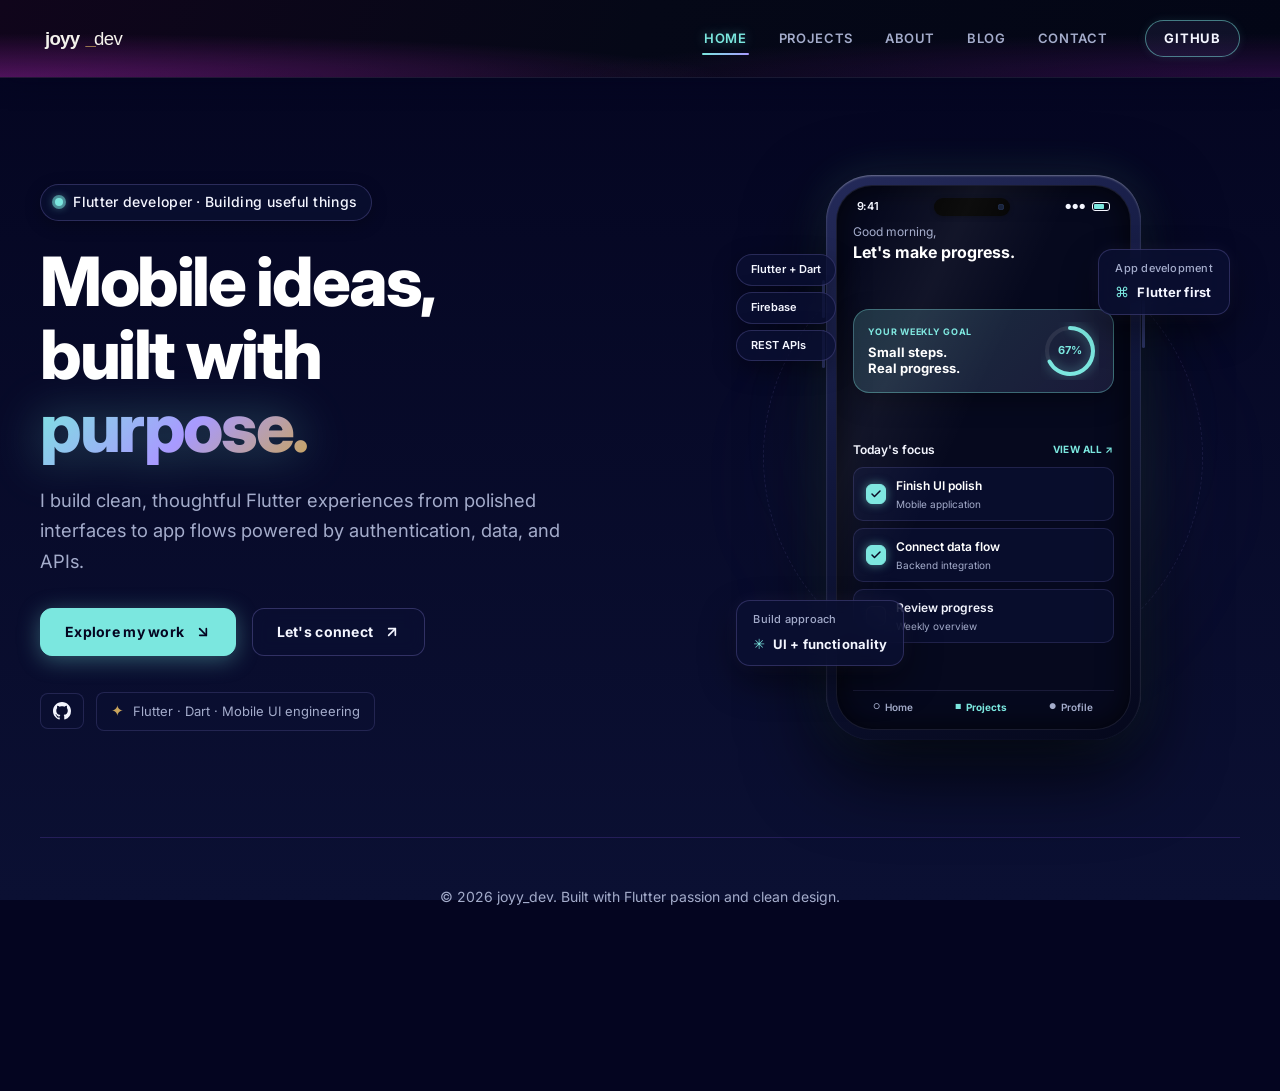
<file: index.html>
<!DOCTYPE html>
<html lang="en">
<head>
    <meta charset="UTF-8">
    <meta name="viewport" content="width=device-width, initial-scale=1.0">
    <title>joyy-dev · Flutter & Mobile UI Developer</title>
    <link rel="stylesheet" href="assets/css/style.css">
    <link rel="stylesheet" href="assets/css/responsive.css">
    <script src="assets/js/main.js" defer></script>
    <link rel="icon" href="favicon.svg" type="image/svg+xml"/>
</head>

<body>
    <a class="visually-hidden skip-link" href="#main">Skip to main content</a>

    <header class="topnav" id="header">
        <div class="wrapper topnav__wrapper">
            <a href="index.html" class="topnav__home" aria-label="joyy-dev homepage">
                <img src="assets/icons/joyy-dev-wordmark.svg" alt="joyy-dev logo" class="topnav__logo" width="150" height="34">
            </a>

            <!-- Mobile menu toggle button (hamburger / close) -->
            <button class="topnav__toggle" 
                    type="button" 
                    aria-label="Open navigation menu" 
                    aria-expanded="false" 
                    aria-controls="primary-nav">
                <span class="topnav__hamburger" aria-hidden="true">
                    <span class="topnav__hamburger-line"></span>
                    <span class="topnav__hamburger-line"></span>
                    <span class="topnav__hamburger-line"></span>
                </span>
            </button>

            <!-- Responsive Navigation -->
            <nav class="topnav__nav" id="primary-nav" aria-label="Primary navigation">
                <ul class="topnav_links">
                    <li class="topnav__item">
                        <a href="index.html" class="topnav__link topnav__link--active" aria-current="page">Home</a>
                    </li>
                    <li class="topnav__item">
                        <a href="projects/index.html" class="topnav__link">Projects</a>
                    </li>
                    <li class="topnav__item">
                        <a href="about.html" class="topnav__link">About</a>
                    </li>
                    <li class="topnav__item">
                        <a href="blog/index.html" class="topnav__link">Blog</a>
                    </li>
                    <li class="topnav__item">
                        <a href="contact.html" class="topnav__link">Contact</a>
                    </li>
                </ul>

                <div class="topnav__actions">
                    <a href="https://github.com/joyy-dev" target="_blank" rel="noopener noreferrer" class="topnav__cta">
                        Github
                    </a>
                </div>
            </nav>
        </div>

        <!-- Dimmed backdrop for mobile drawer -->
        <div class="topnav__backdrop" aria-hidden="true"></div>
    </header>

    <main id="main">
        <!-- Hero Section -->
        <section class="hero" id="home">
            <div class="wrapper hero__wrapper">
                
                <!-- Left: Hero Text & Actions -->
                <div class="hero__content">
                    
                    <!-- Availability / Role Status Badge -->
                    <div class="hero__badge">
                        <span class="hero__badge-pulse" aria-hidden="true">
                            <span class="hero__badge-dot"></span>
                        </span>
                        <span class="hero__badge-text">Flutter developer · Building useful things</span>
                    </div>

                    <!-- Main Heading -->
                    <h1 class="hero__title">
                        Mobile ideas,<br>
                        built with<br>
                        <span class="hero__title-gradient">purpose.</span>
                    </h1>

                    <!-- Lead Paragraph -->
                    <p class="hero__lead">
                        I build clean, thoughtful Flutter experiences from polished interfaces to app flows powered by authentication, data, and APIs.
                    </p>

                    <!-- Call To Action Buttons -->
                    <div class="hero__cta-group">
                        <a href="projects/index.html" class="hero__btn hero__btn--primary">
                            <span>Explore my work</span>
                            <svg class="hero__btn-icon" width="16" height="16" viewBox="0 0 24 24" fill="none" stroke="currentColor" stroke-width="2.5" stroke-linecap="round" stroke-linejoin="round" aria-hidden="true">
                                <line x1="7" y1="7" x2="17" y2="17"></line>
                                <polyline points="17 7 17 17 7 17"></polyline>
                            </svg>
                        </a>
                        <a href="contact.html" class="hero__btn hero__btn--secondary">
                            <span>Let's connect</span>
                            <svg class="hero__btn-icon" width="16" height="16" viewBox="0 0 24 24" fill="none" stroke="currentColor" stroke-width="2.5" stroke-linecap="round" stroke-linejoin="round" aria-hidden="true">
                                <line x1="7" y1="17" x2="17" y2="7"></line>
                                <polyline points="7 7 17 7 17 17"></polyline>
                            </svg>
                        </a>
                    </div>

                    <!-- Tech Stack / Experience Badges -->
                    <div class="hero__chips">
                        <a href="https://github.com/joyy-dev" target="_blank" rel="noopener noreferrer" class="hero__chip hero__chip--icon" aria-label="GitHub Profile">
                            <svg width="18" height="18" viewBox="0 0 24 24" fill="currentColor" aria-hidden="true"><path d="M12 0C5.37 0 0 5.37 0 12c0 5.31 3.435 9.795 8.205 11.385.6.105.825-.255.825-.57 0-.285-.015-1.23-.015-2.235-3.015.555-3.795-.735-4.035-1.41-.135-.345-.72-1.41-1.23-1.695-.42-.225-1.02-.78-.015-.795.945-.015 1.62.87 1.845 1.23 1.08 1.815 2.805 1.305 3.495.99.105-.78.42-1.305.765-1.605-2.67-.3-5.46-1.335-5.46-5.925 0-1.305.465-2.385 1.23-3.225-.12-.3-.54-1.53.12-3.18 0 0 1.005-.315 3.3 1.23.96-.27 1.98-.405 3-.405s2.04.135 3 .405c2.295-1.56 3.3-1.23 3.3-1.23.66 1.65.24 2.88.12 3.18.765.84 1.23 1.905 1.23 3.225 0 4.605-2.805 5.625-5.475 5.925.435.375.81 1.095.81 2.22 0 1.605-.015 2.895-.015 3.3 0 .315.225.69.825.57A12.02 12.02 0 0024 12c0-6.63-5.37-12-12-12z"/></svg>
                        </a>
                        <div class="hero__chip hero__chip--badge">
                            <span class="hero__chip-spark" aria-hidden="true">✦</span>
                            <span>Flutter · Dart · Mobile UI engineering</span>
                        </div>
                    </div>
                </div>

                <!-- Right: Animated 3D Phone Mockup & Floating Cards -->
                <div class="hero__visual" id="heroVisual">
                    
                    <!-- Ambient Cosmic Backlight Glow -->
                    <div class="hero__glow hero__glow--primary" aria-hidden="true"></div>
                    <div class="hero__glow hero__glow--secondary" aria-hidden="true"></div>
                    <div class="hero__orbit-ring" aria-hidden="true"></div>

                    <!-- Orbiting Badge: Stack Chips (Left) -->
                    <div class="hero__float-stack">
                        <span class="hero__pill">Flutter + Dart</span>
                        <span class="hero__pill">Firebase</span>
                        <span class="hero__pill">REST APIs</span>
                    </div>

                    <!-- Orbiting Card: Top Right (App Development) -->
                    <div class="hero__card hero__card--top-right">
                        <span class="hero__card-label">App development</span>
                        <div class="hero__card-content">
                            <span class="hero__card-icon" aria-hidden="true">⌘</span>
                            <span class="hero__card-text">Flutter first</span>
                        </div>
                    </div>

                    <!-- Orbiting Card: Bottom Left (Build Approach) -->
                    <div class="hero__card hero__card--bottom-left">
                        <span class="hero__card-label">Build approach</span>
                        <div class="hero__card-content">
                            <span class="hero__card-icon hero__card-icon--spin" aria-hidden="true">✳</span>
                            <span class="hero__card-text">UI + functionality</span>
                        </div>
                    </div>

                    <!-- Interactive Phone Mockup Chassis -->
                    <div class="mockup-phone" id="phoneMockup">
                        <!-- Outer hardware buttons -->
                        <div class="mockup-phone__btn mockup-phone__btn--vol-up" aria-hidden="true"></div>
                        <div class="mockup-phone__btn mockup-phone__btn--vol-down" aria-hidden="true"></div>
                        <div class="mockup-phone__btn mockup-phone__btn--power" aria-hidden="true"></div>

                        <!-- Phone Bezel & Screen -->
                        <div class="mockup-phone__screen">
                            
                            <!-- Screen Glass Glare Shimmer -->
                            <div class="mockup-phone__glare" aria-hidden="true"></div>

                            <!-- Dynamic Island & Status Bar -->
                            <div class="mockup-phone__status">
                                <span class="mockup-phone__time">9:41</span>
                                <div class="mockup-phone__island">
                                    <span class="mockup-phone__camera"></span>
                                </div>
                                <div class="mockup-phone__icons" aria-hidden="true">
                                    <span class="mockup-phone__signal">●●●</span>
                                    <div class="mockup-phone__battery">
                                        <div class="mockup-phone__battery-level"></div>
                                    </div>
                                </div>
                            </div>

                            <!-- Inside Phone App UI -->
                            <div class="mockup-app">
                                
                                <!-- Greeting & Header -->
                                <div class="mockup-app__header">
                                    <span class="mockup-app__subtitle">Good morning,</span>
                                    <h2 class="mockup-app__title">Let's make progress.</h2>
                                </div>

                                <!-- Weekly Goal Card with Animated Circular Progress -->
                                <div class="mockup-goal-card">
                                    <div class="mockup-goal-card__info">
                                        <span class="mockup-goal-card__tag">YOUR WEEKLY GOAL</span>
                                        <p class="mockup-goal-card__heading">Small steps.<br>Real progress.</p>
                                    </div>
                                    <div class="mockup-goal-card__progress">
                                        <svg class="mockup-progress-ring" width="58" height="58" viewBox="0 0 58 58" aria-hidden="true">
                                            <circle class="mockup-progress-ring__bg" cx="29" cy="29" r="23" />
                                            <circle class="mockup-progress-ring__fill" id="goalProgressRing" cx="29" cy="29" r="23" />
                                        </svg>
                                        <span class="mockup-progress-ring__text" id="goalProgressText">75%</span>
                                    </div>
                                </div>

                                <!-- Today's Focus Section -->
                                <div class="mockup-tasks">
                                    <div class="mockup-tasks__head">
                                        <span class="mockup-tasks__title">Today's focus</span>
                                        <span class="mockup-tasks__link">VIEW ALL ↗</span>
                                    </div>

                                    <ul class="mockup-tasks__list" role="list">
                                        <!-- Task 1 (Interactive Clickable) -->
                                        <li class="mockup-task-item is-checked" tabindex="0" role="checkbox" aria-checked="true">
                                            <div class="mockup-task-item__check">
                                                <svg width="12" height="12" viewBox="0 0 24 24" fill="none" stroke="currentColor" stroke-width="3" stroke-linecap="round" stroke-linejoin="round" aria-hidden="true"><polyline points="20 6 9 17 4 12"></polyline></svg>
                                            </div>
                                            <div class="mockup-task-item__text">
                                                <span class="mockup-task-item__name">Finish UI polish</span>
                                                <span class="mockup-task-item__desc">Mobile application</span>
                                            </div>
                                        </li>

                                        <!-- Task 2 (Interactive Clickable) -->
                                        <li class="mockup-task-item is-checked" tabindex="0" role="checkbox" aria-checked="true">
                                            <div class="mockup-task-item__check">
                                                <svg width="12" height="12" viewBox="0 0 24 24" fill="none" stroke="currentColor" stroke-width="3" stroke-linecap="round" stroke-linejoin="round" aria-hidden="true"><polyline points="20 6 9 17 4 12"></polyline></svg>
                                            </div>
                                            <div class="mockup-task-item__text">
                                                <span class="mockup-task-item__name">Connect data flow</span>
                                                <span class="mockup-task-item__desc">Backend integration</span>
                                            </div>
                                        </li>

                                        <!-- Task 3 (Interactive Clickable) -->
                                        <li class="mockup-task-item" tabindex="0" role="checkbox" aria-checked="false">
                                            <div class="mockup-task-item__check">
                                                <svg width="12" height="12" viewBox="0 0 24 24" fill="none" stroke="currentColor" stroke-width="3" stroke-linecap="round" stroke-linejoin="round" aria-hidden="true"><line x1="12" y1="5" x2="12" y2="19"></line><line x1="5" y1="12" x2="19" y2="12"></line></svg>
                                            </div>
                                            <div class="mockup-task-item__text">
                                                <span class="mockup-task-item__name">Review progress</span>
                                                <span class="mockup-task-item__desc">Weekly overview</span>
                                            </div>
                                        </li>
                                    </ul>
                                </div>

                                <!-- In-Phone Bottom Navigation Bar -->
                                <div class="mockup-nav" aria-hidden="true">
                                    <div class="mockup-nav__item">
                                        <span class="mockup-nav__dot">○</span>
                                        <span>Home</span>
                                    </div>
                                    <div class="mockup-nav__item is-active">
                                        <span class="mockup-nav__icon">■</span>
                                        <span>Projects</span>
                                    </div>
                                    <div class="mockup-nav__item">
                                        <span class="mockup-nav__dot">●</span>
                                        <span>Profile</span>
                                    </div>
                                </div>

                            </div><!-- /.mockup-app -->

                        </div><!-- /.mockup-phone__screen -->
                    </div><!-- /.mockup-phone -->

                </div><!-- /.hero__visual -->

            </div><!-- /.wrapper.hero__wrapper -->
        </section>
    </main>

    <footer>
        <div class="wrapper" style="text-align: center; padding-block: 3rem; border-top: 1px solid rgba(139, 92, 246, 0.2); color: var(--c-muted); font-size: 0.875rem;">
            <p>&copy; 2026 joyy_dev. Built with Flutter passion and clean design.</p>
        </div>
    </footer>
</body>
</html>
</file>
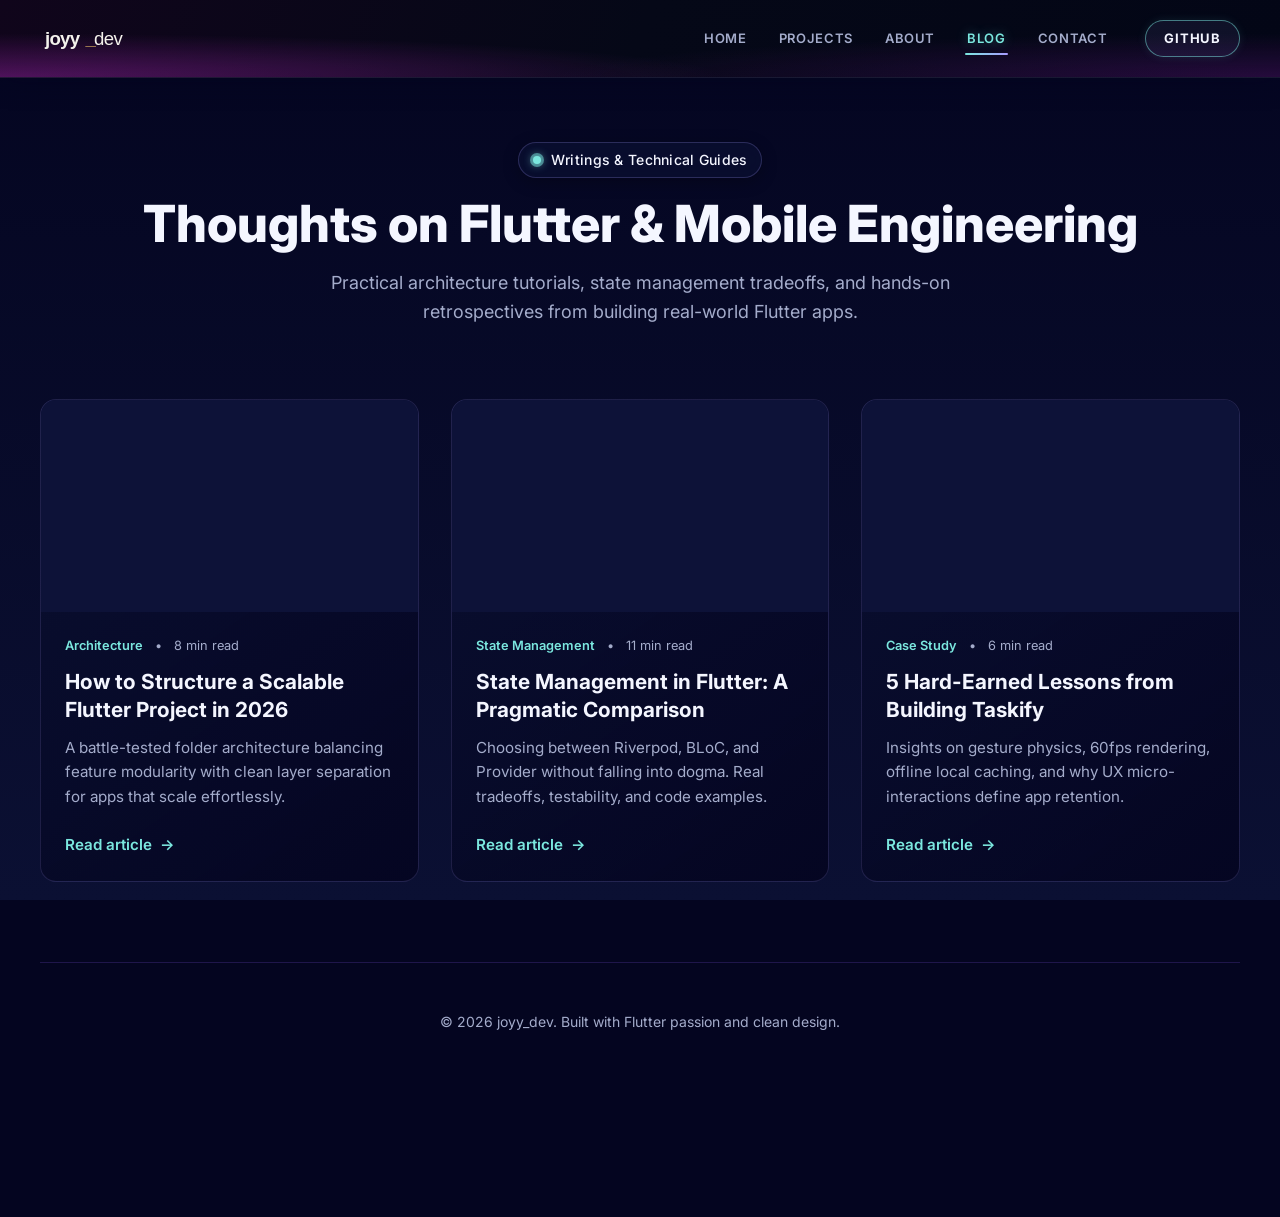
<file: blog/index.html>
<!DOCTYPE html>
<html lang="en">
<head>
    <meta charset="UTF-8">
    <meta name="viewport" content="width=device-width, initial-scale=1.0">
    <title>Blog · joyy_dev · Flutter Engineering & Thoughts</title>
    <link rel="stylesheet" href="../assets/css/style.css">
    <link rel="stylesheet" href="../assets/css/responsive.css">
    <link rel="stylesheet" href="../assets/css/blog.css">
    <script src="../assets/js/main.js" defer></script>
    <script src="../assets/js/blog.js" defer></script>
    <link rel="icon" href="../favicon.svg" type="image/svg+xml"/>
</head>
<body>
    <a class="visually-hidden skip-link" href="#main">Skip to main content</a>

    <header class="topnav" id="header">
        <div class="wrapper topnav__wrapper">
            <a href="../index.html" class="topnav__home" aria-label="joyy-dev homepage">
                <img src="../assets/icons/joyy-dev-wordmark.svg" alt="joyy-dev logo" class="topnav__logo" width="150" height="34">
            </a>

            <button class="topnav__toggle" 
                    type="button" 
                    aria-label="Open navigation menu" 
                    aria-expanded="false" 
                    aria-controls="primary-nav">
                <span class="topnav__hamburger" aria-hidden="true">
                    <span class="topnav__hamburger-line"></span>
                    <span class="topnav__hamburger-line"></span>
                    <span class="topnav__hamburger-line"></span>
                </span>
            </button>

            <nav class="topnav__nav" id="primary-nav" aria-label="Primary navigation">
                <ul class="topnav_links">
                    <li class="topnav__item">
                        <a href="../index.html" class="topnav__link">Home</a>
                    </li>
                    <li class="topnav__item">
                        <a href="../projects/index.html" class="topnav__link">Projects</a>
                    </li>
                    <li class="topnav__item">
                        <a href="../about.html" class="topnav__link">About</a>
                    </li>
                    <li class="topnav__item">
                        <a href="index.html" class="topnav__link topnav__link--active" aria-current="page">Blog</a>
                    </li>
                    <li class="topnav__item">
                        <a href="../contact.html" class="topnav__link">Contact</a>
                    </li>
                </ul>

                <div class="topnav__actions">
                    <a href="https://github.com/joyy-dev" target="_blank" rel="noopener noreferrer" class="topnav__cta">
                        Github
                    </a>
                </div>
            </nav>
        </div>
        <div class="topnav__backdrop" aria-hidden="true"></div>
    </header>

    <main id="main">
        <div class="wrapper">
            <header class="blog-hero">
                <div class="hero__badge" style="display: inline-flex; margin-bottom: 1rem;">
                    <span class="hero__badge-pulse" aria-hidden="true">
                        <span class="hero__badge-dot"></span>
                    </span>
                    <span class="hero__badge-text">Writings & Technical Guides</span>
                </div>
                <h1 class="blog-hero__title">Thoughts on Flutter & Mobile Engineering</h1>
                <p class="blog-hero__subtitle">
                    Practical architecture tutorials, state management tradeoffs, and hands-on retrospectives from building real-world Flutter apps.
                </p>
            </header>

            <section class="blog-grid">
                
                <!-- Article 1: Flutter Project Structure -->
                <article class="blog-card">
                    <div class="blog-card__media">
                        <img src="../assets/images/blog/flutter-project-structure.webp" alt="Flutter project structure article thumbnail" class="blog-card__img">
                    </div>
                    <div class="blog-card__body">
                        <div class="blog-card__meta">
                            <span class="blog-card__category">Architecture</span>
                            <span>•</span>
                            <span>8 min read</span>
                        </div>
                        <h2 class="blog-card__title">How to Structure a Scalable Flutter Project in 2026</h2>
                        <p class="blog-card__desc">
                            A battle-tested folder architecture balancing feature modularity with clean layer separation for apps that scale effortlessly.
                        </p>
                        <a href="flutter-project-structure/index.html" class="blog-card__link">
                            <span>Read article</span>
                            <span>→</span>
                        </a>
                    </div>
                </article>

                <!-- Article 2: Flutter State Management -->
                <article class="blog-card">
                    <div class="blog-card__media">
                        <img src="../assets/images/blog/flutter-state-management.webp" alt="Flutter state management article thumbnail" class="blog-card__img">
                    </div>
                    <div class="blog-card__body">
                        <div class="blog-card__meta">
                            <span class="blog-card__category">State Management</span>
                            <span>•</span>
                            <span>11 min read</span>
                        </div>
                        <h2 class="blog-card__title">State Management in Flutter: A Pragmatic Comparison</h2>
                        <p class="blog-card__desc">
                            Choosing between Riverpod, BLoC, and Provider without falling into dogma. Real tradeoffs, testability, and code examples.
                        </p>
                        <a href="flutter-state-management/index.html" class="blog-card__link">
                            <span>Read article</span>
                            <span>→</span>
                        </a>
                    </div>
                </article>

                <!-- Article 3: Lessons from Building Taskify -->
                <article class="blog-card">
                    <div class="blog-card__media">
                        <img src="../assets/images/projects/taskify.webp" alt="Taskify app screenshot" class="blog-card__img">
                    </div>
                    <div class="blog-card__body">
                        <div class="blog-card__meta">
                            <span class="blog-card__category">Case Study</span>
                            <span>•</span>
                            <span>6 min read</span>
                        </div>
                        <h2 class="blog-card__title">5 Hard-Earned Lessons from Building Taskify</h2>
                        <p class="blog-card__desc">
                            Insights on gesture physics, 60fps rendering, offline local caching, and why UX micro-interactions define app retention.
                        </p>
                        <a href="lessons-from-building-taskify/index.html" class="blog-card__link">
                            <span>Read article</span>
                            <span>→</span>
                        </a>
                    </div>
                </article>

            </section>
        </div>
    </main>

    <footer>
        <div class="wrapper" style="text-align: center; padding-block: 3rem; border-top: 1px solid rgba(139, 92, 246, 0.2); color: var(--c-muted); font-size: 0.875rem;">
            <p>&copy; 2026 joyy_dev. Built with Flutter passion and clean design.</p>
        </div>
    </footer>
</body>
</html>
</file>
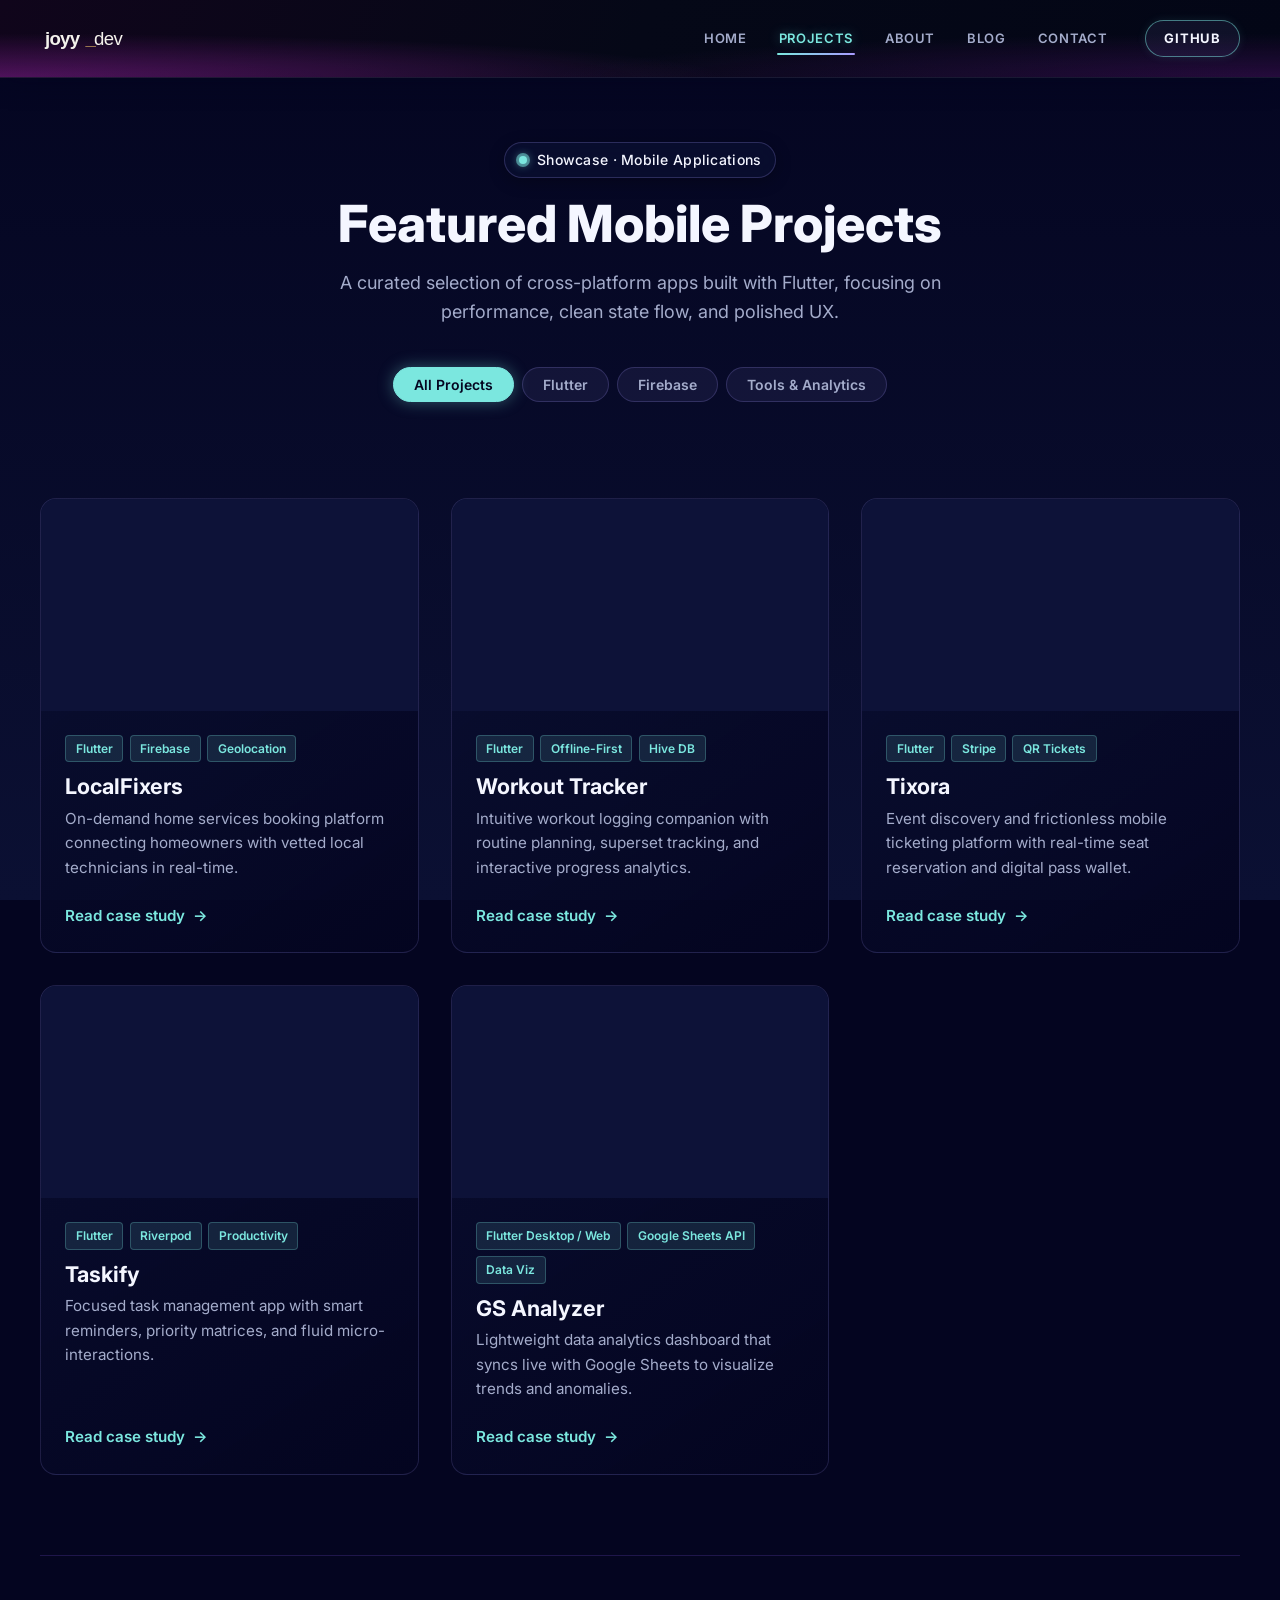
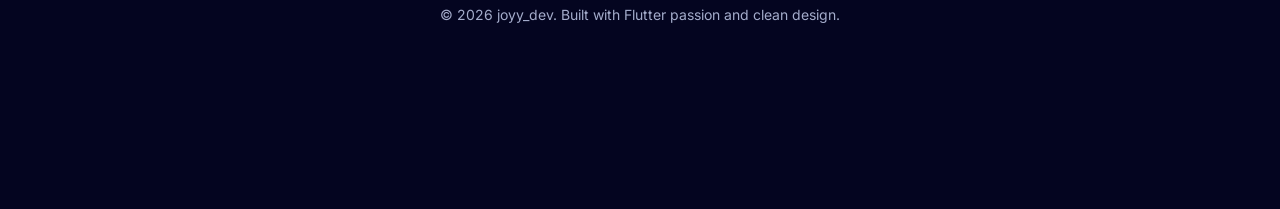
<file: projects/index.html>
<!DOCTYPE html>
<html lang="en">
<head>
    <meta charset="UTF-8">
    <meta name="viewport" content="width=device-width, initial-scale=1.0">
    <title>Projects · joyy_dev · Flutter Applications</title>
    <link rel="stylesheet" href="../assets/css/style.css">
    <link rel="stylesheet" href="../assets/css/responsive.css">
    <link rel="stylesheet" href="../assets/css/projects.css">
    <script src="../assets/js/main.js" defer></script>
    <script src="../assets/js/projects.js" defer></script>
    <link rel="icon" href="../favicon.svg" type="image/svg+xml"/>
</head>
<body>
    <a class="visually-hidden skip-link" href="#main">Skip to main content</a>

    <header class="topnav" id="header">
        <div class="wrapper topnav__wrapper">
            <a href="../index.html" class="topnav__home" aria-label="joyy-dev homepage">
                <img src="../assets/icons/joyy-dev-wordmark.svg" alt="joyy-dev logo" class="topnav__logo" width="150" height="34">
            </a>

            <button class="topnav__toggle" 
                    type="button" 
                    aria-label="Open navigation menu" 
                    aria-expanded="false" 
                    aria-controls="primary-nav">
                <span class="topnav__hamburger" aria-hidden="true">
                    <span class="topnav__hamburger-line"></span>
                    <span class="topnav__hamburger-line"></span>
                    <span class="topnav__hamburger-line"></span>
                </span>
            </button>

            <nav class="topnav__nav" id="primary-nav" aria-label="Primary navigation">
                <ul class="topnav_links">
                    <li class="topnav__item">
                        <a href="../index.html" class="topnav__link">Home</a>
                    </li>
                    <li class="topnav__item">
                        <a href="index.html" class="topnav__link topnav__link--active" aria-current="page">Projects</a>
                    </li>
                    <li class="topnav__item">
                        <a href="../about.html" class="topnav__link">About</a>
                    </li>
                    <li class="topnav__item">
                        <a href="../blog/index.html" class="topnav__link">Blog</a>
                    </li>
                    <li class="topnav__item">
                        <a href="../contact.html" class="topnav__link">Contact</a>
                    </li>
                </ul>

                <div class="topnav__actions">
                    <a href="https://github.com/joyy-dev" target="_blank" rel="noopener noreferrer" class="topnav__cta">
                        Github
                    </a>
                </div>
            </nav>
        </div>
        <div class="topnav__backdrop" aria-hidden="true"></div>
    </header>

    <main id="main">
        <div class="wrapper">
            <header class="projects-hero">
                <div class="hero__badge" style="display: inline-flex; margin-bottom: 1rem;">
                    <span class="hero__badge-pulse" aria-hidden="true">
                        <span class="hero__badge-dot"></span>
                    </span>
                    <span class="hero__badge-text">Showcase · Mobile Applications</span>
                </div>
                <h1 class="projects-hero__title">Featured Mobile Projects</h1>
                <p class="projects-hero__subtitle">
                    A curated selection of cross-platform apps built with Flutter, focusing on performance, clean state flow, and polished UX.
                </p>

                <!-- Filter Controls -->
                <div class="projects-filter">
                    <button class="projects-filter__btn is-active" data-filter="all">All Projects</button>
                    <button class="projects-filter__btn" data-filter="flutter">Flutter</button>
                    <button class="projects-filter__btn" data-filter="firebase">Firebase</button>
                    <button class="projects-filter__btn" data-filter="tool">Tools & Analytics</button>
                </div>
            </header>

            <!-- Projects Grid -->
            <section class="projects-grid">
                
                <!-- 1. LocalFixers -->
                <article class="project-card" data-category="flutter firebase">
                    <div class="project-card__media">
                        <img src="../assets/images/projects/localfixers.webp" alt="LocalFixers App preview" class="project-card__img">
                    </div>
                    <div class="project-card__body">
                        <div class="project-card__tags">
                            <span class="project-tag">Flutter</span>
                            <span class="project-tag">Firebase</span>
                            <span class="project-tag">Geolocation</span>
                        </div>
                        <h2 class="project-card__title">LocalFixers</h2>
                        <p class="project-card__desc">
                            On-demand home services booking platform connecting homeowners with vetted local technicians in real-time.
                        </p>
                        <a href="localfixers.html" class="project-card__link">
                            <span>Read case study</span>
                            <span>→</span>
                        </a>
                    </div>
                </article>

                <!-- 2. Workout Tracker -->
                <article class="project-card" data-category="flutter">
                    <div class="project-card__media">
                        <img src="../assets/images/projects/workout-tracker.webp" alt="Workout Tracker preview" class="project-card__img">
                    </div>
                    <div class="project-card__body">
                        <div class="project-card__tags">
                            <span class="project-tag">Flutter</span>
                            <span class="project-tag">Offline-First</span>
                            <span class="project-tag">Hive DB</span>
                        </div>
                        <h2 class="project-card__title">Workout Tracker</h2>
                        <p class="project-card__desc">
                            Intuitive workout logging companion with routine planning, superset tracking, and interactive progress analytics.
                        </p>
                        <a href="workout-tracker.html" class="project-card__link">
                            <span>Read case study</span>
                            <span>→</span>
                        </a>
                    </div>
                </article>

                <!-- 3. Tixora -->
                <article class="project-card" data-category="flutter firebase">
                    <div class="project-card__media">
                        <img src="../assets/images/projects/tixora.webp" alt="Tixora App preview" class="project-card__img">
                    </div>
                    <div class="project-card__body">
                        <div class="project-card__tags">
                            <span class="project-tag">Flutter</span>
                            <span class="project-tag">Stripe</span>
                            <span class="project-tag">QR Tickets</span>
                        </div>
                        <h2 class="project-card__title">Tixora</h2>
                        <p class="project-card__desc">
                            Event discovery and frictionless mobile ticketing platform with real-time seat reservation and digital pass wallet.
                        </p>
                        <a href="tixora.html" class="project-card__link">
                            <span>Read case study</span>
                            <span>→</span>
                        </a>
                    </div>
                </article>

                <!-- 4. Taskify -->
                <article class="project-card" data-category="flutter">
                    <div class="project-card__media">
                        <img src="../assets/images/projects/taskify.webp" alt="Taskify App preview" class="project-card__img">
                    </div>
                    <div class="project-card__body">
                        <div class="project-card__tags">
                            <span class="project-tag">Flutter</span>
                            <span class="project-tag">Riverpod</span>
                            <span class="project-tag">Productivity</span>
                        </div>
                        <h2 class="project-card__title">Taskify</h2>
                        <p class="project-card__desc">
                            Focused task management app with smart reminders, priority matrices, and fluid micro-interactions.
                        </p>
                        <a href="taskify.html" class="project-card__link">
                            <span>Read case study</span>
                            <span>→</span>
                        </a>
                    </div>
                </article>

                <!-- 5. GS Analyzer -->
                <article class="project-card" data-category="tool flutter">
                    <div class="project-card__media">
                        <img src="../assets/images/projects/gs-analyzer.webp" alt="GS Analyzer preview" class="project-card__img">
                    </div>
                    <div class="project-card__body">
                        <div class="project-card__tags">
                            <span class="project-tag">Flutter Desktop / Web</span>
                            <span class="project-tag">Google Sheets API</span>
                            <span class="project-tag">Data Viz</span>
                        </div>
                        <h2 class="project-card__title">GS Analyzer</h2>
                        <p class="project-card__desc">
                            Lightweight data analytics dashboard that syncs live with Google Sheets to visualize trends and anomalies.
                        </p>
                        <a href="gs-analyzer.html" class="project-card__link">
                            <span>Read case study</span>
                            <span>→</span>
                        </a>
                    </div>
                </article>

            </section>
        </div>
    </main>

    <footer>
        <div class="wrapper" style="text-align: center; padding-block: 3rem; border-top: 1px solid rgba(139, 92, 246, 0.2); color: var(--c-muted); font-size: 0.875rem;">
            <p>&copy; 2026 joyy_dev. Built with Flutter passion and clean design.</p>
        </div>
    </footer>
</body>
</html>
</file>
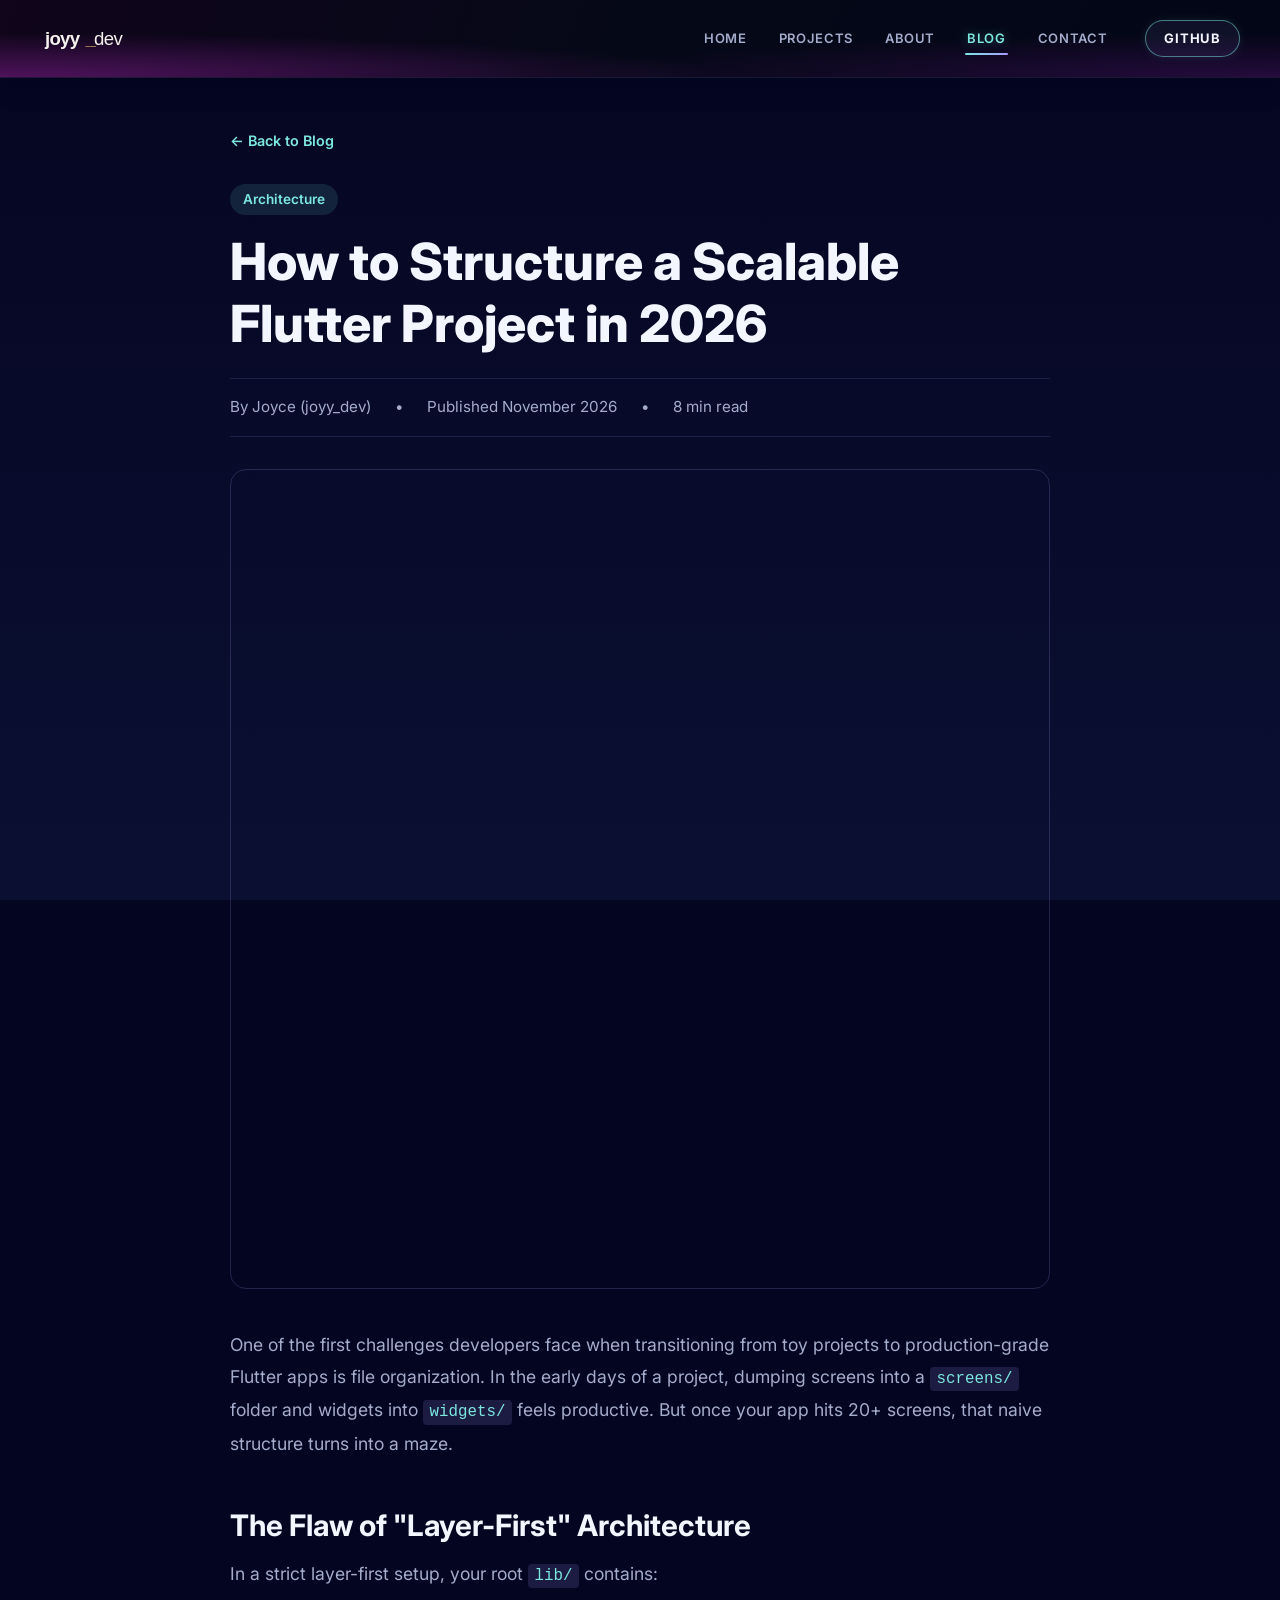
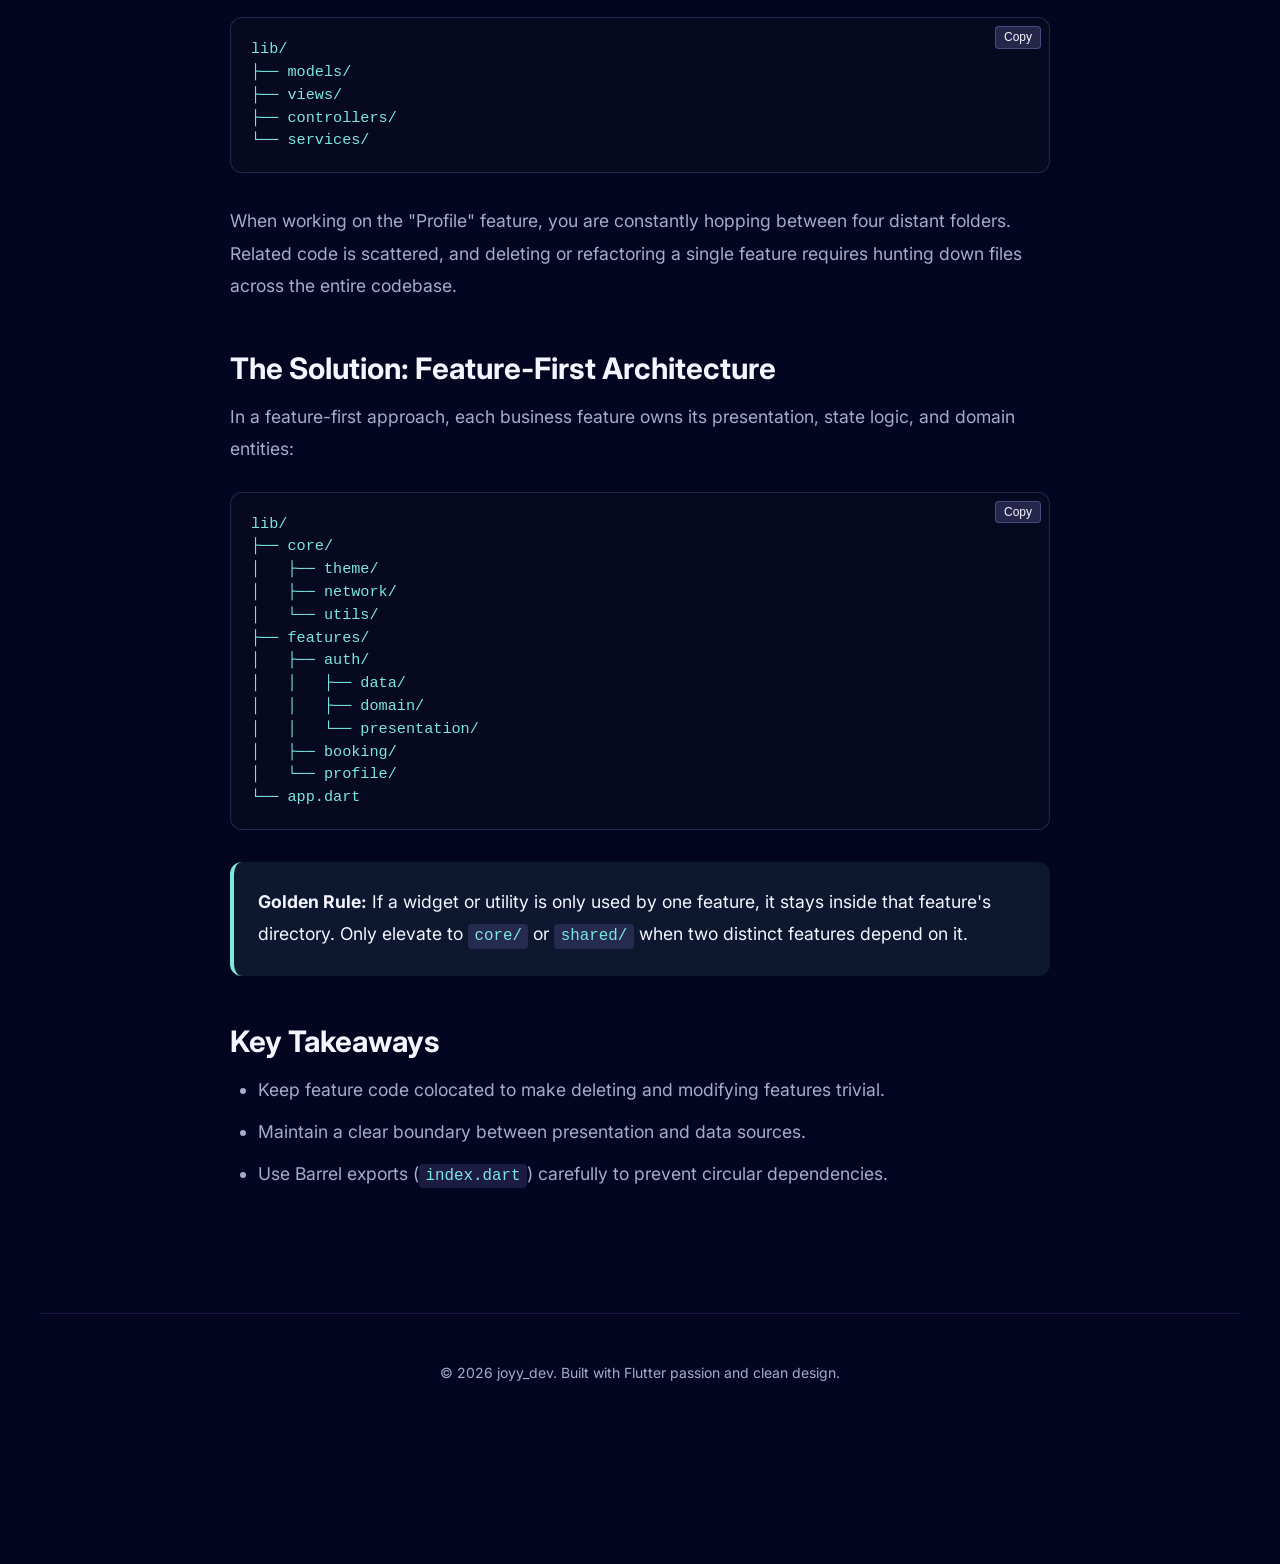
<file: blog/flutter-project-structure/index.html>
<!DOCTYPE html>
<html lang="en">
<head>
    <meta charset="UTF-8">
    <meta name="viewport" content="width=device-width, initial-scale=1.0">
    <title>How to Structure a Scalable Flutter Project in 2026 · joyy_dev</title>
    <link rel="stylesheet" href="../../assets/css/style.css">
    <link rel="stylesheet" href="../../assets/css/responsive.css">
    <link rel="stylesheet" href="../../assets/css/blog.css">
    <script src="../../assets/js/main.js" defer></script>
    <script src="../../assets/js/blog.js" defer></script>
    <link rel="icon" href="../../favicon.svg" type="image/svg+xml"/>
</head>
<body>
    <a class="visually-hidden skip-link" href="#main">Skip to main content</a>

    <header class="topnav" id="header">
        <div class="wrapper topnav__wrapper">
            <a href="../../index.html" class="topnav__home" aria-label="joyy-dev homepage">
                <img src="../../assets/icons/joyy-dev-wordmark.svg" alt="joyy-dev logo" class="topnav__logo" width="150" height="34">
            </a>

            <button class="topnav__toggle" 
                    type="button" 
                    aria-label="Open navigation menu" 
                    aria-expanded="false" 
                    aria-controls="primary-nav">
                <span class="topnav__hamburger" aria-hidden="true">
                    <span class="topnav__hamburger-line"></span>
                    <span class="topnav__hamburger-line"></span>
                    <span class="topnav__hamburger-line"></span>
                </span>
            </button>

            <nav class="topnav__nav" id="primary-nav" aria-label="Primary navigation">
                <ul class="topnav_links">
                    <li class="topnav__item">
                        <a href="../../index.html" class="topnav__link">Home</a>
                    </li>
                    <li class="topnav__item">
                        <a href="../../projects/index.html" class="topnav__link">Projects</a>
                    </li>
                    <li class="topnav__item">
                        <a href="../../about.html" class="topnav__link">About</a>
                    </li>
                    <li class="topnav__item">
                        <a href="../index.html" class="topnav__link topnav__link--active" aria-current="page">Blog</a>
                    </li>
                    <li class="topnav__item">
                        <a href="../../contact.html" class="topnav__link">Contact</a>
                    </li>
                </ul>

                <div class="topnav__actions">
                    <a href="https://github.com/joyy-dev" target="_blank" rel="noopener noreferrer" class="topnav__cta">
                        Github
                    </a>
                </div>
            </nav>
        </div>
        <div class="topnav__backdrop" aria-hidden="true"></div>
    </header>

    <main id="main">
        <div class="wrapper">
            <article class="article-container">
                <a href="../index.html" class="article-back">← Back to Blog</a>

                <header class="article-header">
                    <span class="article-category">Architecture</span>
                    <h1 class="article-title">How to Structure a Scalable Flutter Project in 2026</h1>
                    
                    <div class="article-meta">
                        <span>By Joyce (joyy_dev)</span>
                        <span>•</span>
                        <span>Published November 2026</span>
                        <span>•</span>
                        <span>8 min read</span>
                    </div>

                    <img src="../../assets/images/blog/flutter-project-structure.webp" alt="Flutter project structure illustration" class="article-hero-img">
                </header>

                <div class="article-content">
                    <p>
                        One of the first challenges developers face when transitioning from toy projects to production-grade Flutter apps is file organization. In the early days of a project, dumping screens into a <code>screens/</code> folder and widgets into <code>widgets/</code> feels productive. But once your app hits 20+ screens, that naive structure turns into a maze.
                    </p>

                    <h2>The Flaw of "Layer-First" Architecture</h2>
                    <p>
                        In a strict layer-first setup, your root <code>lib/</code> contains:
                    </p>
                    <pre><code>lib/
├── models/
├── views/
├── controllers/
└── services/</code></pre>
                    <p>
                        When working on the "Profile" feature, you are constantly hopping between four distant folders. Related code is scattered, and deleting or refactoring a single feature requires hunting down files across the entire codebase.
                    </p>

                    <h2>The Solution: Feature-First Architecture</h2>
                    <p>
                        In a feature-first approach, each business feature owns its presentation, state logic, and domain entities:
                    </p>
                    <pre><code>lib/
├── core/
│   ├── theme/
│   ├── network/
│   └── utils/
├── features/
│   ├── auth/
│   │   ├── data/
│   │   ├── domain/
│   │   └── presentation/
│   ├── booking/
│   └── profile/
└── app.dart</code></pre>

                    <div class="article-callout">
                        <p><strong>Golden Rule:</strong> If a widget or utility is only used by one feature, it stays inside that feature's directory. Only elevate to <code>core/</code> or <code>shared/</code> when two distinct features depend on it.</p>
                    </div>

                    <h2>Key Takeaways</h2>
                    <ul>
                        <li>Keep feature code colocated to make deleting and modifying features trivial.</li>
                        <li>Maintain a clear boundary between presentation and data sources.</li>
                        <li>Use Barrel exports (<code>index.dart</code>) carefully to prevent circular dependencies.</li>
                    </ul>
                </div>
            </article>
        </div>
    </main>

    <footer>
        <div class="wrapper" style="text-align: center; padding-block: 3rem; border-top: 1px solid rgba(139, 92, 246, 0.2); color: var(--c-muted); font-size: 0.875rem;">
            <p>&copy; 2026 joyy_dev. Built with Flutter passion and clean design.</p>
        </div>
    </footer>
</body>
</html>
</file>
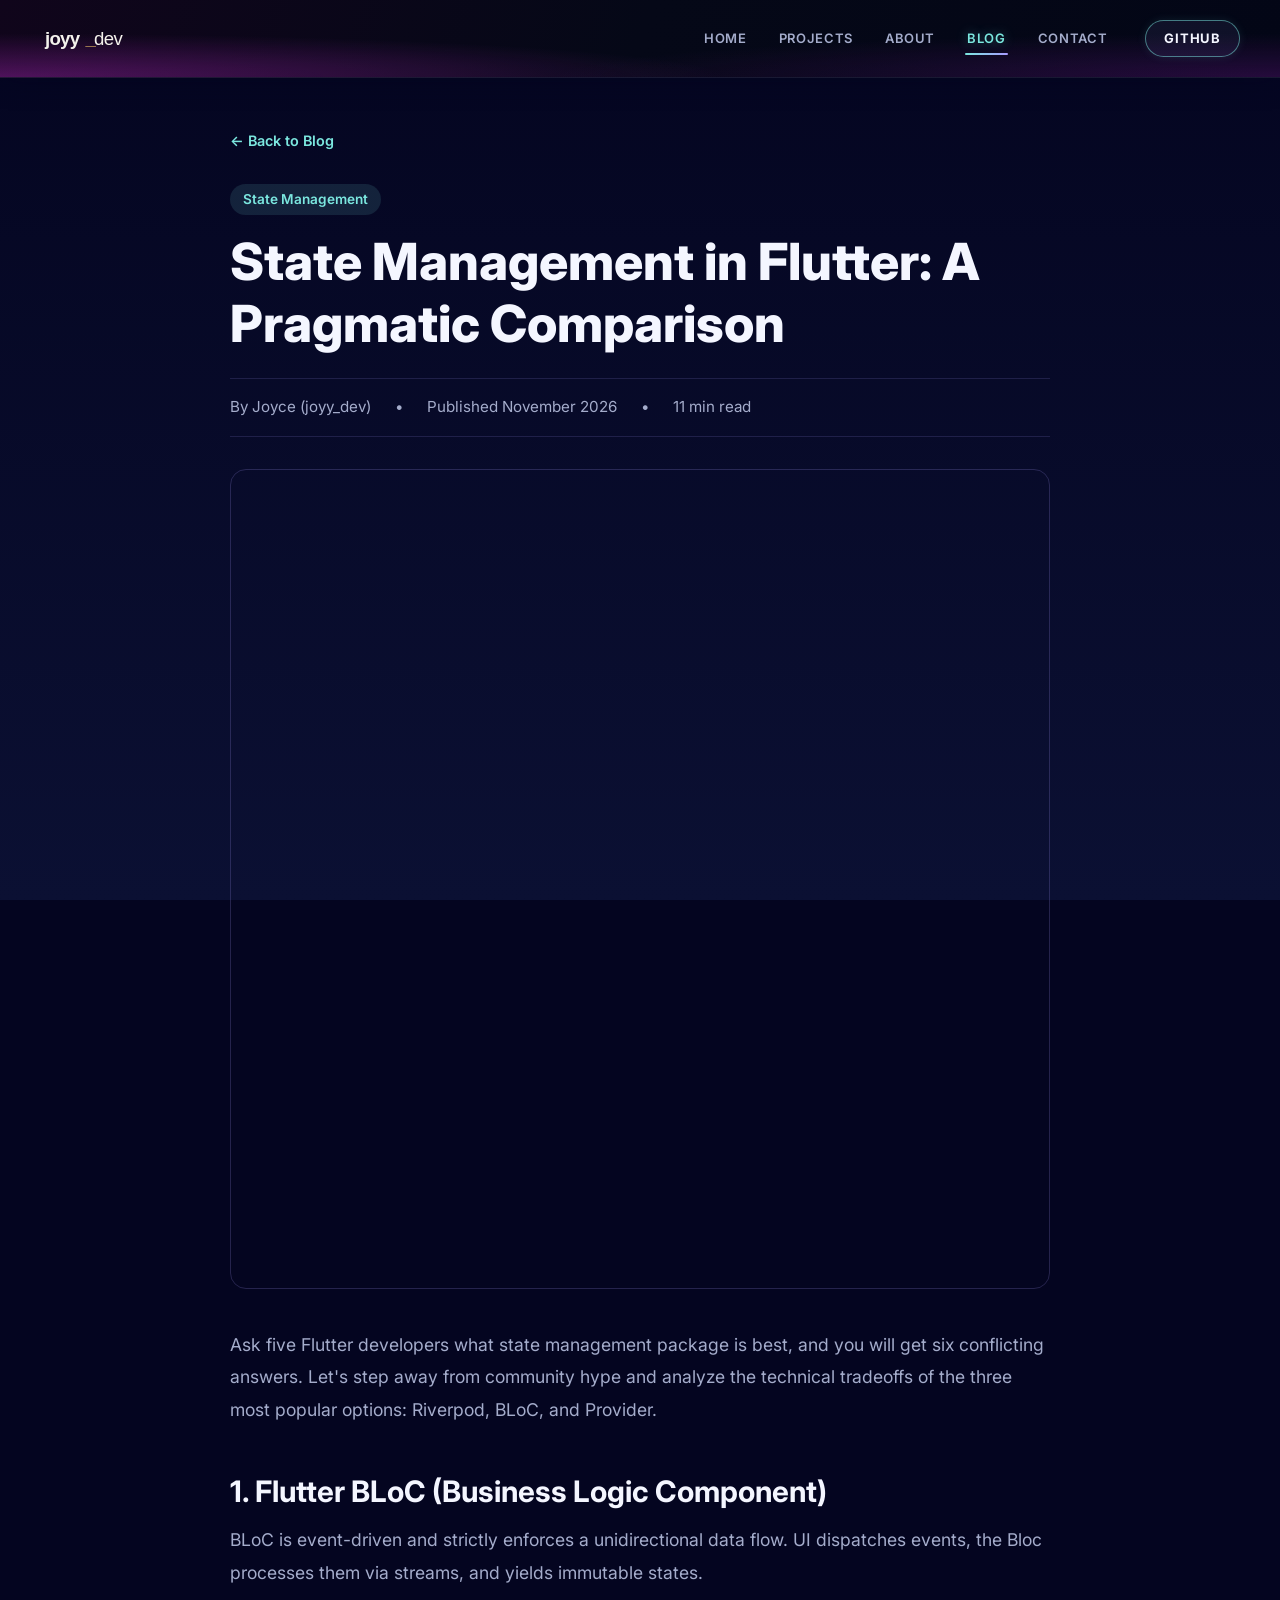
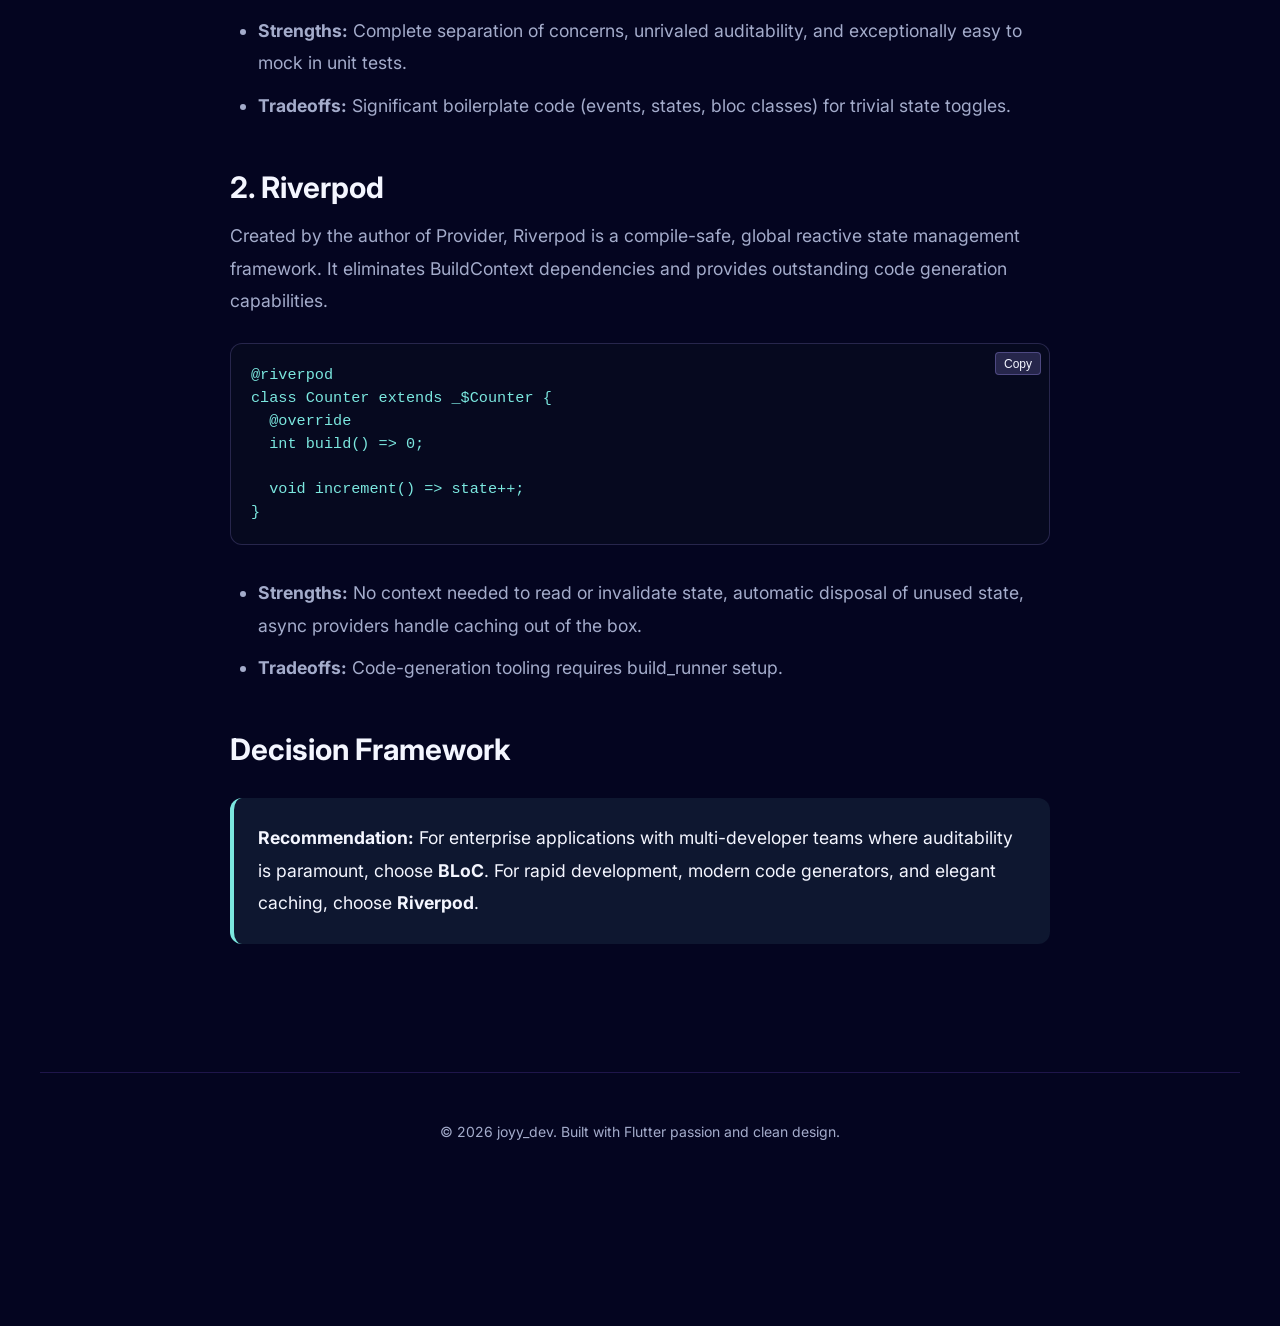
<file: blog/flutter-state-management/index.html>
<!DOCTYPE html>
<html lang="en">
<head>
    <meta charset="UTF-8">
    <meta name="viewport" content="width=device-width, initial-scale=1.0">
    <title>State Management in Flutter: A Pragmatic Comparison · joyy_dev</title>
    <link rel="stylesheet" href="../../assets/css/style.css">
    <link rel="stylesheet" href="../../assets/css/responsive.css">
    <link rel="stylesheet" href="../../assets/css/blog.css">
    <script src="../../assets/js/main.js" defer></script>
    <script src="../../assets/js/blog.js" defer></script>
    <link rel="icon" href="../../favicon.svg" type="image/svg+xml"/>
</head>
<body>
    <a class="visually-hidden skip-link" href="#main">Skip to main content</a>

    <header class="topnav" id="header">
        <div class="wrapper topnav__wrapper">
            <a href="../../index.html" class="topnav__home" aria-label="joyy-dev homepage">
                <img src="../../assets/icons/joyy-dev-wordmark.svg" alt="joyy-dev logo" class="topnav__logo" width="150" height="34">
            </a>

            <button class="topnav__toggle" 
                    type="button" 
                    aria-label="Open navigation menu" 
                    aria-expanded="false" 
                    aria-controls="primary-nav">
                <span class="topnav__hamburger" aria-hidden="true">
                    <span class="topnav__hamburger-line"></span>
                    <span class="topnav__hamburger-line"></span>
                    <span class="topnav__hamburger-line"></span>
                </span>
            </button>

            <nav class="topnav__nav" id="primary-nav" aria-label="Primary navigation">
                <ul class="topnav_links">
                    <li class="topnav__item">
                        <a href="../../index.html" class="topnav__link">Home</a>
                    </li>
                    <li class="topnav__item">
                        <a href="../../projects/index.html" class="topnav__link">Projects</a>
                    </li>
                    <li class="topnav__item">
                        <a href="../../about.html" class="topnav__link">About</a>
                    </li>
                    <li class="topnav__item">
                        <a href="../index.html" class="topnav__link topnav__link--active" aria-current="page">Blog</a>
                    </li>
                    <li class="topnav__item">
                        <a href="../../contact.html" class="topnav__link">Contact</a>
                    </li>
                </ul>

                <div class="topnav__actions">
                    <a href="https://github.com/joyy-dev" target="_blank" rel="noopener noreferrer" class="topnav__cta">
                        Github
                    </a>
                </div>
            </nav>
        </div>
        <div class="topnav__backdrop" aria-hidden="true"></div>
    </header>

    <main id="main">
        <div class="wrapper">
            <article class="article-container">
                <a href="../index.html" class="article-back">← Back to Blog</a>

                <header class="article-header">
                    <span class="article-category">State Management</span>
                    <h1 class="article-title">State Management in Flutter: A Pragmatic Comparison</h1>
                    
                    <div class="article-meta">
                        <span>By Joyce (joyy_dev)</span>
                        <span>•</span>
                        <span>Published November 2026</span>
                        <span>•</span>
                        <span>11 min read</span>
                    </div>

                    <img src="../../assets/images/blog/flutter-state-management.webp" alt="Flutter state management comparison" class="article-hero-img">
                </header>

                <div class="article-content">
                    <p>
                        Ask five Flutter developers what state management package is best, and you will get six conflicting answers. Let's step away from community hype and analyze the technical tradeoffs of the three most popular options: Riverpod, BLoC, and Provider.
                    </p>

                    <h2>1. Flutter BLoC (Business Logic Component)</h2>
                    <p>
                        BLoC is event-driven and strictly enforces a unidirectional data flow. UI dispatches events, the Bloc processes them via streams, and yields immutable states.
                    </p>
                    <ul>
                        <li><strong>Strengths:</strong> Complete separation of concerns, unrivaled auditability, and exceptionally easy to mock in unit tests.</li>
                        <li><strong>Tradeoffs:</strong> Significant boilerplate code (events, states, bloc classes) for trivial state toggles.</li>
                    </ul>

                    <h2>2. Riverpod</h2>
                    <p>
                        Created by the author of Provider, Riverpod is a compile-safe, global reactive state management framework. It eliminates BuildContext dependencies and provides outstanding code generation capabilities.
                    </p>
                    <pre><code>@riverpod
class Counter extends _$Counter {
  @override
  int build() => 0;

  void increment() => state++;
}</code></pre>
                    <ul>
                        <li><strong>Strengths:</strong> No context needed to read or invalidate state, automatic disposal of unused state, async providers handle caching out of the box.</li>
                        <li><strong>Tradeoffs:</strong> Code-generation tooling requires build_runner setup.</li>
                    </ul>

                    <h2>Decision Framework</h2>
                    <div class="article-callout">
                        <p><strong>Recommendation:</strong> For enterprise applications with multi-developer teams where auditability is paramount, choose <strong>BLoC</strong>. For rapid development, modern code generators, and elegant caching, choose <strong>Riverpod</strong>.</p>
                    </div>
                </div>
            </article>
        </div>
    </main>

    <footer>
        <div class="wrapper" style="text-align: center; padding-block: 3rem; border-top: 1px solid rgba(139, 92, 246, 0.2); color: var(--c-muted); font-size: 0.875rem;">
            <p>&copy; 2026 joyy_dev. Built with Flutter passion and clean design.</p>
        </div>
    </footer>
</body>
</html>
</file>
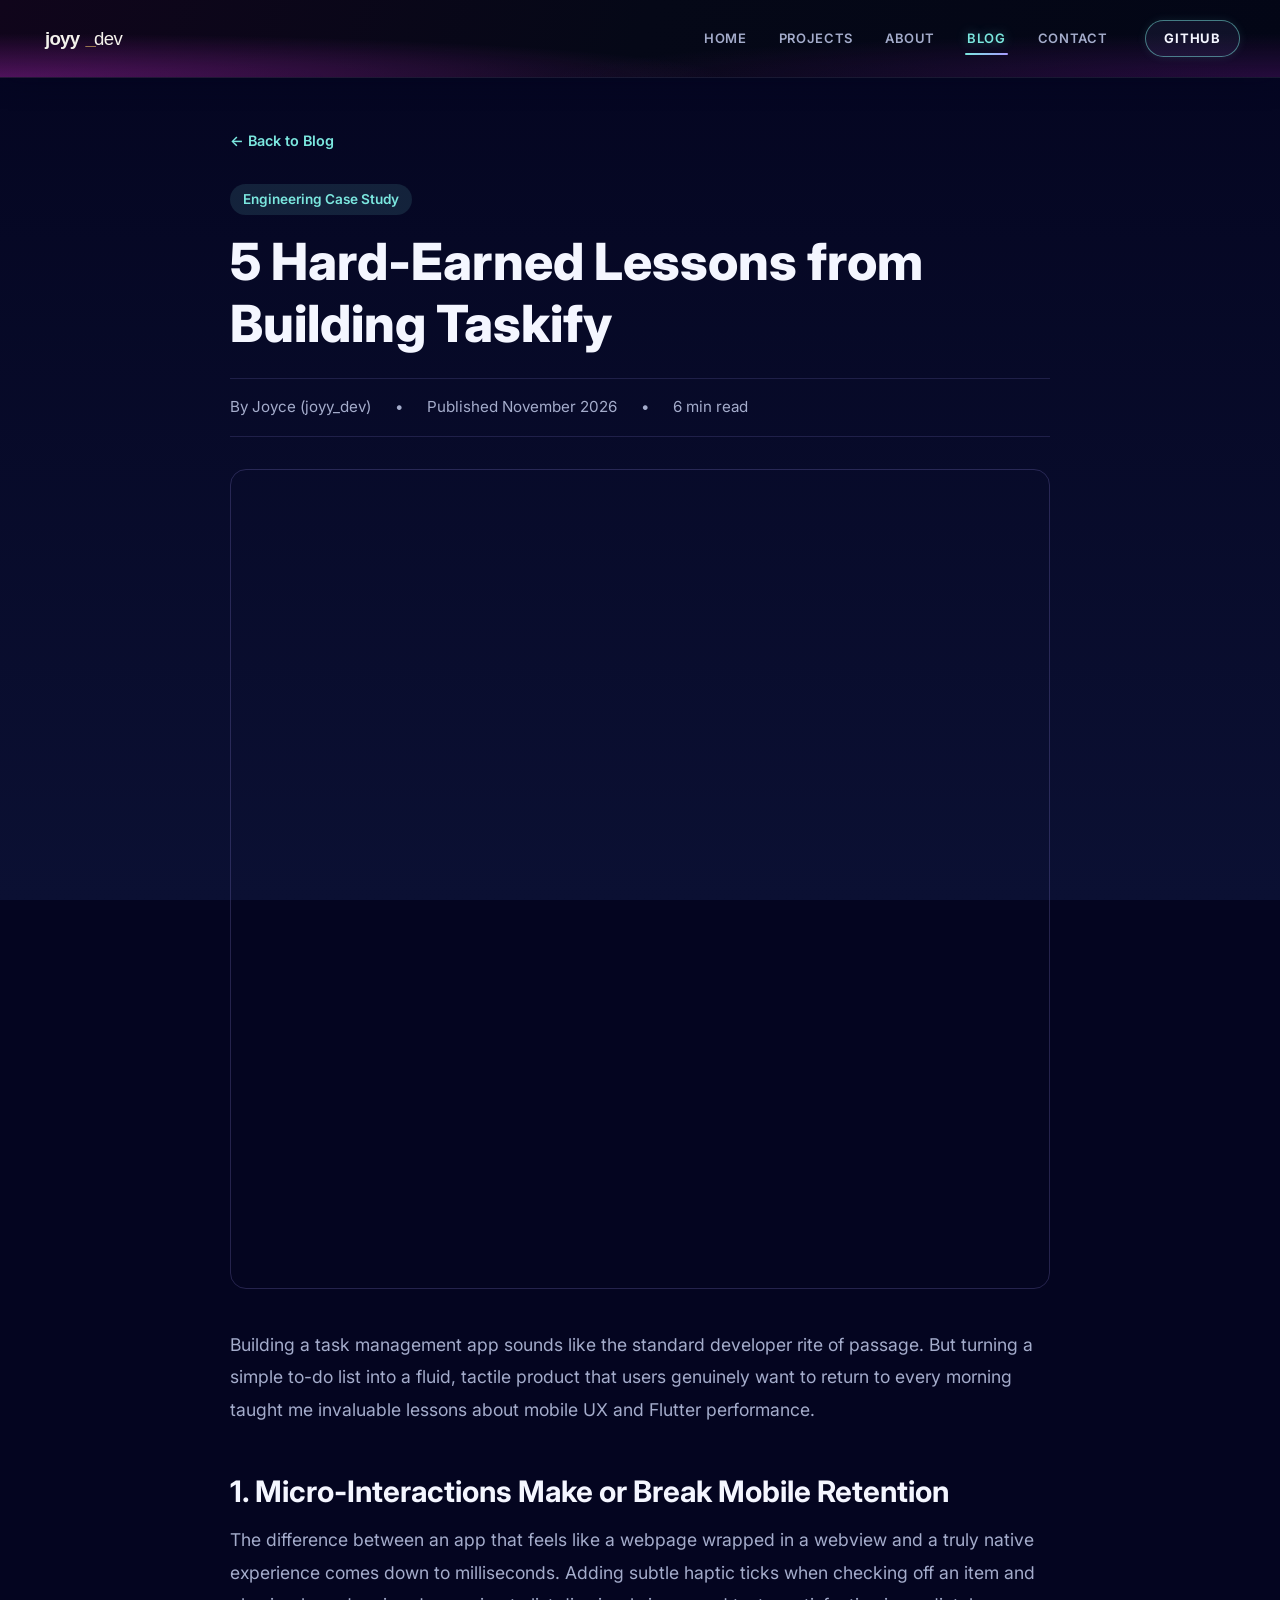
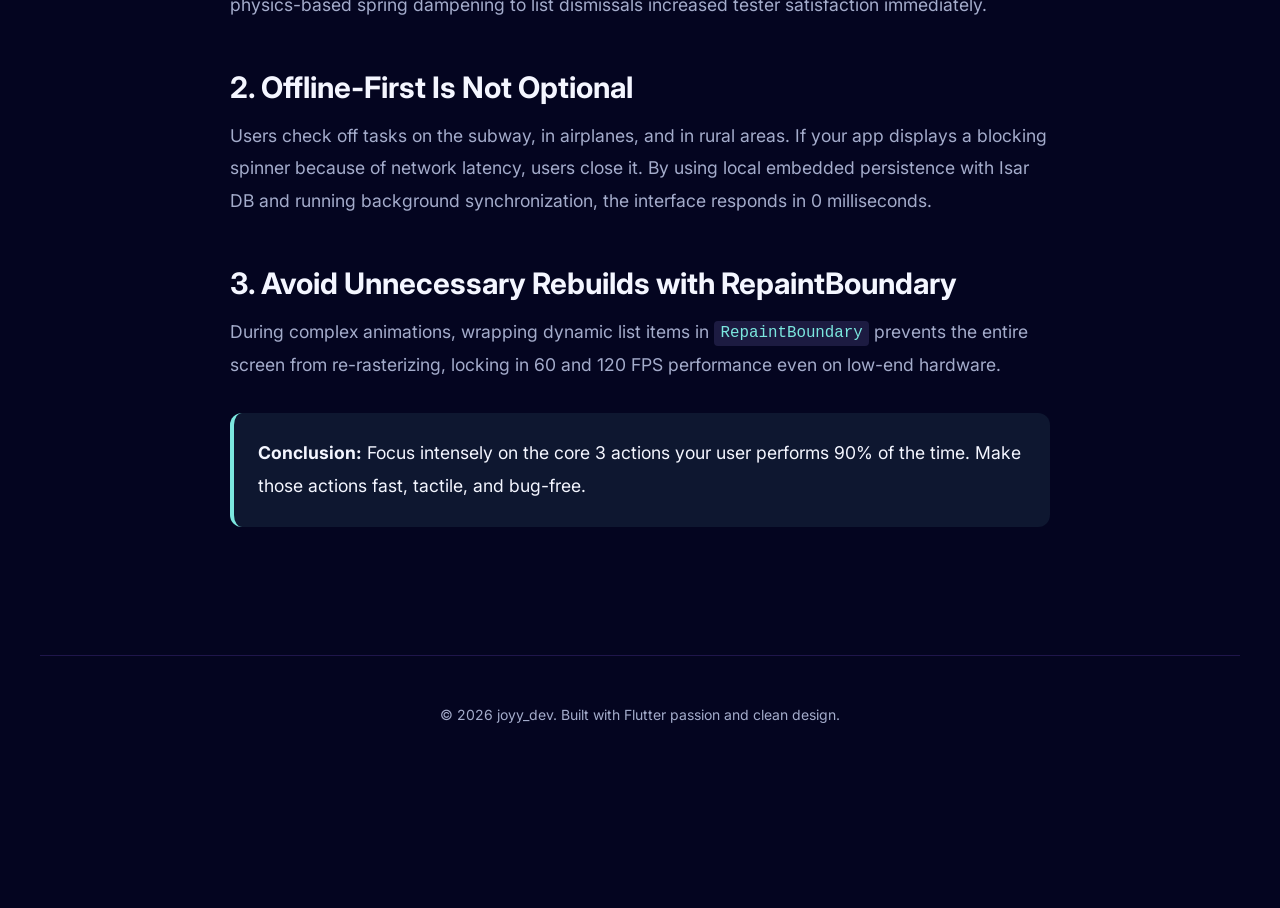
<file: blog/lessons-from-building-taskify/index.html>
<!DOCTYPE html>
<html lang="en">
<head>
    <meta charset="UTF-8">
    <meta name="viewport" content="width=device-width, initial-scale=1.0">
    <title>5 Hard-Earned Lessons from Building Taskify · joyy_dev</title>
    <link rel="stylesheet" href="../../assets/css/style.css">
    <link rel="stylesheet" href="../../assets/css/responsive.css">
    <link rel="stylesheet" href="../../assets/css/blog.css">
    <script src="../../assets/js/main.js" defer></script>
    <script src="../../assets/js/blog.js" defer></script>
    <link rel="icon" href="../../favicon.svg" type="image/svg+xml"/>
</head>
<body>
    <a class="visually-hidden skip-link" href="#main">Skip to main content</a>

    <header class="topnav" id="header">
        <div class="wrapper topnav__wrapper">
            <a href="../../index.html" class="topnav__home" aria-label="joyy-dev homepage">
                <img src="../../assets/icons/joyy-dev-wordmark.svg" alt="joyy-dev logo" class="topnav__logo" width="150" height="34">
            </a>

            <button class="topnav__toggle" 
                    type="button" 
                    aria-label="Open navigation menu" 
                    aria-expanded="false" 
                    aria-controls="primary-nav">
                <span class="topnav__hamburger" aria-hidden="true">
                    <span class="topnav__hamburger-line"></span>
                    <span class="topnav__hamburger-line"></span>
                    <span class="topnav__hamburger-line"></span>
                </span>
            </button>

            <nav class="topnav__nav" id="primary-nav" aria-label="Primary navigation">
                <ul class="topnav_links">
                    <li class="topnav__item">
                        <a href="../../index.html" class="topnav__link">Home</a>
                    </li>
                    <li class="topnav__item">
                        <a href="../../projects/index.html" class="topnav__link">Projects</a>
                    </li>
                    <li class="topnav__item">
                        <a href="../../about.html" class="topnav__link">About</a>
                    </li>
                    <li class="topnav__item">
                        <a href="../index.html" class="topnav__link topnav__link--active" aria-current="page">Blog</a>
                    </li>
                    <li class="topnav__item">
                        <a href="../../contact.html" class="topnav__link">Contact</a>
                    </li>
                </ul>

                <div class="topnav__actions">
                    <a href="https://github.com/joyy-dev" target="_blank" rel="noopener noreferrer" class="topnav__cta">
                        Github
                    </a>
                </div>
            </nav>
        </div>
        <div class="topnav__backdrop" aria-hidden="true"></div>
    </header>

    <main id="main">
        <div class="wrapper">
            <article class="article-container">
                <a href="../index.html" class="article-back">← Back to Blog</a>

                <header class="article-header">
                    <span class="article-category">Engineering Case Study</span>
                    <h1 class="article-title">5 Hard-Earned Lessons from Building Taskify</h1>
                    
                    <div class="article-meta">
                        <span>By Joyce (joyy_dev)</span>
                        <span>•</span>
                        <span>Published November 2026</span>
                        <span>•</span>
                        <span>6 min read</span>
                    </div>

                    <img src="../../assets/images/projects/taskify.webp" alt="Taskify application preview" class="article-hero-img">
                </header>

                <div class="article-content">
                    <p>
                        Building a task management app sounds like the standard developer rite of passage. But turning a simple to-do list into a fluid, tactile product that users genuinely want to return to every morning taught me invaluable lessons about mobile UX and Flutter performance.
                    </p>

                    <h2>1. Micro-Interactions Make or Break Mobile Retention</h2>
                    <p>
                        The difference between an app that feels like a webpage wrapped in a webview and a truly native experience comes down to milliseconds. Adding subtle haptic ticks when checking off an item and physics-based spring dampening to list dismissals increased tester satisfaction immediately.
                    </p>

                    <h2>2. Offline-First Is Not Optional</h2>
                    <p>
                        Users check off tasks on the subway, in airplanes, and in rural areas. If your app displays a blocking spinner because of network latency, users close it. By using local embedded persistence with Isar DB and running background synchronization, the interface responds in 0 milliseconds.
                    </p>

                    <h2>3. Avoid Unnecessary Rebuilds with RepaintBoundary</h2>
                    <p>
                        During complex animations, wrapping dynamic list items in <code>RepaintBoundary</code> prevents the entire screen from re-rasterizing, locking in 60 and 120 FPS performance even on low-end hardware.
                    </p>

                    <div class="article-callout">
                        <p><strong>Conclusion:</strong> Focus intensely on the core 3 actions your user performs 90% of the time. Make those actions fast, tactile, and bug-free.</p>
                    </div>
                </div>
            </article>
        </div>
    </main>

    <footer>
        <div class="wrapper" style="text-align: center; padding-block: 3rem; border-top: 1px solid rgba(139, 92, 246, 0.2); color: var(--c-muted); font-size: 0.875rem;">
            <p>&copy; 2026 joyy_dev. Built with Flutter passion and clean design.</p>
        </div>
    </footer>
</body>
</html>
</file>
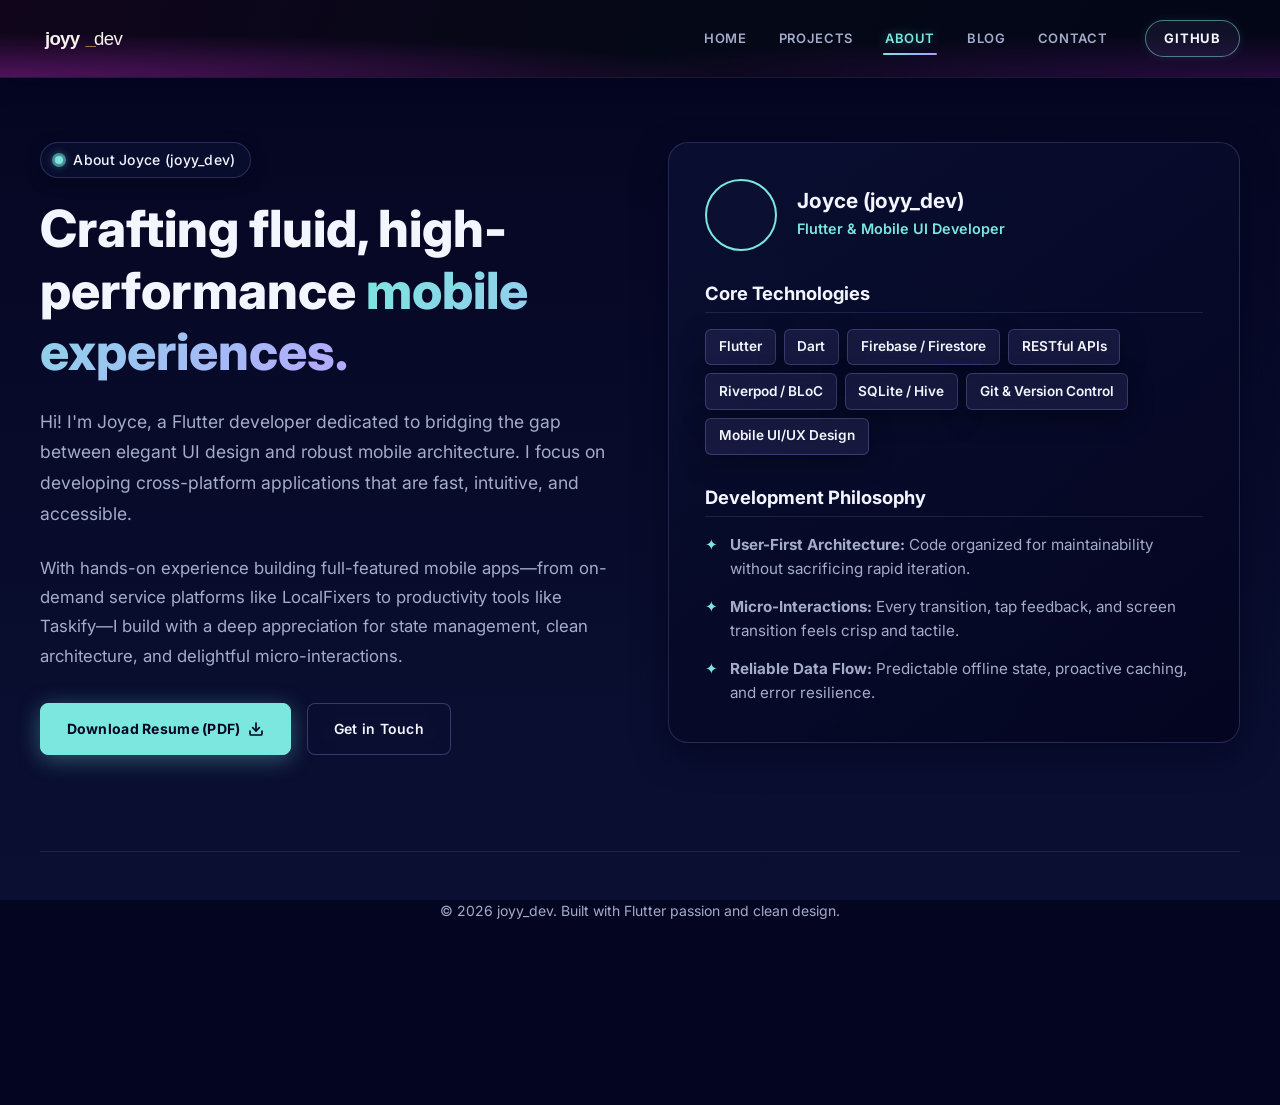
<file: about.html>
<!DOCTYPE html>
<html lang="en">
<head>
    <meta charset="UTF-8">
    <meta name="viewport" content="width=device-width, initial-scale=1.0">
    <title>About · joyy_dev · Flutter Developer</title>
    <link rel="stylesheet" href="assets/css/style.css">
    <link rel="stylesheet" href="assets/css/responsive.css">
    <script src="assets/js/main.js" defer></script>
    <link rel="icon" href="favicon.svg" type="image/svg+xml"/>
</head>
<body>
    <a class="visually-hidden skip-link" href="#main">Skip to main content</a>

    <header class="topnav" id="header">
        <div class="wrapper topnav__wrapper">
            <a href="index.html" class="topnav__home" aria-label="joyy-dev homepage">
                <img src="assets/icons/joyy-dev-wordmark.svg" alt="joyy-dev logo" class="topnav__logo" width="150" height="34">
            </a>

            <button class="topnav__toggle" 
                    type="button" 
                    aria-label="Open navigation menu" 
                    aria-expanded="false" 
                    aria-controls="primary-nav">
                <span class="topnav__hamburger" aria-hidden="true">
                    <span class="topnav__hamburger-line"></span>
                    <span class="topnav__hamburger-line"></span>
                    <span class="topnav__hamburger-line"></span>
                </span>
            </button>

            <nav class="topnav__nav" id="primary-nav" aria-label="Primary navigation">
                <ul class="topnav_links">
                    <li class="topnav__item">
                        <a href="index.html" class="topnav__link">Home</a>
                    </li>
                    <li class="topnav__item">
                        <a href="projects/index.html" class="topnav__link">Projects</a>
                    </li>
                    <li class="topnav__item">
                        <a href="about.html" class="topnav__link topnav__link--active" aria-current="page">About</a>
                    </li>
                    <li class="topnav__item">
                        <a href="blog/index.html" class="topnav__link">Blog</a>
                    </li>
                    <li class="topnav__item">
                        <a href="contact.html" class="topnav__link">Contact</a>
                    </li>
                </ul>

                <div class="topnav__actions">
                    <a href="https://github.com/joyy-dev" target="_blank" rel="noopener noreferrer" class="topnav__cta">
                        Github
                    </a>
                </div>
            </nav>
        </div>
        <div class="topnav__backdrop" aria-hidden="true"></div>
    </header>

    <main id="main">
        <section class="section" style="padding-block: 4rem 6rem;">
            <div class="wrapper">
                <div style="display: grid; grid-template-columns: repeat(auto-fit, minmax(320px, 1fr)); gap: 3.5rem; align-items: start;">
                    
                    <!-- Left: Profile & Bio -->
                    <div>
                        <div class="hero__badge" style="margin-bottom: 1.25rem;">
                            <span class="hero__badge-pulse" aria-hidden="true">
                                <span class="hero__badge-dot"></span>
                            </span>
                            <span class="hero__badge-text">About Joyce (joyy_dev)</span>
                        </div>

                        <h1 style="font-size: clamp(2.2rem, 4vw, 3.2rem); font-weight: 800; line-height: 1.2; margin-bottom: 1.5rem;">
                            Crafting fluid, high-performance <span style="background: linear-gradient(135deg, var(--c-accent) 0%, #B6A7FF 100%); -webkit-background-clip: text; -webkit-text-fill-color: transparent;">mobile experiences.</span>
                        </h1>

                        <p style="font-size: 1.1rem; line-height: 1.75; color: var(--c-muted); margin-bottom: 1.5rem;">
                            Hi! I'm Joyce, a Flutter developer dedicated to bridging the gap between elegant UI design and robust mobile architecture. I focus on developing cross-platform applications that are fast, intuitive, and accessible.
                        </p>

                        <p style="font-size: 1.05rem; line-height: 1.75; color: var(--c-muted); margin-bottom: 2rem;">
                            With hands-on experience building full-featured mobile apps—from on-demand service platforms like LocalFixers to productivity tools like Taskify—I build with a deep appreciation for state management, clean architecture, and delightful micro-interactions.
                        </p>

                        <div style="display: flex; gap: 1rem; flex-wrap: wrap;">
                            <a href="assets/files/resume.pdf" download class="hero__btn hero__btn--primary" style="display: inline-flex; align-items: center; gap: 0.5rem; padding: 0.85rem 1.6rem; background: var(--c-accent); color: var(--c-background); border-radius: 8px; font-weight: 700;">
                                <span>Download Resume (PDF)</span>
                                <svg width="16" height="16" viewBox="0 0 24 24" fill="none" stroke="currentColor" stroke-width="2.5" stroke-linecap="round" stroke-linejoin="round" aria-hidden="true">
                                    <path d="M21 15v4a2 2 0 0 1-2 2H5a2 2 0 0 1-2-2v-4"></path>
                                    <polyline points="7 10 12 15 17 10"></polyline>
                                    <line x1="12" y1="15" x2="12" y2="3"></line>
                                </svg>
                            </a>
                            <a href="contact.html" class="hero__btn hero__btn--secondary" style="display: inline-flex; align-items: center; gap: 0.5rem; padding: 0.85rem 1.6rem; border: 1px solid rgba(168,154,255,0.3); color: var(--c-text); border-radius: 8px; font-weight: 600;">
                                <span>Get in Touch</span>
                            </a>
                        </div>
                    </div>

                    <!-- Right: Skills Card & Tech Stack -->
                    <div>
                        <div style="background: linear-gradient(145deg, rgba(11, 16, 51, 0.85) 0%, rgba(4, 5, 32, 0.95) 100%); border: 1px solid rgba(168, 154, 255, 0.2); border-radius: 20px; padding: 2.25rem; box-shadow: 0 12px 32px rgba(4, 5, 32, 0.6);">
                            
                            <div style="display: flex; align-items: center; gap: 1.25rem; margin-bottom: 2rem;">
                                <div style="width: 72px; height: 72px; border-radius: 50%; overflow: hidden; border: 2px solid var(--c-accent); background: #0B1033; flex-shrink: 0;">
                                    <img src="assets/images/profile/profile.webp" alt="Joyce profile" style="width: 100%; height: 100%; object-fit: cover;">
                                </div>
                                <div>
                                    <h3 style="font-size: 1.3rem; font-weight: 700; color: var(--c-text); margin-bottom: 0.25rem;">Joyce (joyy_dev)</h3>
                                    <p style="font-size: 0.9rem; color: var(--c-accent); font-weight: 600;">Flutter & Mobile UI Developer</p>
                                </div>
                            </div>

                            <h3 style="font-size: 1.15rem; font-weight: 700; color: var(--c-text); margin-bottom: 1rem; border-bottom: 1px solid rgba(168, 154, 255, 0.15); padding-bottom: 0.5rem;">
                                Core Technologies
                            </h3>

                            <div style="display: flex; flex-wrap: wrap; gap: 0.5rem; margin-bottom: 2rem;">
                                <span class="hero__pill" style="display: inline-block; padding: 0.4rem 0.8rem; background: rgba(168,154,255,0.1); border: 1px solid rgba(168,154,255,0.25); border-radius: 6px; font-size: 0.85rem; color: var(--c-text); font-weight: 600;">Flutter</span>
                                <span class="hero__pill" style="display: inline-block; padding: 0.4rem 0.8rem; background: rgba(168,154,255,0.1); border: 1px solid rgba(168,154,255,0.25); border-radius: 6px; font-size: 0.85rem; color: var(--c-text); font-weight: 600;">Dart</span>
                                <span class="hero__pill" style="display: inline-block; padding: 0.4rem 0.8rem; background: rgba(168,154,255,0.1); border: 1px solid rgba(168,154,255,0.25); border-radius: 6px; font-size: 0.85rem; color: var(--c-text); font-weight: 600;">Firebase / Firestore</span>
                                <span class="hero__pill" style="display: inline-block; padding: 0.4rem 0.8rem; background: rgba(168,154,255,0.1); border: 1px solid rgba(168,154,255,0.25); border-radius: 6px; font-size: 0.85rem; color: var(--c-text); font-weight: 600;">RESTful APIs</span>
                                <span class="hero__pill" style="display: inline-block; padding: 0.4rem 0.8rem; background: rgba(168,154,255,0.1); border: 1px solid rgba(168,154,255,0.25); border-radius: 6px; font-size: 0.85rem; color: var(--c-text); font-weight: 600;">Riverpod / BLoC</span>
                                <span class="hero__pill" style="display: inline-block; padding: 0.4rem 0.8rem; background: rgba(168,154,255,0.1); border: 1px solid rgba(168,154,255,0.25); border-radius: 6px; font-size: 0.85rem; color: var(--c-text); font-weight: 600;">SQLite / Hive</span>
                                <span class="hero__pill" style="display: inline-block; padding: 0.4rem 0.8rem; background: rgba(168,154,255,0.1); border: 1px solid rgba(168,154,255,0.25); border-radius: 6px; font-size: 0.85rem; color: var(--c-text); font-weight: 600;">Git & Version Control</span>
                                <span class="hero__pill" style="display: inline-block; padding: 0.4rem 0.8rem; background: rgba(168,154,255,0.1); border: 1px solid rgba(168,154,255,0.25); border-radius: 6px; font-size: 0.85rem; color: var(--c-text); font-weight: 600;">Mobile UI/UX Design</span>
                            </div>

                            <h3 style="font-size: 1.15rem; font-weight: 700; color: var(--c-text); margin-bottom: 1rem; border-bottom: 1px solid rgba(168, 154, 255, 0.15); padding-bottom: 0.5rem;">
                                Development Philosophy
                            </h3>
                            <ul style="list-style: none; padding: 0; display: flex; flex-direction: column; gap: 0.85rem; color: var(--c-muted); font-size: 0.95rem;">
                                <li style="display: flex; gap: 0.75rem; align-items: flex-start;">
                                    <span style="color: var(--c-accent); font-weight: bold;">✦</span>
                                    <span><strong>User-First Architecture:</strong> Code organized for maintainability without sacrificing rapid iteration.</span>
                                </li>
                                <li style="display: flex; gap: 0.75rem; align-items: flex-start;">
                                    <span style="color: var(--c-accent); font-weight: bold;">✦</span>
                                    <span><strong>Micro-Interactions:</strong> Every transition, tap feedback, and screen transition feels crisp and tactile.</span>
                                </li>
                                <li style="display: flex; gap: 0.75rem; align-items: flex-start;">
                                    <span style="color: var(--c-accent); font-weight: bold;">✦</span>
                                    <span><strong>Reliable Data Flow:</strong> Predictable offline state, proactive caching, and error resilience.</span>
                                </li>
                            </ul>

                        </div>
                    </div>

                </div>
            </div>
        </section>
    </main>

    <footer>
        <div class="wrapper" style="text-align: center; padding-block: 3rem; border-top: 1px solid rgba(168, 154, 255, 0.12); color: var(--c-muted); font-size: 0.875rem;">
            <p>&copy; 2026 joyy_dev. Built with Flutter passion and clean design.</p>
        </div>
    </footer>
</body>
</html>
</file>
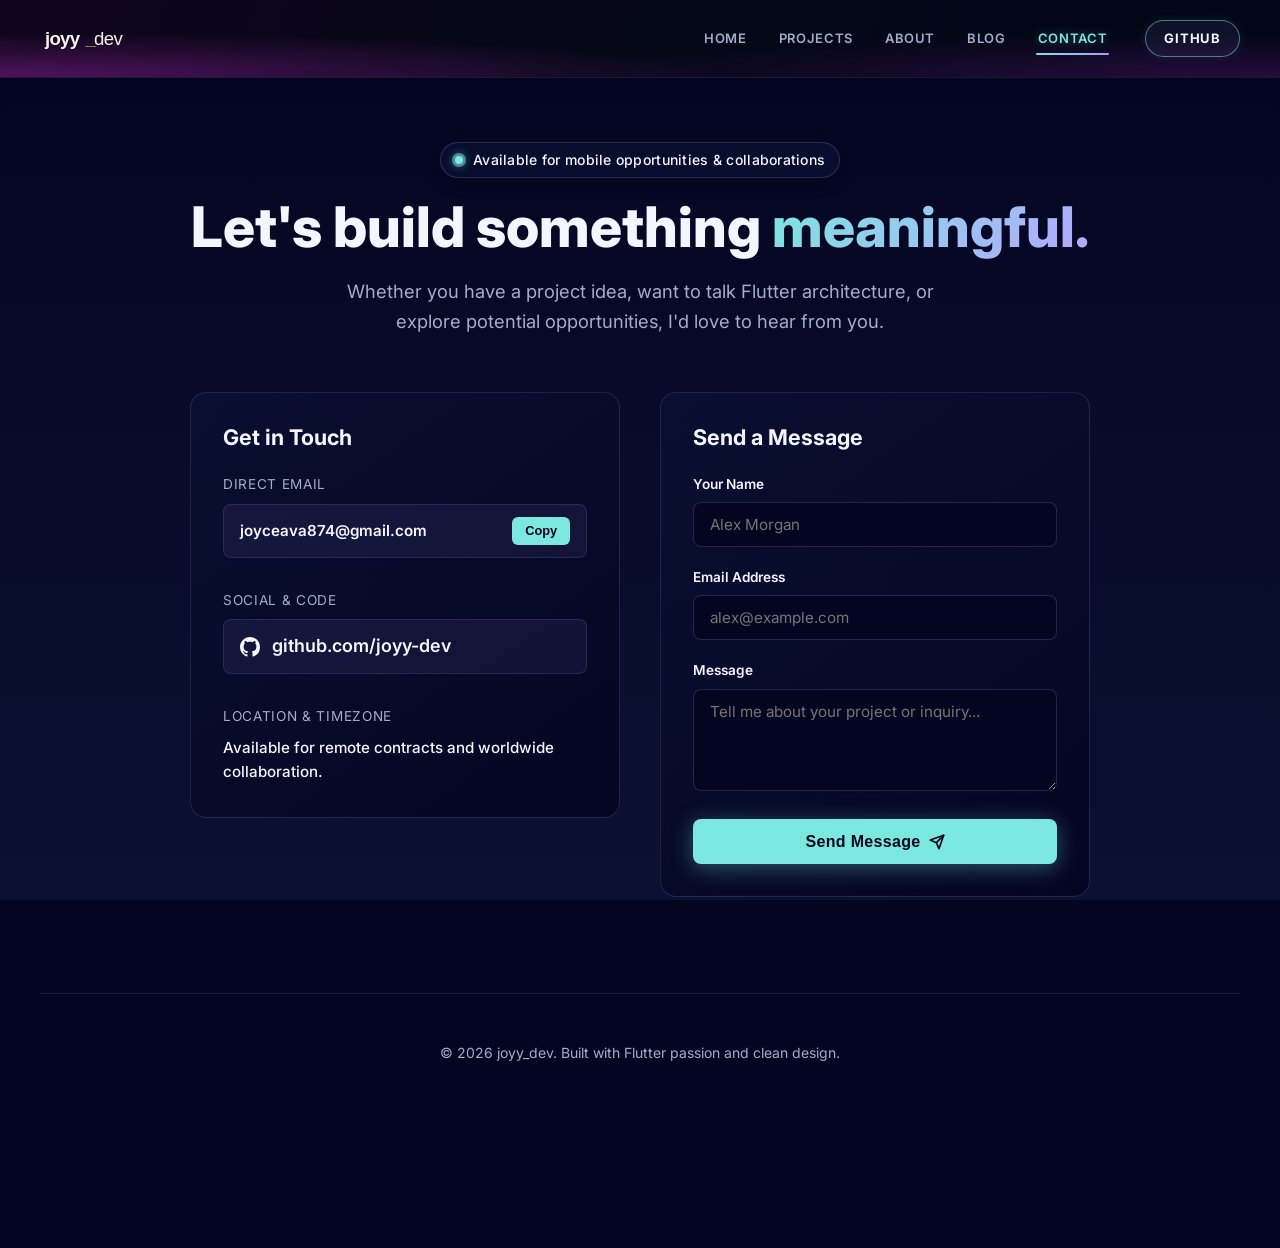
<file: contact.html>
<!DOCTYPE html>
<html lang="en">
<head>
    <meta charset="UTF-8">
    <meta name="viewport" content="width=device-width, initial-scale=1.0">
    <title>Contact · joyy_dev · Let's Connect</title>
    <link rel="stylesheet" href="assets/css/style.css">
    <link rel="stylesheet" href="assets/css/responsive.css">
    <script src="assets/js/main.js" defer></script>
    <script src="assets/js/contact.js" defer></script>
    <link rel="icon" href="favicon.svg" type="image/svg+xml"/>
</head>
<body>
    <a class="visually-hidden skip-link" href="#main">Skip to main content</a>

    <header class="topnav" id="header">
        <div class="wrapper topnav__wrapper">
            <a href="index.html" class="topnav__home" aria-label="joyy-dev homepage">
                <img src="assets/icons/joyy-dev-wordmark.svg" alt="joyy-dev logo" class="topnav__logo" width="150" height="34">
            </a>

            <button class="topnav__toggle" 
                    type="button" 
                    aria-label="Open navigation menu" 
                    aria-expanded="false" 
                    aria-controls="primary-nav">
                <span class="topnav__hamburger" aria-hidden="true">
                    <span class="topnav__hamburger-line"></span>
                    <span class="topnav__hamburger-line"></span>
                    <span class="topnav__hamburger-line"></span>
                </span>
            </button>

            <nav class="topnav__nav" id="primary-nav" aria-label="Primary navigation">
                <ul class="topnav_links">
                    <li class="topnav__item">
                        <a href="index.html" class="topnav__link">Home</a>
                    </li>
                    <li class="topnav__item">
                        <a href="projects/index.html" class="topnav__link">Projects</a>
                    </li>
                    <li class="topnav__item">
                        <a href="about.html" class="topnav__link">About</a>
                    </li>
                    <li class="topnav__item">
                        <a href="blog/index.html" class="topnav__link">Blog</a>
                    </li>
                    <li class="topnav__item">
                        <a href="contact.html" class="topnav__link topnav__link--active" aria-current="page">Contact</a>
                    </li>
                </ul>

                <div class="topnav__actions">
                    <a href="https://github.com/joyy-dev" target="_blank" rel="noopener noreferrer" class="topnav__cta">
                        Github
                    </a>
                </div>
            </nav>
        </div>
        <div class="topnav__backdrop" aria-hidden="true"></div>
    </header>

    <main id="main">
        <section class="section" style="padding-block: 4rem 6rem;">
            <div class="wrapper" style="max-width: 900px;">
                <div style="text-align: center; margin-bottom: 3.5rem;">
                    <div class="hero__badge" style="display: inline-flex; margin-bottom: 1rem;">
                        <span class="hero__badge-pulse" aria-hidden="true">
                            <span class="hero__badge-dot"></span>
                        </span>
                        <span class="hero__badge-text">Available for mobile opportunities & collaborations</span>
                    </div>
                    <h1 style="font-size: clamp(2.2rem, 5vw, 3.5rem); font-weight: 800; line-height: 1.2; margin-bottom: 1rem;">
                        Let's build something <span style="background: linear-gradient(135deg, var(--c-accent) 0%, #B6A7FF 100%); -webkit-background-clip: text; -webkit-text-fill-color: transparent;">meaningful.</span>
                    </h1>
                    <p style="font-size: 1.15rem; color: var(--c-muted); max-width: 600px; margin-inline: auto;">
                        Whether you have a project idea, want to talk Flutter architecture, or explore potential opportunities, I'd love to hear from you.
                    </p>
                </div>

                <div style="display: grid; grid-template-columns: repeat(auto-fit, minmax(320px, 1fr)); gap: 2.5rem; align-items: start;">
                    
                    <!-- Direct Contact Details -->
                    <div style="background: linear-gradient(145deg, rgba(11, 16, 51, 0.8) 0%, rgba(4, 5, 32, 0.9) 100%); border: 1px solid rgba(168, 154, 255, 0.16); border-radius: 16px; padding: 2rem;">
                        <h2 style="font-size: 1.35rem; font-weight: 700; margin-bottom: 1.5rem; color: var(--c-text);">Get in Touch</h2>
                        
                        <div style="margin-bottom: 2rem;">
                            <span style="font-size: 0.85rem; text-transform: uppercase; letter-spacing: 0.05em; color: var(--c-muted); display: block; margin-bottom: 0.5rem;">Direct Email</span>
                            <div style="display: flex; align-items: center; justify-content: space-between; gap: 0.75rem; background: rgba(168, 154, 255, 0.08); padding: 0.75rem 1rem; border-radius: 8px; border: 1px solid rgba(168, 154, 255, 0.15);">
                                <span style="color: var(--c-text); font-weight: 600; font-size: 0.95rem;">joyceava874@gmail.com</span>
                                <button type="button" id="copyEmailBtn" data-email="joyceava874@gmail.com" style="background: var(--c-accent); color: var(--c-background); border: none; padding: 0.4rem 0.8rem; border-radius: 6px; font-size: 0.8rem; font-weight: 700; cursor: pointer; transition: opacity 0.2s;">
                                    Copy
                                </button>
                            </div>
                        </div>

                        <div style="margin-bottom: 2rem;">
                            <span style="font-size: 0.85rem; text-transform: uppercase; letter-spacing: 0.05em; color: var(--c-muted); display: block; margin-bottom: 0.5rem;">Social & Code</span>
                            <a href="https://github.com/joyy-dev" target="_blank" rel="noopener noreferrer" style="display: inline-flex; align-items: center; gap: 0.75rem; color: var(--c-text); font-weight: 600; text-decoration: none; padding: 0.75rem 1rem; background: rgba(168, 154, 255, 0.08); border-radius: 8px; border: 1px solid rgba(168, 154, 255, 0.15); width: 100%;">
                                <svg width="20" height="20" viewBox="0 0 24 24" fill="currentColor" aria-hidden="true"><path d="M12 0C5.37 0 0 5.37 0 12c0 5.31 3.435 9.795 8.205 11.385.6.105.825-.255.825-.57 0-.285-.015-1.23-.015-2.235-3.015.555-3.795-.735-4.035-1.41-.135-.345-.72-1.41-1.23-1.695-.42-.225-1.02-.78-.015-.795.945-.015 1.62.87 1.845 1.23 1.08 1.815 2.805 1.305 3.495.99.105-.78.42-1.305.765-1.605-2.67-.3-5.46-1.335-5.46-5.925 0-1.305.465-2.385 1.23-3.225-.12-.3-.54-1.53.12-3.18 0 0 1.005-.315 3.3 1.23.96-.27 1.98-.405 3-.405s2.04.135 3 .405c2.295-1.56 3.3-1.23 3.3-1.23.66 1.65.24 2.88.12 3.18.765.84 1.23 1.905 1.23 3.225 0 4.605-2.805 5.625-5.475 5.925.435.375.81 1.095.81 2.22 0 1.605-.015 2.895-.015 3.3 0 .315.225.69.825.57A12.02 12.02 0 0024 12c0-6.63-5.37-12-12-12z"/></svg>
                                <span>github.com/joyy-dev</span>
                            </a>
                        </div>

                        <div>
                            <span style="font-size: 0.85rem; text-transform: uppercase; letter-spacing: 0.05em; color: var(--c-muted); display: block; margin-bottom: 0.5rem;">Location & Timezone</span>
                            <p style="color: var(--c-text); font-weight: 500; font-size: 0.95rem;">Available for remote contracts and worldwide collaboration.</p>
                        </div>
                    </div>

                    <!-- Contact Message Form -->
                    <div style="background: linear-gradient(145deg, rgba(11, 16, 51, 0.8) 0%, rgba(4, 5, 32, 0.9) 100%); border: 1px solid rgba(168, 154, 255, 0.16); border-radius: 16px; padding: 2rem;">
                        <h2 style="font-size: 1.35rem; font-weight: 700; margin-bottom: 1.5rem; color: var(--c-text);">Send a Message</h2>
                        
                        <form id="contactForm" style="display: flex; flex-direction: column; gap: 1.25rem;">
                            <div>
                                <label for="senderName" style="display: block; font-size: 0.85rem; font-weight: 600; color: var(--c-text); margin-bottom: 0.4rem;">Your Name</label>
                                <input type="text" id="senderName" name="name" required placeholder="Alex Morgan" style="width: 100%; padding: 0.75rem 1rem; border-radius: 8px; border: 1px solid rgba(168, 154, 255, 0.2); background: #040520; color: var(--c-text); font-family: inherit; font-size: 0.95rem;">
                            </div>

                            <div>
                                <label for="senderEmail" style="display: block; font-size: 0.85rem; font-weight: 600; color: var(--c-text); margin-bottom: 0.4rem;">Email Address</label>
                                <input type="email" id="senderEmail" name="email" required placeholder="alex@example.com" style="width: 100%; padding: 0.75rem 1rem; border-radius: 8px; border: 1px solid rgba(168, 154, 255, 0.2); background: #040520; color: var(--c-text); font-family: inherit; font-size: 0.95rem;">
                            </div>

                            <div>
                                <label for="messageText" style="display: block; font-size: 0.85rem; font-weight: 600; color: var(--c-text); margin-bottom: 0.4rem;">Message</label>
                                <textarea id="messageText" name="message" rows="4" required placeholder="Tell me about your project or inquiry..." style="width: 100%; padding: 0.75rem 1rem; border-radius: 8px; border: 1px solid rgba(168, 154, 255, 0.2); background: #040520; color: var(--c-text); font-family: inherit; font-size: 0.95rem; resize: vertical;"></textarea>
                            </div>

                            <button type="submit" class="hero__btn hero__btn--primary" style="border: none; cursor: pointer; padding: 0.85rem; background: var(--c-accent); color: var(--c-background); border-radius: 8px; font-weight: 700; font-size: 1rem; display: flex; align-items: center; justify-content: center; gap: 0.5rem; transition: opacity 0.2s;">
                                <span>Send Message</span>
                                <svg width="16" height="16" viewBox="0 0 24 24" fill="none" stroke="currentColor" stroke-width="2.5" stroke-linecap="round" stroke-linejoin="round" aria-hidden="true">
                                    <line x1="22" y1="2" x2="11" y2="13"></line>
                                    <polygon points="22 2 15 22 11 13 2 9 22 2"></polygon>
                                </svg>
                            </button>

                            <p id="formStatus" style="display: none; font-size: 0.9rem; text-align: center; margin-top: 0.5rem;"></p>
                        </form>
                    </div>

                </div>
            </div>
        </section>
    </main>

    <footer>
        <div class="wrapper" style="text-align: center; padding-block: 3rem; border-top: 1px solid rgba(168, 154, 255, 0.12); color: var(--c-muted); font-size: 0.875rem;">
            <p>&copy; 2026 joyy_dev. Built with Flutter passion and clean design.</p>
        </div>
    </footer>
</body>
</html>
</file>
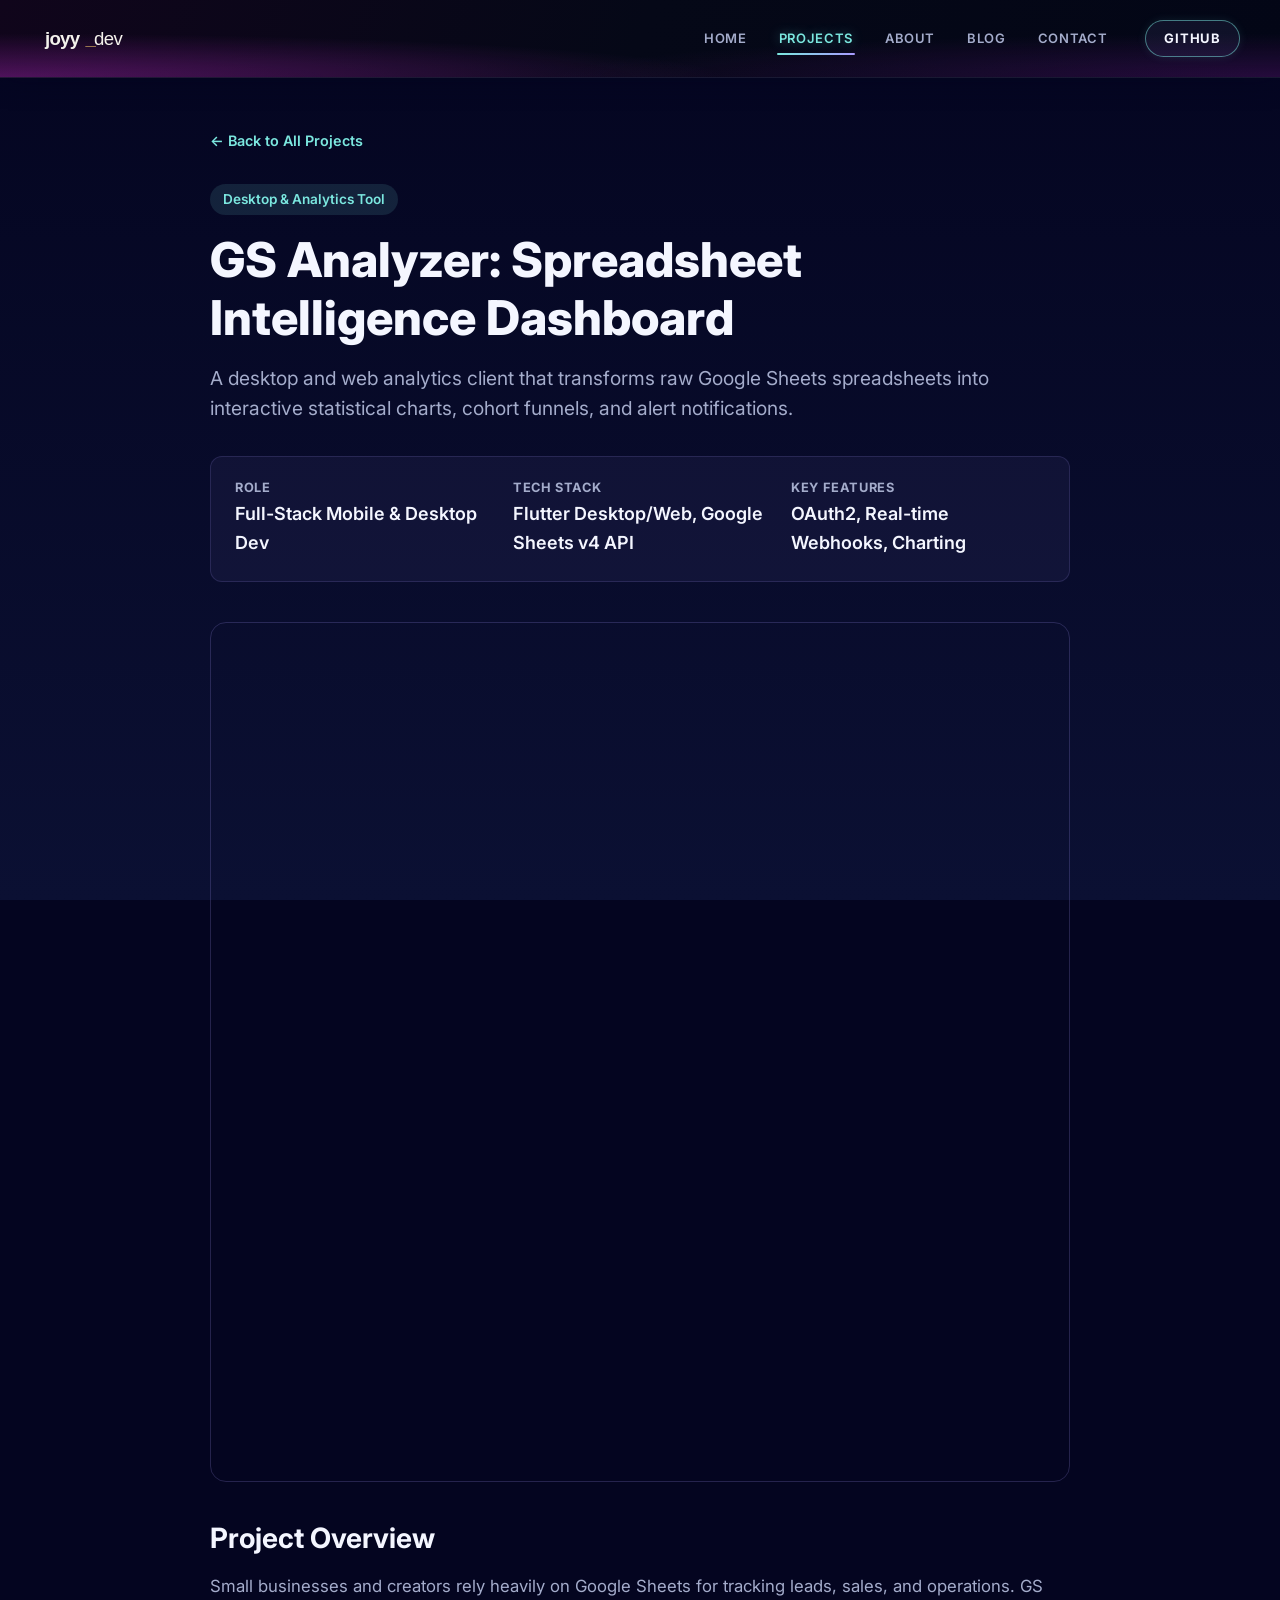
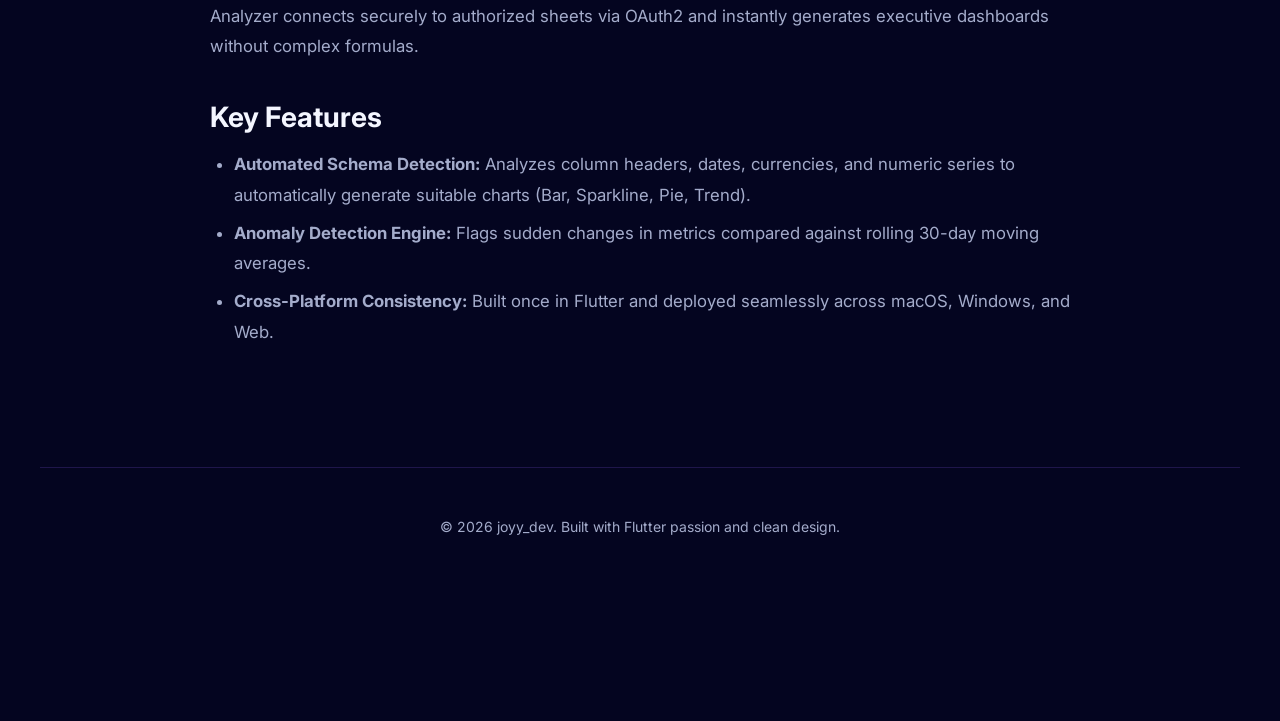
<file: projects/gs-analyzer.html>
<!DOCTYPE html>
<html lang="en">
<head>
    <meta charset="UTF-8">
    <meta name="viewport" content="width=device-width, initial-scale=1.0">
    <title>GS Analyzer Case Study · joyy_dev</title>
    <link rel="stylesheet" href="../assets/css/style.css">
    <link rel="stylesheet" href="../assets/css/responsive.css">
    <link rel="stylesheet" href="../assets/css/projects.css">
    <script src="../assets/js/main.js" defer></script>
    <link rel="icon" href="../favicon.svg" type="image/svg+xml"/>
</head>
<body>
    <a class="visually-hidden skip-link" href="#main">Skip to main content</a>

    <header class="topnav" id="header">
        <div class="wrapper topnav__wrapper">
            <a href="../index.html" class="topnav__home" aria-label="joyy-dev homepage">
                <img src="../assets/icons/joyy-dev-wordmark.svg" alt="joyy-dev logo" class="topnav__logo" width="150" height="34">
            </a>

            <button class="topnav__toggle" 
                    type="button" 
                    aria-label="Open navigation menu" 
                    aria-expanded="false" 
                    aria-controls="primary-nav">
                <span class="topnav__hamburger" aria-hidden="true">
                    <span class="topnav__hamburger-line"></span>
                    <span class="topnav__hamburger-line"></span>
                    <span class="topnav__hamburger-line"></span>
                </span>
            </button>

            <nav class="topnav__nav" id="primary-nav" aria-label="Primary navigation">
                <ul class="topnav_links">
                    <li class="topnav__item">
                        <a href="../index.html" class="topnav__link">Home</a>
                    </li>
                    <li class="topnav__item">
                        <a href="index.html" class="topnav__link topnav__link--active" aria-current="page">Projects</a>
                    </li>
                    <li class="topnav__item">
                        <a href="../about.html" class="topnav__link">About</a>
                    </li>
                    <li class="topnav__item">
                        <a href="../blog/index.html" class="topnav__link">Blog</a>
                    </li>
                    <li class="topnav__item">
                        <a href="../contact.html" class="topnav__link">Contact</a>
                    </li>
                </ul>

                <div class="topnav__actions">
                    <a href="https://github.com/joyy-dev" target="_blank" rel="noopener noreferrer" class="topnav__cta">
                        Github
                    </a>
                </div>
            </nav>
        </div>
        <div class="topnav__backdrop" aria-hidden="true"></div>
    </header>

    <main id="main">
        <div class="wrapper">
            <article class="case-study">
                <a href="index.html" class="case-study__back">← Back to All Projects</a>

                <header class="case-study__header">
                    <span class="case-study__badge">Desktop & Analytics Tool</span>
                    <h1 class="case-study__title">GS Analyzer: Spreadsheet Intelligence Dashboard</h1>
                    <p class="case-study__lead">
                        A desktop and web analytics client that transforms raw Google Sheets spreadsheets into interactive statistical charts, cohort funnels, and alert notifications.
                    </p>

                    <div class="case-study__meta">
                        <div class="case-study__meta-item">
                            <h4>Role</h4>
                            <p>Full-Stack Mobile & Desktop Dev</p>
                        </div>
                        <div class="case-study__meta-item">
                            <h4>Tech Stack</h4>
                            <p>Flutter Desktop/Web, Google Sheets v4 API</p>
                        </div>
                        <div class="case-study__meta-item">
                            <h4>Key Features</h4>
                            <p>OAuth2, Real-time Webhooks, Charting</p>
                        </div>
                    </div>
                </header>

                <img src="../assets/images/projects/gs-analyzer.webp" alt="GS Analyzer dashboard screens" class="case-study__hero-img">

                <div class="case-study__content">
                    <h2>Project Overview</h2>
                    <p>
                        Small businesses and creators rely heavily on Google Sheets for tracking leads, sales, and operations. GS Analyzer connects securely to authorized sheets via OAuth2 and instantly generates executive dashboards without complex formulas.
                    </p>

                    <h2>Key Features</h2>
                    <ul>
                        <li><strong>Automated Schema Detection:</strong> Analyzes column headers, dates, currencies, and numeric series to automatically generate suitable charts (Bar, Sparkline, Pie, Trend).</li>
                        <li><strong>Anomaly Detection Engine:</strong> Flags sudden changes in metrics compared against rolling 30-day moving averages.</li>
                        <li><strong>Cross-Platform Consistency:</strong> Built once in Flutter and deployed seamlessly across macOS, Windows, and Web.</li>
                    </ul>
                </div>
            </article>
        </div>
    </main>

    <footer>
        <div class="wrapper" style="text-align: center; padding-block: 3rem; border-top: 1px solid rgba(139, 92, 246, 0.2); color: var(--c-muted); font-size: 0.875rem;">
            <p>&copy; 2026 joyy_dev. Built with Flutter passion and clean design.</p>
        </div>
    </footer>
</body>
</html>
</file>
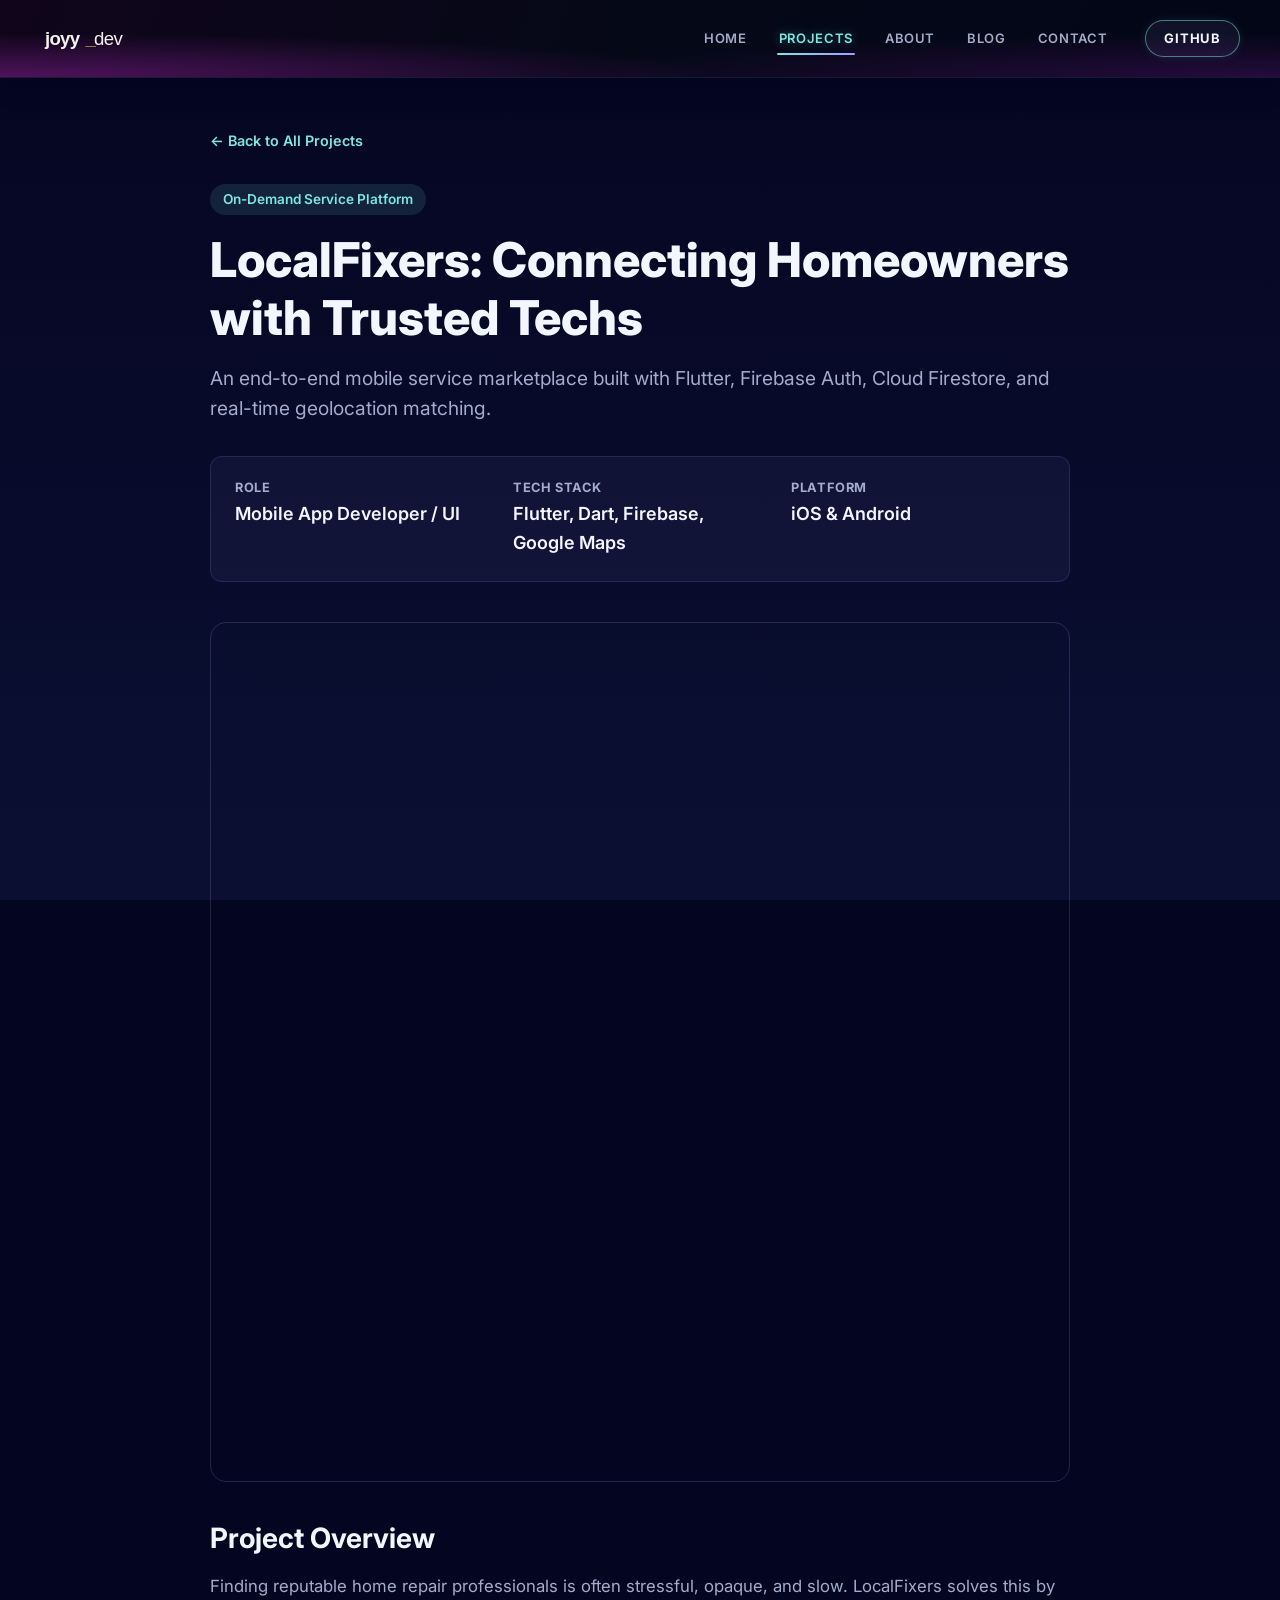
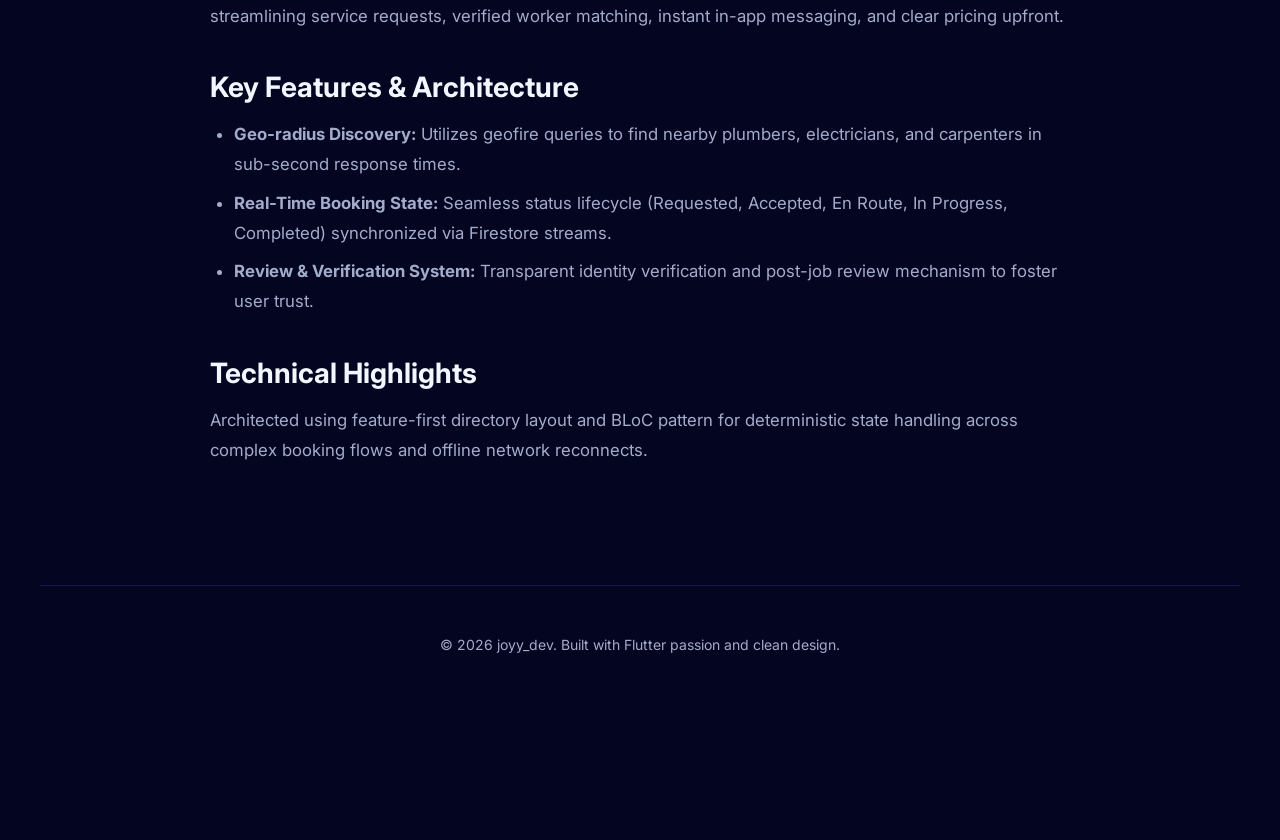
<file: projects/localfixers.html>
<!DOCTYPE html>
<html lang="en">
<head>
    <meta charset="UTF-8">
    <meta name="viewport" content="width=device-width, initial-scale=1.0">
    <title>LocalFixers Case Study · joyy_dev</title>
    <link rel="stylesheet" href="../assets/css/style.css">
    <link rel="stylesheet" href="../assets/css/responsive.css">
    <link rel="stylesheet" href="../assets/css/projects.css">
    <script src="../assets/js/main.js" defer></script>
    <link rel="icon" href="../favicon.svg" type="image/svg+xml"/>
</head>
<body>
    <a class="visually-hidden skip-link" href="#main">Skip to main content</a>

    <header class="topnav" id="header">
        <div class="wrapper topnav__wrapper">
            <a href="../index.html" class="topnav__home" aria-label="joyy-dev homepage">
                <img src="../assets/icons/joyy-dev-wordmark.svg" alt="joyy-dev logo" class="topnav__logo" width="150" height="34">
            </a>

            <button class="topnav__toggle" 
                    type="button" 
                    aria-label="Open navigation menu" 
                    aria-expanded="false" 
                    aria-controls="primary-nav">
                <span class="topnav__hamburger" aria-hidden="true">
                    <span class="topnav__hamburger-line"></span>
                    <span class="topnav__hamburger-line"></span>
                    <span class="topnav__hamburger-line"></span>
                </span>
            </button>

            <nav class="topnav__nav" id="primary-nav" aria-label="Primary navigation">
                <ul class="topnav_links">
                    <li class="topnav__item">
                        <a href="../index.html" class="topnav__link">Home</a>
                    </li>
                    <li class="topnav__item">
                        <a href="index.html" class="topnav__link topnav__link--active" aria-current="page">Projects</a>
                    </li>
                    <li class="topnav__item">
                        <a href="../about.html" class="topnav__link">About</a>
                    </li>
                    <li class="topnav__item">
                        <a href="../blog/index.html" class="topnav__link">Blog</a>
                    </li>
                    <li class="topnav__item">
                        <a href="../contact.html" class="topnav__link">Contact</a>
                    </li>
                </ul>

                <div class="topnav__actions">
                    <a href="https://github.com/joyy-dev" target="_blank" rel="noopener noreferrer" class="topnav__cta">
                        Github
                    </a>
                </div>
            </nav>
        </div>
        <div class="topnav__backdrop" aria-hidden="true"></div>
    </header>

    <main id="main">
        <div class="wrapper">
            <article class="case-study">
                <a href="index.html" class="case-study__back">← Back to All Projects</a>

                <header class="case-study__header">
                    <span class="case-study__badge">On-Demand Service Platform</span>
                    <h1 class="case-study__title">LocalFixers: Connecting Homeowners with Trusted Techs</h1>
                    <p class="case-study__lead">
                        An end-to-end mobile service marketplace built with Flutter, Firebase Auth, Cloud Firestore, and real-time geolocation matching.
                    </p>

                    <div class="case-study__meta">
                        <div class="case-study__meta-item">
                            <h4>Role</h4>
                            <p>Mobile App Developer / UI</p>
                        </div>
                        <div class="case-study__meta-item">
                            <h4>Tech Stack</h4>
                            <p>Flutter, Dart, Firebase, Google Maps</p>
                        </div>
                        <div class="case-study__meta-item">
                            <h4>Platform</h4>
                            <p>iOS & Android</p>
                        </div>
                    </div>
                </header>

                <img src="../assets/images/projects/localfixers.webp" alt="LocalFixers interface screens" class="case-study__hero-img">

                <div class="case-study__content">
                    <h2>Project Overview</h2>
                    <p>
                        Finding reputable home repair professionals is often stressful, opaque, and slow. LocalFixers solves this by streamlining service requests, verified worker matching, instant in-app messaging, and clear pricing upfront.
                    </p>

                    <h2>Key Features & Architecture</h2>
                    <ul>
                        <li><strong>Geo-radius Discovery:</strong> Utilizes geofire queries to find nearby plumbers, electricians, and carpenters in sub-second response times.</li>
                        <li><strong>Real-Time Booking State:</strong> Seamless status lifecycle (Requested, Accepted, En Route, In Progress, Completed) synchronized via Firestore streams.</li>
                        <li><strong>Review & Verification System:</strong> Transparent identity verification and post-job review mechanism to foster user trust.</li>
                    </ul>

                    <h2>Technical Highlights</h2>
                    <p>
                        Architected using feature-first directory layout and BLoC pattern for deterministic state handling across complex booking flows and offline network reconnects.
                    </p>
                </div>
            </article>
        </div>
    </main>

    <footer>
        <div class="wrapper" style="text-align: center; padding-block: 3rem; border-top: 1px solid rgba(139, 92, 246, 0.2); color: var(--c-muted); font-size: 0.875rem;">
            <p>&copy; 2026 joyy_dev. Built with Flutter passion and clean design.</p>
        </div>
    </footer>
</body>
</html>
</file>
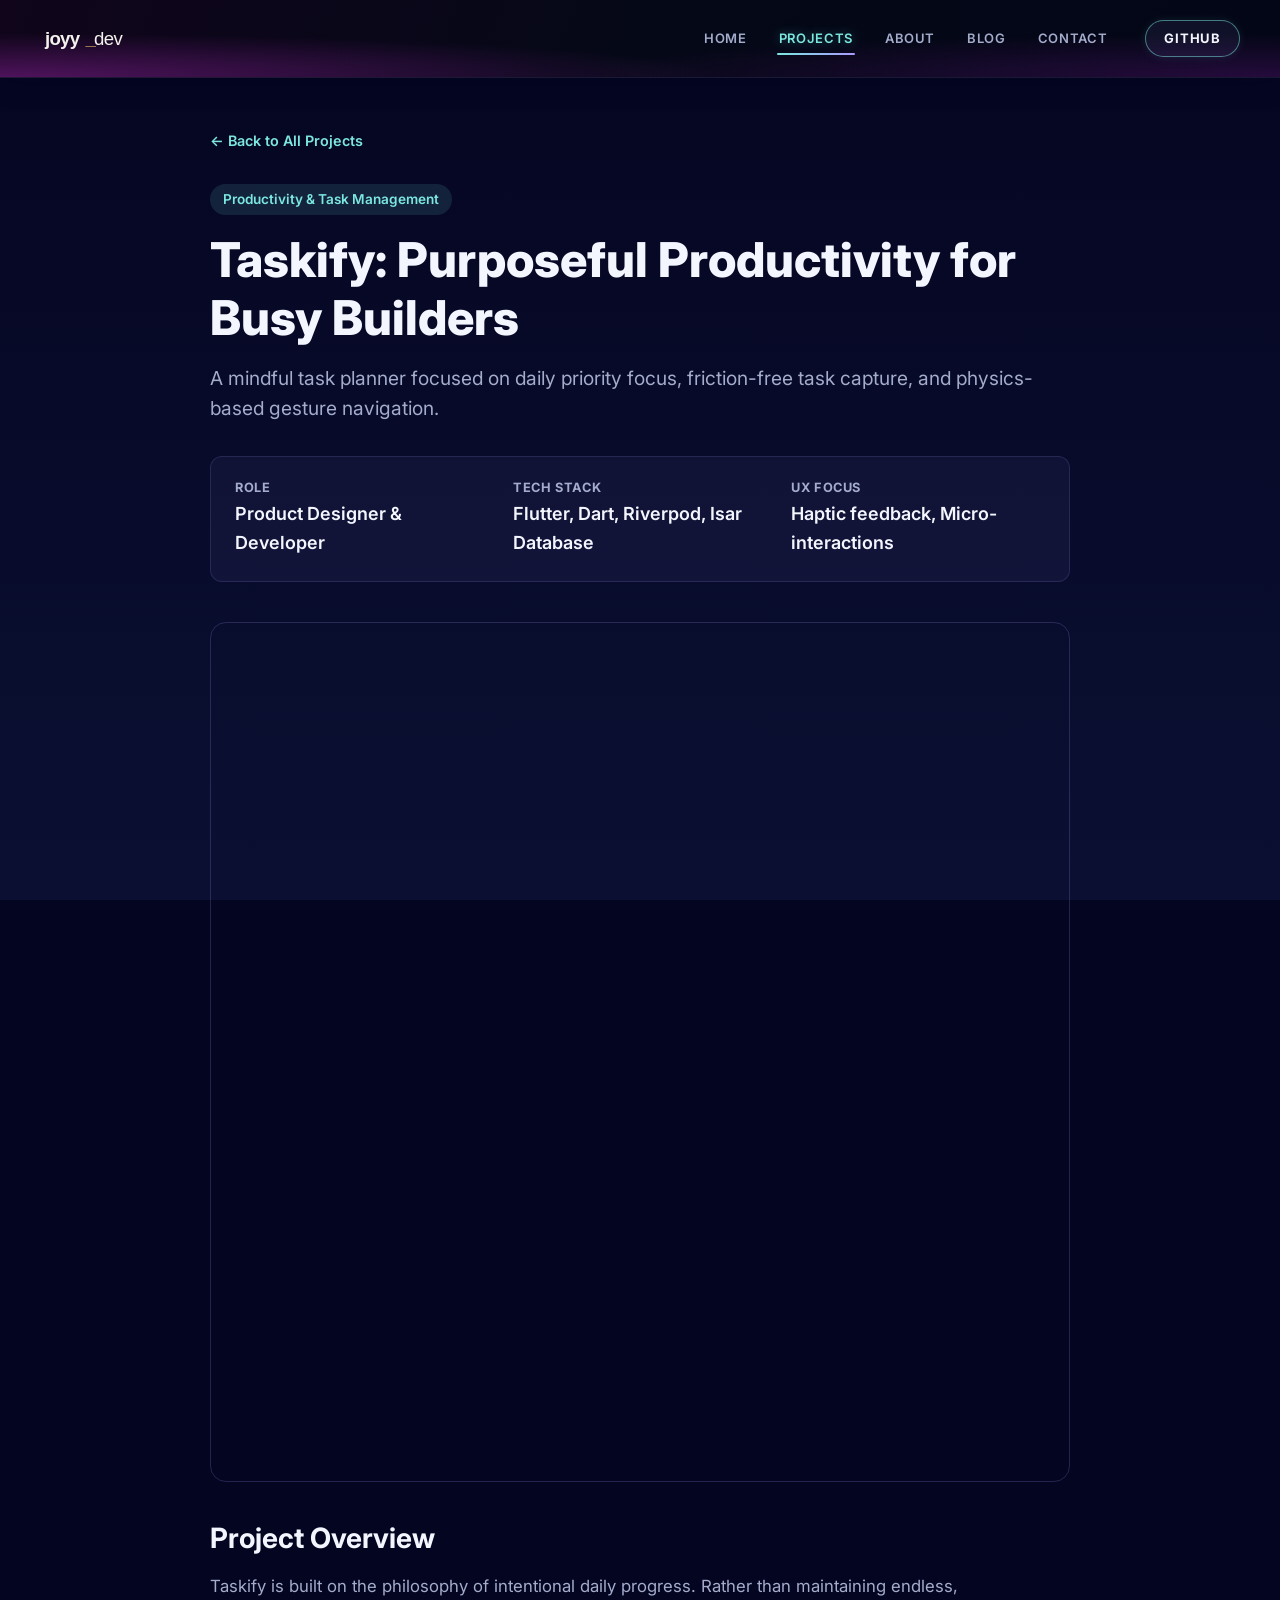
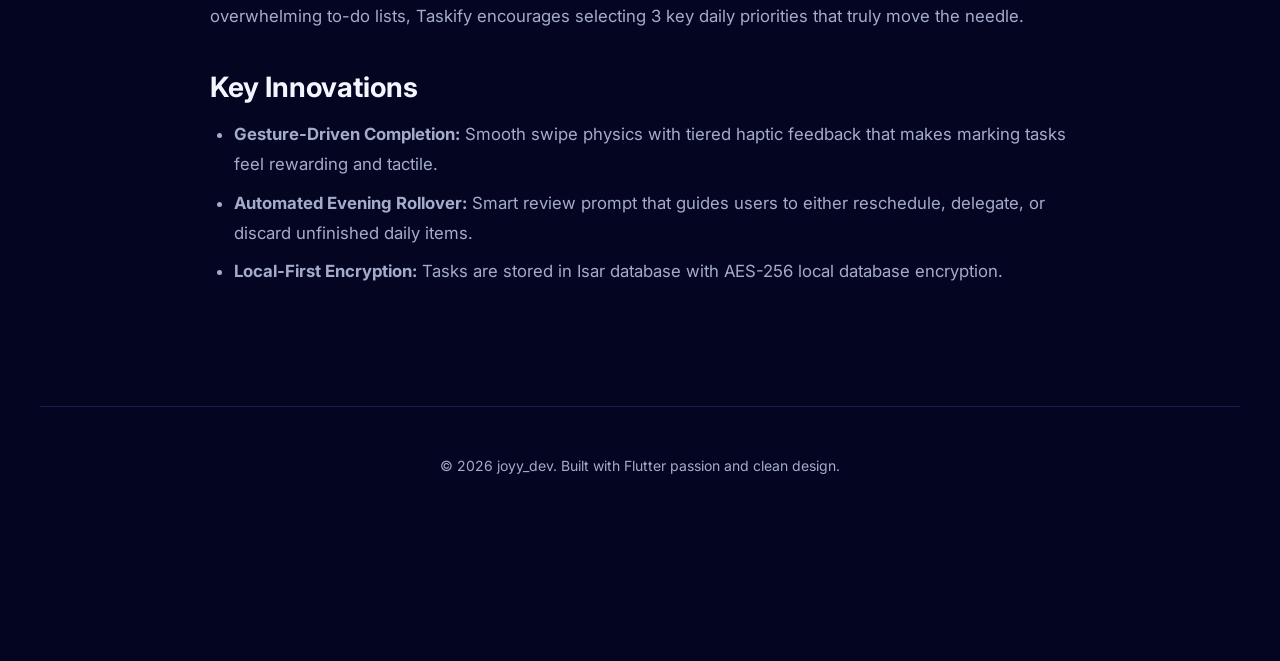
<file: projects/taskify.html>
<!DOCTYPE html>
<html lang="en">
<head>
    <meta charset="UTF-8">
    <meta name="viewport" content="width=device-width, initial-scale=1.0">
    <title>Taskify Case Study · joyy_dev</title>
    <link rel="stylesheet" href="../assets/css/style.css">
    <link rel="stylesheet" href="../assets/css/responsive.css">
    <link rel="stylesheet" href="../assets/css/projects.css">
    <script src="../assets/js/main.js" defer></script>
    <link rel="icon" href="../favicon.svg" type="image/svg+xml"/>
</head>
<body>
    <a class="visually-hidden skip-link" href="#main">Skip to main content</a>

    <header class="topnav" id="header">
        <div class="wrapper topnav__wrapper">
            <a href="../index.html" class="topnav__home" aria-label="joyy-dev homepage">
                <img src="../assets/icons/joyy-dev-wordmark.svg" alt="joyy-dev logo" class="topnav__logo" width="150" height="34">
            </a>

            <button class="topnav__toggle" 
                    type="button" 
                    aria-label="Open navigation menu" 
                    aria-expanded="false" 
                    aria-controls="primary-nav">
                <span class="topnav__hamburger" aria-hidden="true">
                    <span class="topnav__hamburger-line"></span>
                    <span class="topnav__hamburger-line"></span>
                    <span class="topnav__hamburger-line"></span>
                </span>
            </button>

            <nav class="topnav__nav" id="primary-nav" aria-label="Primary navigation">
                <ul class="topnav_links">
                    <li class="topnav__item">
                        <a href="../index.html" class="topnav__link">Home</a>
                    </li>
                    <li class="topnav__item">
                        <a href="index.html" class="topnav__link topnav__link--active" aria-current="page">Projects</a>
                    </li>
                    <li class="topnav__item">
                        <a href="../about.html" class="topnav__link">About</a>
                    </li>
                    <li class="topnav__item">
                        <a href="../blog/index.html" class="topnav__link">Blog</a>
                    </li>
                    <li class="topnav__item">
                        <a href="../contact.html" class="topnav__link">Contact</a>
                    </li>
                </ul>

                <div class="topnav__actions">
                    <a href="https://github.com/joyy-dev" target="_blank" rel="noopener noreferrer" class="topnav__cta">
                        Github
                    </a>
                </div>
            </nav>
        </div>
        <div class="topnav__backdrop" aria-hidden="true"></div>
    </header>

    <main id="main">
        <div class="wrapper">
            <article class="case-study">
                <a href="index.html" class="case-study__back">← Back to All Projects</a>

                <header class="case-study__header">
                    <span class="case-study__badge">Productivity & Task Management</span>
                    <h1 class="case-study__title">Taskify: Purposeful Productivity for Busy Builders</h1>
                    <p class="case-study__lead">
                        A mindful task planner focused on daily priority focus, friction-free task capture, and physics-based gesture navigation.
                    </p>

                    <div class="case-study__meta">
                        <div class="case-study__meta-item">
                            <h4>Role</h4>
                            <p>Product Designer & Developer</p>
                        </div>
                        <div class="case-study__meta-item">
                            <h4>Tech Stack</h4>
                            <p>Flutter, Dart, Riverpod, Isar Database</p>
                        </div>
                        <div class="case-study__meta-item">
                            <h4>UX Focus</h4>
                            <p>Haptic feedback, Micro-interactions</p>
                        </div>
                    </div>
                </header>

                <img src="../assets/images/projects/taskify.webp" alt="Taskify productivity app screens" class="case-study__hero-img">

                <div class="case-study__content">
                    <h2>Project Overview</h2>
                    <p>
                        Taskify is built on the philosophy of intentional daily progress. Rather than maintaining endless, overwhelming to-do lists, Taskify encourages selecting 3 key daily priorities that truly move the needle.
                    </p>

                    <h2>Key Innovations</h2>
                    <ul>
                        <li><strong>Gesture-Driven Completion:</strong> Smooth swipe physics with tiered haptic feedback that makes marking tasks feel rewarding and tactile.</li>
                        <li><strong>Automated Evening Rollover:</strong> Smart review prompt that guides users to either reschedule, delegate, or discard unfinished daily items.</li>
                        <li><strong>Local-First Encryption:</strong> Tasks are stored in Isar database with AES-256 local database encryption.</li>
                    </ul>
                </div>
            </article>
        </div>
    </main>

    <footer>
        <div class="wrapper" style="text-align: center; padding-block: 3rem; border-top: 1px solid rgba(139, 92, 246, 0.2); color: var(--c-muted); font-size: 0.875rem;">
            <p>&copy; 2026 joyy_dev. Built with Flutter passion and clean design.</p>
        </div>
    </footer>
</body>
</html>
</file>
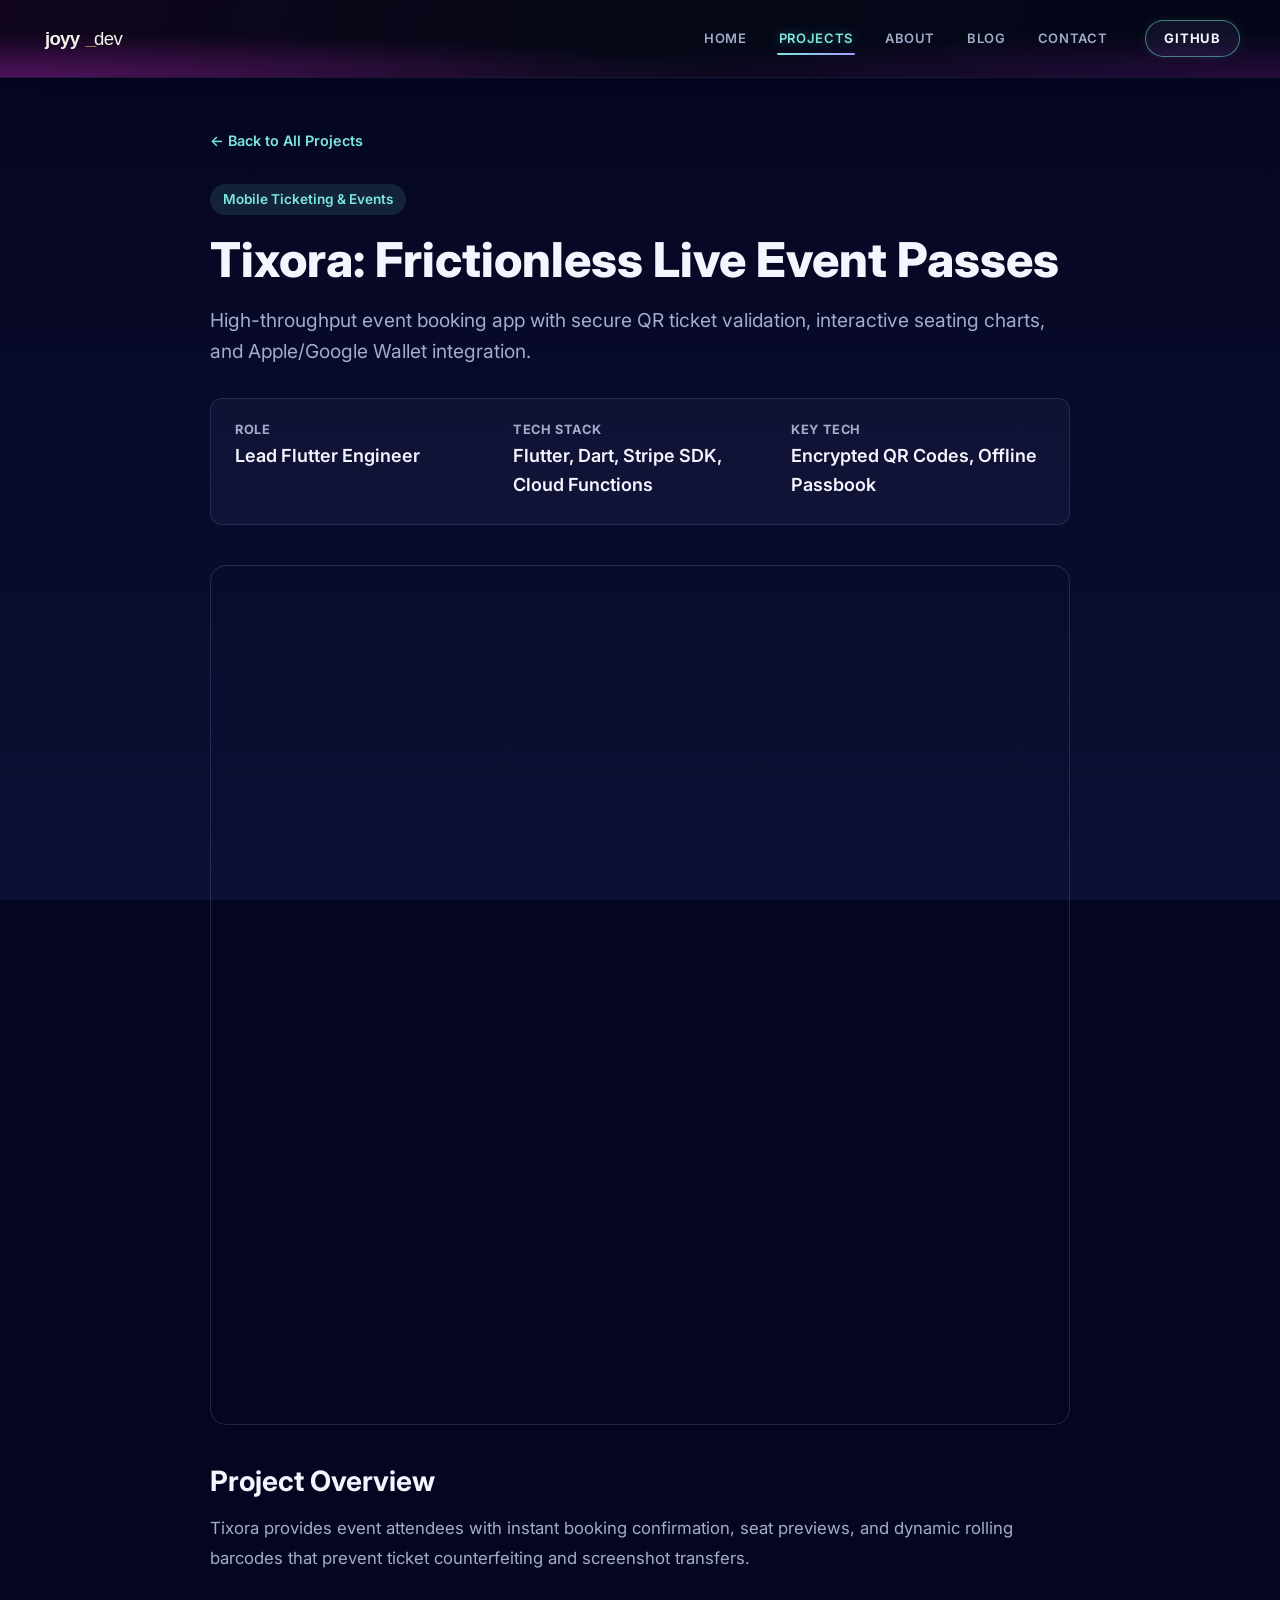
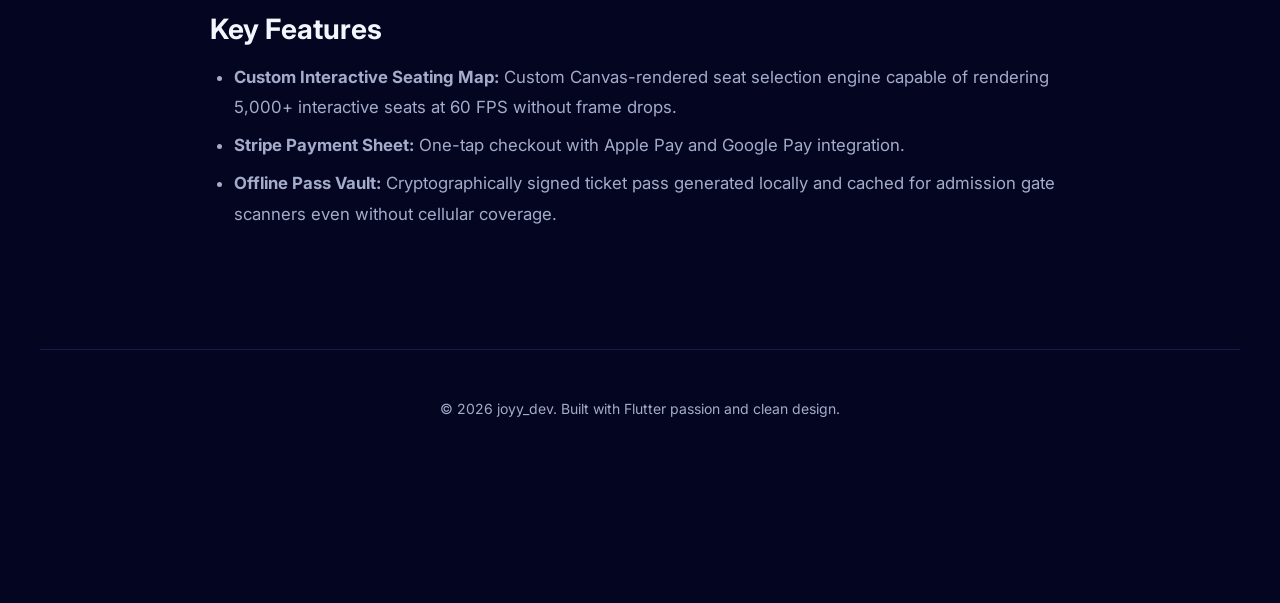
<file: projects/tixora.html>
<!DOCTYPE html>
<html lang="en">
<head>
    <meta charset="UTF-8">
    <meta name="viewport" content="width=device-width, initial-scale=1.0">
    <title>Tixora Case Study · joyy_dev</title>
    <link rel="stylesheet" href="../assets/css/style.css">
    <link rel="stylesheet" href="../assets/css/responsive.css">
    <link rel="stylesheet" href="../assets/css/projects.css">
    <script src="../assets/js/main.js" defer></script>
    <link rel="icon" href="../favicon.svg" type="image/svg+xml"/>
</head>
<body>
    <a class="visually-hidden skip-link" href="#main">Skip to main content</a>

    <header class="topnav" id="header">
        <div class="wrapper topnav__wrapper">
            <a href="../index.html" class="topnav__home" aria-label="joyy-dev homepage">
                <img src="../assets/icons/joyy-dev-wordmark.svg" alt="joyy-dev logo" class="topnav__logo" width="150" height="34">
            </a>

            <button class="topnav__toggle" 
                    type="button" 
                    aria-label="Open navigation menu" 
                    aria-expanded="false" 
                    aria-controls="primary-nav">
                <span class="topnav__hamburger" aria-hidden="true">
                    <span class="topnav__hamburger-line"></span>
                    <span class="topnav__hamburger-line"></span>
                    <span class="topnav__hamburger-line"></span>
                </span>
            </button>

            <nav class="topnav__nav" id="primary-nav" aria-label="Primary navigation">
                <ul class="topnav_links">
                    <li class="topnav__item">
                        <a href="../index.html" class="topnav__link">Home</a>
                    </li>
                    <li class="topnav__item">
                        <a href="index.html" class="topnav__link topnav__link--active" aria-current="page">Projects</a>
                    </li>
                    <li class="topnav__item">
                        <a href="../about.html" class="topnav__link">About</a>
                    </li>
                    <li class="topnav__item">
                        <a href="../blog/index.html" class="topnav__link">Blog</a>
                    </li>
                    <li class="topnav__item">
                        <a href="../contact.html" class="topnav__link">Contact</a>
                    </li>
                </ul>

                <div class="topnav__actions">
                    <a href="https://github.com/joyy-dev" target="_blank" rel="noopener noreferrer" class="topnav__cta">
                        Github
                    </a>
                </div>
            </nav>
        </div>
        <div class="topnav__backdrop" aria-hidden="true"></div>
    </header>

    <main id="main">
        <div class="wrapper">
            <article class="case-study">
                <a href="index.html" class="case-study__back">← Back to All Projects</a>

                <header class="case-study__header">
                    <span class="case-study__badge">Mobile Ticketing & Events</span>
                    <h1 class="case-study__title">Tixora: Frictionless Live Event Passes</h1>
                    <p class="case-study__lead">
                        High-throughput event booking app with secure QR ticket validation, interactive seating charts, and Apple/Google Wallet integration.
                    </p>

                    <div class="case-study__meta">
                        <div class="case-study__meta-item">
                            <h4>Role</h4>
                            <p>Lead Flutter Engineer</p>
                        </div>
                        <div class="case-study__meta-item">
                            <h4>Tech Stack</h4>
                            <p>Flutter, Dart, Stripe SDK, Cloud Functions</p>
                        </div>
                        <div class="case-study__meta-item">
                            <h4>Key Tech</h4>
                            <p>Encrypted QR Codes, Offline Passbook</p>
                        </div>
                    </div>
                </header>

                <img src="../assets/images/projects/tixora.webp" alt="Tixora ticketing app screens" class="case-study__hero-img">

                <div class="case-study__content">
                    <h2>Project Overview</h2>
                    <p>
                        Tixora provides event attendees with instant booking confirmation, seat previews, and dynamic rolling barcodes that prevent ticket counterfeiting and screenshot transfers.
                    </p>

                    <h2>Key Features</h2>
                    <ul>
                        <li><strong>Custom Interactive Seating Map:</strong> Custom Canvas-rendered seat selection engine capable of rendering 5,000+ interactive seats at 60 FPS without frame drops.</li>
                        <li><strong>Stripe Payment Sheet:</strong> One-tap checkout with Apple Pay and Google Pay integration.</li>
                        <li><strong>Offline Pass Vault:</strong> Cryptographically signed ticket pass generated locally and cached for admission gate scanners even without cellular coverage.</li>
                    </ul>
                </div>
            </article>
        </div>
    </main>

    <footer>
        <div class="wrapper" style="text-align: center; padding-block: 3rem; border-top: 1px solid rgba(139, 92, 246, 0.2); color: var(--c-muted); font-size: 0.875rem;">
            <p>&copy; 2026 joyy_dev. Built with Flutter passion and clean design.</p>
        </div>
    </footer>
</body>
</html>
</file>
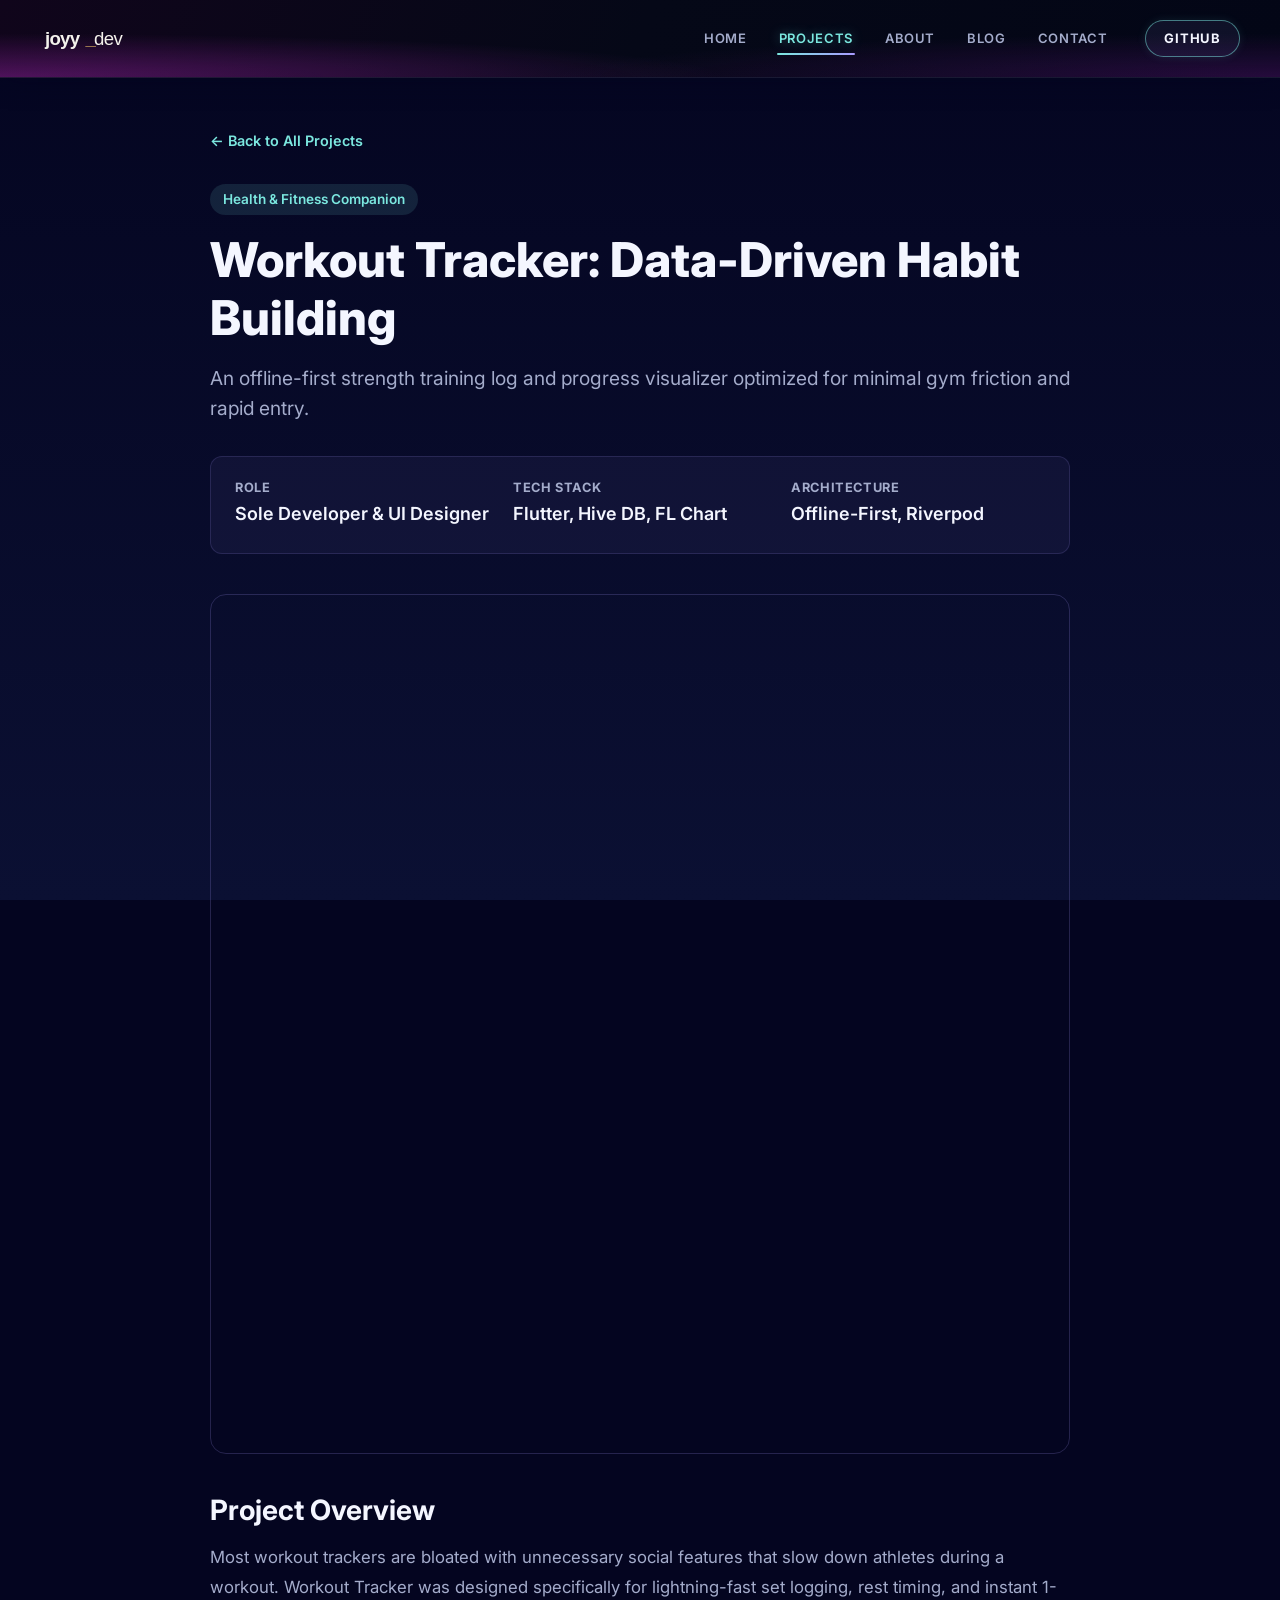
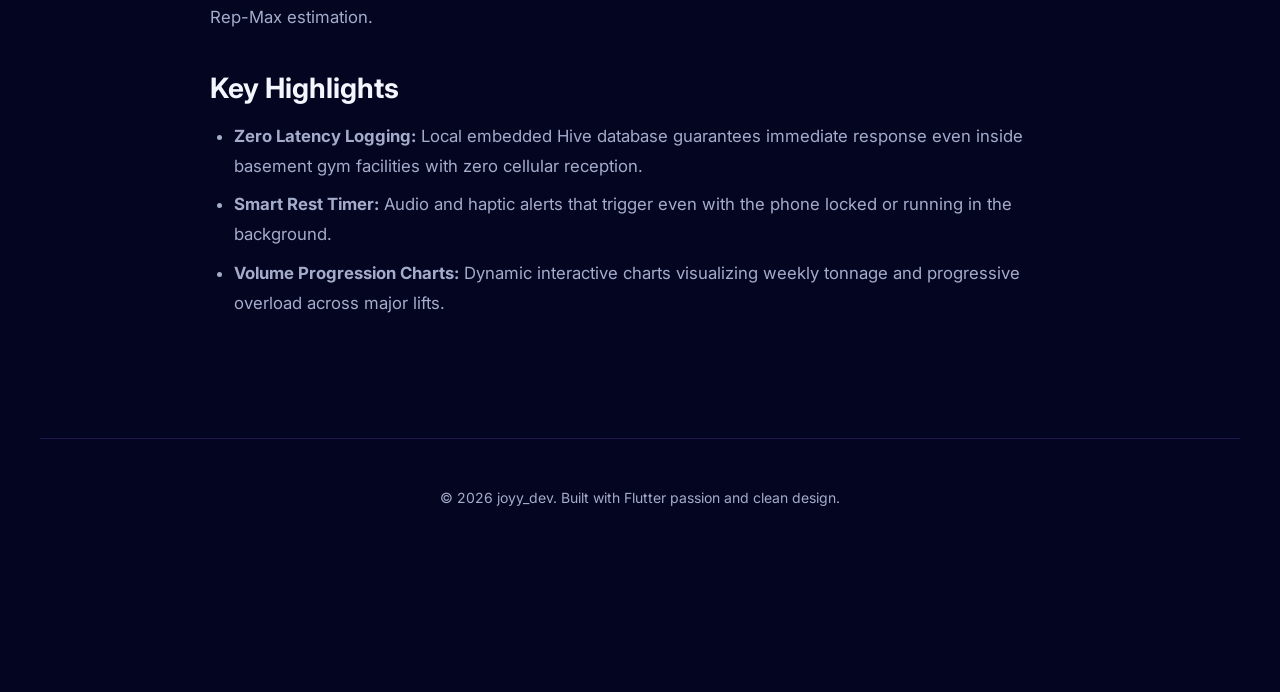
<file: projects/workout-tracker.html>
<!DOCTYPE html>
<html lang="en">
<head>
    <meta charset="UTF-8">
    <meta name="viewport" content="width=device-width, initial-scale=1.0">
    <title>Workout Tracker Case Study · joyy_dev</title>
    <link rel="stylesheet" href="../assets/css/style.css">
    <link rel="stylesheet" href="../assets/css/responsive.css">
    <link rel="stylesheet" href="../assets/css/projects.css">
    <script src="../assets/js/main.js" defer></script>
    <link rel="icon" href="../favicon.svg" type="image/svg+xml"/>
</head>
<body>
    <a class="visually-hidden skip-link" href="#main">Skip to main content</a>

    <header class="topnav" id="header">
        <div class="wrapper topnav__wrapper">
            <a href="../index.html" class="topnav__home" aria-label="joyy-dev homepage">
                <img src="../assets/icons/joyy-dev-wordmark.svg" alt="joyy-dev logo" class="topnav__logo" width="150" height="34">
            </a>

            <button class="topnav__toggle" 
                    type="button" 
                    aria-label="Open navigation menu" 
                    aria-expanded="false" 
                    aria-controls="primary-nav">
                <span class="topnav__hamburger" aria-hidden="true">
                    <span class="topnav__hamburger-line"></span>
                    <span class="topnav__hamburger-line"></span>
                    <span class="topnav__hamburger-line"></span>
                </span>
            </button>

            <nav class="topnav__nav" id="primary-nav" aria-label="Primary navigation">
                <ul class="topnav_links">
                    <li class="topnav__item">
                        <a href="../index.html" class="topnav__link">Home</a>
                    </li>
                    <li class="topnav__item">
                        <a href="index.html" class="topnav__link topnav__link--active" aria-current="page">Projects</a>
                    </li>
                    <li class="topnav__item">
                        <a href="../about.html" class="topnav__link">About</a>
                    </li>
                    <li class="topnav__item">
                        <a href="../blog/index.html" class="topnav__link">Blog</a>
                    </li>
                    <li class="topnav__item">
                        <a href="../contact.html" class="topnav__link">Contact</a>
                    </li>
                </ul>

                <div class="topnav__actions">
                    <a href="https://github.com/joyy-dev" target="_blank" rel="noopener noreferrer" class="topnav__cta">
                        Github
                    </a>
                </div>
            </nav>
        </div>
        <div class="topnav__backdrop" aria-hidden="true"></div>
    </header>

    <main id="main">
        <div class="wrapper">
            <article class="case-study">
                <a href="index.html" class="case-study__back">← Back to All Projects</a>

                <header class="case-study__header">
                    <span class="case-study__badge">Health & Fitness Companion</span>
                    <h1 class="case-study__title">Workout Tracker: Data-Driven Habit Building</h1>
                    <p class="case-study__lead">
                        An offline-first strength training log and progress visualizer optimized for minimal gym friction and rapid entry.
                    </p>

                    <div class="case-study__meta">
                        <div class="case-study__meta-item">
                            <h4>Role</h4>
                            <p>Sole Developer & UI Designer</p>
                        </div>
                        <div class="case-study__meta-item">
                            <h4>Tech Stack</h4>
                            <p>Flutter, Hive DB, FL Chart</p>
                        </div>
                        <div class="case-study__meta-item">
                            <h4>Architecture</h4>
                            <p>Offline-First, Riverpod</p>
                        </div>
                    </div>
                </header>

                <img src="../assets/images/projects/workout-tracker.webp" alt="Workout Tracker interface screens" class="case-study__hero-img">

                <div class="case-study__content">
                    <h2>Project Overview</h2>
                    <p>
                        Most workout trackers are bloated with unnecessary social features that slow down athletes during a workout. Workout Tracker was designed specifically for lightning-fast set logging, rest timing, and instant 1-Rep-Max estimation.
                    </p>

                    <h2>Key Highlights</h2>
                    <ul>
                        <li><strong>Zero Latency Logging:</strong> Local embedded Hive database guarantees immediate response even inside basement gym facilities with zero cellular reception.</li>
                        <li><strong>Smart Rest Timer:</strong> Audio and haptic alerts that trigger even with the phone locked or running in the background.</li>
                        <li><strong>Volume Progression Charts:</strong> Dynamic interactive charts visualizing weekly tonnage and progressive overload across major lifts.</li>
                    </ul>
                </div>
            </article>
        </div>
    </main>

    <footer>
        <div class="wrapper" style="text-align: center; padding-block: 3rem; border-top: 1px solid rgba(139, 92, 246, 0.2); color: var(--c-muted); font-size: 0.875rem;">
            <p>&copy; 2026 joyy_dev. Built with Flutter passion and clean design.</p>
        </div>
    </footer>
</body>
</html>
</file>
<file: assets/css/style.css>
@import url('https://fonts.googleapis.com/css2?family=Inter:wght@400;500;600;700;800&display=swap');

@layer global, component, utility;

@layer global {
  /* Typography tokens */
  :root {
    --fs-header-font: calc(13 / 16 * 1rem);
    --fs-14: calc(14 / 16 * 1rem);
    --fs-17: calc(17 / 16 * 1rem);
    --fs-18: calc(18 / 16 * 1rem);
    --fs-19: calc(19 / 16 * 1rem);
    --fs-20: calc(20 / 16 * 1rem);
    --fs-22: calc(22 / 16 * 1rem);
    --fs-23: calc(23 / 16 * 1rem);
    --fs-25: calc(25 / 16 * 1rem);
    --fs-26: calc(26 / 16 * 1rem);
    --fs-28: calc(28 / 16 * 1rem);

    --font-size-header-font: var(--fs-header-font);
    --font-size-paragraph: var(--fs-14);
    --font-size-h1: var(--fs-26);
    --font-size-h2: var(--fs-23);
    --font-size-h3: var(--fs-20);
    --font-size-h4: var(--fs-17);

    @media (width >= calc(600 / 16 * 1rem)) {
      --font-size-header-font: var(--fs-14);
      --font-size-paragraph: var(--fs-18);
      --font-size-h1: var(--fs-28);
      --font-size-h2: var(--fs-25);
      --font-size-h3: var(--fs-22);
      --font-size-h4: var(--fs-17);
    }
  }

  /* Color tokens */
  :root {
    --c-main-bg: linear-gradient(180deg, #040520 0%, #0B1033 100%);
    --c-header-bg: radial-gradient(
        ellipse at 0% 100%,
        rgba(155, 35, 170, 0.45) 0%,
        transparent 40%
      ),
      radial-gradient(
        ellipse at 100% 100%,
        rgba(100, 20, 130, 0.35) 0%,
        transparent 40%
      ),
      linear-gradient(
        110deg,
        #10051b 0%,
        #050817 50%,
        #030616 100%
      );
    --c-background: #040520;
    --c-panel: #0B1033;
    --c-accent: #7BE7DF;
    --c-secondary: #A89AFF;
    --c-gold: #C9A45C;
    --c-text: #F4F6FF;
    --c-muted: #a4accb;
    --c-transparent: transparent;

    --color-header-bg: var(--c-header-bg);
    --color-footer-bg: var(--c-background);
    --color-site-bg: var(--c-main-bg);
    --color-text-white: var(--c-text);
    --color-text-muted: var(--c-muted);
    --color-text-main: var(--c-accent);
    --color-button-primary-bg: var(--c-accent);
    --color-button-primary-text: var(--c-background);
    --color-button-secondary-bg: var(--c-transparent);
    --color-button-secondary-text: var(--c-text);
    --color-button-secondary-border: var(--c-text);
  }

  *,
  *::before,
  *::after {
    box-sizing: border-box;
  }

  * {
    margin: 0;
    padding: 0;
  }

  html {
    scroll-behavior: smooth;
  }

  body {
    font-family: 'Inter', system-ui, -apple-system, BlinkMacSystemFont, 'Segoe UI', Roboto, Oxygen, Ubuntu, Cantarell, sans-serif;
    font-size: var(--font-size-paragraph);
    line-height: 1.6;
    color: var(--c-muted);
    background: var(--color-site-bg);
    background-color: var(--c-background);
    background-attachment: fixed;
    min-height: 100vh;
    padding-block-end: 15vh;
    overflow-x: hidden;
  }

  body.menu-open {
    overflow: hidden;
  }

  h1, h2, h3, h4 {
    line-height: 1.15;
    font-family: 'Inter', system-ui, -apple-system, sans-serif;
    color: var(--c-text);
  }

  h1 {
    font-size: var(--font-size-h1);
  }

  h2 {
    font-size: var(--font-size-h2);
  }

  h3 {
    font-size: var(--font-size-h3);
  }

  h4 {
    font-size: var(--font-size-h4);
  }

  a {
    text-decoration: none;
    color: inherit;
  }

  img, picture, svg {
    max-width: 100%;
    display: block;
  }

  .wrapper {
    width: min(calc(100% - 2rem), calc(1200 / 16 * 1rem));
    margin-inline: auto;
  }
}

@layer component {
  /* ==========================================================================
     Topnav (Header) Component
     ========================================================================== */
  .topnav {
    position: sticky;
    top: 0;
    z-index: 1000;
    background: var(--color-header-bg);
    backdrop-filter: blur(16px);
    -webkit-backdrop-filter: blur(16px);
    border-bottom: 1px solid rgba(168, 154, 255, 0.12);
    box-shadow: 0 4px 24px rgba(4, 5, 32, 0.4);
    transition: background-color 0.3s ease, border-color 0.3s ease, box-shadow 0.3s ease;
  }

  .topnav--scrolled {
    border-bottom-color: rgba(123, 231, 223, 0.22);
    box-shadow: 0 8px 32px rgba(4, 5, 32, 0.65);
  }

  .topnav__wrapper {
    display: flex;
    justify-content: space-between;
    align-items: center;
    position: relative;
    padding-block: 0.75rem;

    @media (width >= 48rem) {
      padding-block: 1.25rem;
    }
  }

  /* Logo */
  .topnav__home {
    display: inline-flex;
    align-items: center;
    transition: opacity 0.2s ease, transform 0.2s ease;
  }

  .topnav__home:hover {
    opacity: 0.9;
    transform: translateY(-1px);
  }

  .topnav__logo {
    width: clamp(105px, 15vw, 145px);
    height: auto;
    display: block;
  }

  /* Mobile Hamburger / Toggle Button */
  .topnav__toggle {
    display: none;
    align-items: center;
    justify-content: center;
    width: 44px;
    height: 44px;
    background: rgba(168, 154, 255, 0.08);
    border: 1px solid rgba(168, 154, 255, 0.22);
    border-radius: 8px;
    cursor: pointer;
    padding: 0;
    color: var(--c-text);
    transition: background-color 0.2s ease, border-color 0.2s ease, box-shadow 0.2s ease;
  }

  .topnav__toggle:hover,
  .topnav__toggle:focus-visible {
    background: rgba(123, 231, 223, 0.12);
    border-color: var(--c-accent);
    box-shadow: 0 0 14px rgba(123, 231, 223, 0.25);
    outline: none;
  }

  .topnav__hamburger {
    position: relative;
    width: 22px;
    height: 16px;
    display: flex;
    flex-direction: column;
    justify-content: space-between;
  }

  .topnav__hamburger-line {
    width: 100%;
    height: 2px;
    background-color: var(--c-text);
    border-radius: 2px;
    transition: transform 0.3s cubic-bezier(0.4, 0, 0.2, 1),
                opacity 0.2s ease,
                background-color 0.2s ease;
    transform-origin: center;
  }

  /* Morph hamburger lines into "X" when open */
  .topnav__toggle[aria-expanded="true"] .topnav__hamburger-line:nth-child(1) {
    transform: translateY(7px) rotate(45deg);
    background-color: var(--c-accent);
  }

  .topnav__toggle[aria-expanded="true"] .topnav__hamburger-line:nth-child(2) {
    opacity: 0;
    transform: scaleX(0);
  }

  .topnav__toggle[aria-expanded="true"] .topnav__hamburger-line:nth-child(3) {
    transform: translateY(-7px) rotate(-45deg);
    background-color: var(--c-accent);
  }

  /* CTA Button in Header */
  .topnav__cta {
    display: inline-flex;
    align-items: center;
    justify-content: center;
    font-weight: 700;
    letter-spacing: 0.06em;
    text-transform: uppercase;
    font-size: var(--fs-header-font);
    color: var(--c-text);
    background: rgba(168, 154, 255, 0.08);
    border: 1px solid rgba(123, 231, 223, 0.5);
    padding: 7px 18px;
    border-radius: 9999px;
    box-shadow: 0 0 10px rgba(123, 231, 223, 0.1);
    transition: background-color 0.25s ease, color 0.25s ease, border-color 0.25s ease, box-shadow 0.25s ease, transform 0.25s ease;
  }

  .topnav__cta:hover,
  .topnav__cta:focus-visible {
    background: var(--c-header-bg);
    color: var(--c-accent);
    border-color: var(--c-accent);
    box-shadow: 0 0 20px rgba(123, 231, 223, 0.45);
    transform: translateY(-1px);
    outline: none;
  }

  /* Topnav Responsive Breakpoints */
  @media (width < 48rem) {
    .topnav__toggle {
      display: flex;
    }

    .topnav__nav {
      position: absolute;
      top: 100%;
      left: 0;
      right: 0;
      width: 100%;
      background: linear-gradient(180deg, rgba(8, 12, 40, 0.98) 0%, rgba(4, 5, 32, 0.98) 100%);
      backdrop-filter: blur(20px);
      -webkit-backdrop-filter: blur(20px);
      border-bottom: 1px solid rgba(123, 231, 223, 0.25);
      box-shadow: 0 20px 40px rgba(0, 0, 0, 0.7);
      padding: 1.25rem 1.25rem 1.75rem;
      display: flex;
      flex-direction: column;
      gap: 1.25rem;

      opacity: 0;
      visibility: hidden;
      pointer-events: none;
      transform: translateY(-10px);
      transition: opacity 0.28s ease,
                  transform 0.28s cubic-bezier(0.16, 1, 0.3, 1),
                  visibility 0.28s ease;
    }

    .topnav__nav.is-open {
      opacity: 1;
      visibility: visible;
      pointer-events: auto;
      transform: translateY(0);
    }

    .topnav_links {
      display: flex;
      flex-direction: column;
      list-style-type: none;
      padding: 0;
      gap: 0.35rem;
      width: 100%;
    }

    .topnav__item {
      width: 100%;
    }

    .topnav__link {
      display: flex;
      align-items: center;
      width: 100%;
      padding: 0.75rem 1rem;
      border-radius: 8px;
      font-weight: 600;
      letter-spacing: 0.05em;
      text-transform: uppercase;
      font-size: var(--fs-18);
      color: var(--c-text);
      background: transparent;
      transition: background-color 0.2s ease, color 0.2s ease, padding-left 0.2s ease;
    }

    .topnav__link:hover,
    .topnav__link:focus-visible,
    .topnav__link--active {
      background: rgba(123, 231, 223, 0.1);
      color: var(--c-accent);
      padding-left: 1.25rem;
      outline: none;
    }

    .topnav__actions {
      width: 100%;
      padding-top: 0.75rem;
      border-top: 1px solid rgba(168, 154, 255, 0.15);
    }

    .topnav__cta {
      width: 100%;
      padding: 12px 20px;
      font-size: var(--fs-14);
      border-radius: 8px;
    }

    .topnav__backdrop {
      position: fixed;
      inset: 0;
      top: 0;
      z-index: -1;
      background: rgba(4, 5, 32, 0.65);
      backdrop-filter: blur(4px);
      -webkit-backdrop-filter: blur(4px);
      opacity: 0;
      visibility: hidden;
      pointer-events: none;
      transition: opacity 0.3s ease, visibility 0.3s ease;
    }

    .topnav__backdrop.is-visible {
      opacity: 1;
      visibility: visible;
      pointer-events: auto;
    }
  }

  @media (width >= 48rem) {
    .topnav__toggle {
      display: none !important;
    }

    .topnav__backdrop {
      display: none !important;
    }

    .topnav__nav {
      display: flex;
      align-items: center;
      gap: 2.25rem;
      position: static;
      background: transparent;
      padding: 0;
      box-shadow: none;
      border: none;
      transform: none;
      opacity: 1;
      visibility: visible;
      pointer-events: auto;
    }

    .topnav_links {
      display: flex;
      align-items: center;
      list-style-type: none;
      padding: 0;
      gap: 1.75rem;
    }

    .topnav__link {
      position: relative;
      font-weight: 600;
      letter-spacing: 0.05em;
      text-transform: uppercase;
      font-size: var(--fs-header-font);
      color: var(--c-muted);
      padding: 6px 2px;
      display: inline-block;
      transition: color 0.25s ease, text-shadow 0.25s ease;
    }

    .topnav__link:hover,
    .topnav__link:focus-visible,
    .topnav__link--active {
      color: var(--c-accent);
      text-shadow: 0 0 12px rgba(123, 231, 223, 0.4);
      outline: none;
    }

    .topnav__link::after {
      content: '';
      position: absolute;
      bottom: 0;
      left: 0;
      width: 0;
      height: 2px;
      background: linear-gradient(90deg, var(--c-accent), var(--c-secondary));
      border-radius: 2px;
      transition: width 0.25s cubic-bezier(0.4, 0, 0.2, 1);
    }

    .topnav__link:hover::after,
    .topnav__link:focus-visible::after,
    .topnav__link--active::after {
      width: 100%;
    }

    .topnav__actions {
      display: flex;
      align-items: center;
    }
  }

  /* ==========================================================================
     Hero Section Component
     ========================================================================== */
  .hero {
    position: relative;
    padding-block: clamp(3rem, 7vw, 6rem);
    overflow-x: clip;
  }

  .hero__wrapper {
    display: grid;
    grid-template-columns: 1fr;
    align-items: center;
    gap: 3.5rem;

    @media (width >= 62rem) { /* >= 992px */
      grid-template-columns: minmax(0, 1.15fr) minmax(0, 0.95fr);
      gap: clamp(2rem, 5vw, 4.5rem);
    }
  }

  /* --- Left: Hero Content --- */
  .hero__content {
    display: flex;
    flex-direction: column;
    align-items: flex-start;
    z-index: 1;
  }

  /* Status Badge */
  .hero__badge {
    display: inline-flex;
    align-items: center;
    gap: 0.65rem;
    padding: 6px 14px;
    background: rgba(11, 16, 51, 0.7);
    border: 1px solid rgba(168, 154, 255, 0.22);
    border-radius: 9999px;
    backdrop-filter: blur(10px);
    -webkit-backdrop-filter: blur(10px);
    margin-bottom: 1.5rem;
    box-shadow: 0 4px 16px rgba(0, 0, 0, 0.25);
  }

  .hero__badge-pulse {
    position: relative;
    display: flex;
    align-items: center;
    justify-content: center;
    width: 8px;
    height: 8px;
  }

  .hero__badge-pulse::after {
    content: '';
    position: absolute;
    inset: -3px;
    border-radius: 50%;
    background: var(--c-accent);
    opacity: 0.5;
    animation: pulseRadar 2s cubic-bezier(0, 0, 0.2, 1) infinite;
  }

  .hero__badge-dot {
    width: 8px;
    height: 8px;
    background: var(--c-accent);
    border-radius: 50%;
    box-shadow: 0 0 10px var(--c-accent);
  }

  .hero__badge-text {
    font-size: var(--fs-14);
    font-weight: 500;
    color: var(--c-text);
    letter-spacing: 0.02em;
  }

  /* Main Headline */
  .hero__title {
    font-size: clamp(2.5rem, 6vw, 4.25rem);
    line-height: 1.08;
    font-weight: 800;
    letter-spacing: -0.035em;
    color: #FFFFFF;
    margin-bottom: 1.25rem;
  }

  .hero__title-gradient {
    display: inline-block;
    background: linear-gradient(135deg, var(--c-accent) 0%, var(--c-secondary) 55%, var(--c-gold) 100%);
    background-clip: text;
    -webkit-background-clip: text;
    -webkit-text-fill-color: transparent;
    filter: drop-shadow(0 0 24px rgba(123, 231, 223, 0.35));
  }

  /* Subtitle / Lead */
  .hero__lead {
    font-size: clamp(1rem, 1.6vw, 1.15rem);
    line-height: 1.65;
    color: var(--c-muted);
    max-width: 530px;
    margin-bottom: 2rem;
  }

  /* CTA Buttons Group */
  .hero__cta-group {
    display: flex;
    align-items: center;
    flex-wrap: wrap;
    gap: 1rem;
    margin-bottom: 2.25rem;
  }

  .hero__btn {
    display: inline-flex;
    align-items: center;
    justify-content: center;
    gap: 0.65rem;
    padding: 12px 24px;
    border-radius: 12px;
    font-weight: 700;
    font-size: var(--fs-14);
    letter-spacing: 0.02em;
    cursor: pointer;
    transition: transform 0.25s cubic-bezier(0.16, 1, 0.3, 1),
                box-shadow 0.25s ease,
                background-color 0.25s ease,
                border-color 0.25s ease;
  }

  .hero__btn--primary {
    background: var(--c-accent);
    color: var(--c-background);
    border: 1px solid var(--c-accent);
    box-shadow: 0 4px 22px rgba(123, 231, 223, 0.35);
  }

  .hero__btn--primary:hover,
  .hero__btn--primary:focus-visible {
    background: #9cf5ee;
    border-color: #9cf5ee;
    transform: translateY(-2px);
    box-shadow: 0 8px 30px rgba(123, 231, 223, 0.55);
  }

  .hero__btn--secondary {
    background: rgba(11, 16, 51, 0.6);
    color: var(--c-text);
    border: 1px solid rgba(168, 154, 255, 0.25);
    backdrop-filter: blur(8px);
    -webkit-backdrop-filter: blur(8px);
  }

  .hero__btn--secondary:hover,
  .hero__btn--secondary:focus-visible {
    background: rgba(168, 154, 255, 0.12);
    border-color: var(--c-accent);
    color: var(--c-accent);
    transform: translateY(-2px);
    box-shadow: 0 6px 20px rgba(123, 231, 223, 0.15);
  }

  .hero__btn-icon {
    transition: transform 0.25s ease;
  }

  .hero__btn--primary:hover .hero__btn-icon {
    transform: translate(2px, 2px);
  }

  .hero__btn--secondary:hover .hero__btn-icon {
    transform: translate(2px, -2px);
  }

  /* Identity / Tech Chips */
  .hero__chips {
    display: flex;
    align-items: center;
    gap: 0.75rem;
    flex-wrap: wrap;
  }

  .hero__chip {
    display: inline-flex;
    align-items: center;
    gap: 0.55rem;
    padding: 6px 14px;
    border-radius: 8px;
    background: rgba(11, 16, 51, 0.6);
    border: 1px solid rgba(168, 154, 255, 0.16);
    font-size: calc(13 / 16 * 1rem);
    color: var(--c-muted);
    transition: transform 0.2s ease, border-color 0.2s ease, color 0.2s ease;
  }

  .hero__chip:hover {
    border-color: rgba(123, 231, 223, 0.4);
    color: var(--c-text);
    transform: translateY(-1px);
  }

  .hero__chip--icon {
    color: var(--c-text);
    padding: 8px 12px;
  }

  .hero__chip-spark {
    color: var(--c-gold);
    font-size: 0.95rem;
  }

  /* --- Right: Hero 3D Visual & Interactive Mockup --- */
  .hero__visual {
    position: relative;
    display: flex;
    align-items: center;
    justify-content: center;
    min-height: 580px;
    perspective: 1200px;
    transform-style: preserve-3d;
  }

  /* Ambient Cosmic Glows */
  .hero__glow {
    position: absolute;
    border-radius: 50%;
    pointer-events: none;
    z-index: 0;
  }

  .hero__glow--primary {
    width: 360px;
    height: 360px;
    background: radial-gradient(circle, rgba(123, 231, 223, 0.16) 0%, transparent 70%);
    filter: blur(50px);
    top: 15%;
    right: 15%;
  }

  .hero__glow--secondary {
    width: 420px;
    height: 420px;
    background: radial-gradient(circle, rgba(168, 154, 255, 0.16) 0%, transparent 70%);
    filter: blur(60px);
    bottom: 10%;
    left: 10%;
  }

  .hero__orbit-ring {
    position: absolute;
    width: 440px;
    height: 440px;
    border-radius: 50%;
    border: 1px dashed rgba(168, 154, 255, 0.12);
    pointer-events: none;
    z-index: 0;
    animation: rotateOrbit 70s linear infinite;
  }

  /* Orbiting Floating Cards */
  .hero__card {
    position: absolute;
    z-index: 4;
    background: rgba(11, 16, 51, 0.78);
    backdrop-filter: blur(14px);
    -webkit-backdrop-filter: blur(14px);
    border: 1px solid rgba(168, 154, 255, 0.22);
    border-radius: 14px;
    padding: 10px 16px;
    box-shadow: 0 16px 36px rgba(0, 0, 0, 0.45), 0 0 18px rgba(168, 154, 255, 0.08);
    display: flex;
    flex-direction: column;
    gap: 4px;
    transition: transform 0.25s ease, border-color 0.25s ease, box-shadow 0.25s ease;
    cursor: default;
    user-select: none;
  }

  .hero__card:hover {
    border-color: rgba(123, 231, 223, 0.45);
    box-shadow: 0 20px 42px rgba(0, 0, 0, 0.6), 0 0 24px rgba(123, 231, 223, 0.2);
  }

  .hero__card-label {
    font-size: 11px;
    font-weight: 500;
    color: var(--c-muted);
    letter-spacing: 0.02em;
  }

  .hero__card-content {
    display: flex;
    align-items: center;
    gap: 8px;
  }

  .hero__card-icon {
    font-size: 14px;
    color: var(--c-accent);
  }

  .hero__card-icon--spin {
    display: inline-block;
    animation: spinStar 9s linear infinite;
  }

  .hero__card-text {
    font-size: 13px;
    font-weight: 700;
    color: var(--c-text);
    letter-spacing: 0.01em;
  }

  /* Specific Card Placements */
  .hero__card--top-right {
    top: 14%;
    right: 2%;
    animation: floatCard1 6s ease-in-out infinite;
  }

  .hero__card--bottom-left {
    bottom: 14%;
    left: 2%;
    animation: floatCard2 7s ease-in-out infinite -2s;
  }

  /* Floating Stack of Pills (Upper Left) */
  .hero__float-stack {
    position: absolute;
    left: 2%;
    top: 15%;
    z-index: 4;
    display: flex;
    flex-direction: column;
    gap: 6px;
    animation: floatCard3 6.5s ease-in-out infinite -1s;
  }

  .hero__pill {
    display: inline-block;
    padding: 6px 14px;
    font-size: 11px;
    font-weight: 600;
    color: var(--c-text);
    background: rgba(11, 16, 51, 0.8);
    backdrop-filter: blur(12px);
    -webkit-backdrop-filter: blur(12px);
    border: 1px solid rgba(168, 154, 255, 0.2);
    border-radius: 9999px;
    box-shadow: 0 8px 24px rgba(0, 0, 0, 0.35);
    transition: transform 0.2s ease, border-color 0.2s ease;
  }

  .hero__pill:hover {
    border-color: var(--c-accent);
    color: var(--c-accent);
    transform: translateX(4px);
  }

  /* --- Phone Mockup Frame & Screen --- */
  .mockup-phone {
    position: relative;
    z-index: 2;
    width: clamp(275px, 28vw, 315px);
    min-height: 565px;
    border-radius: 46px;
    padding: 10px;
    background: linear-gradient(155deg, #242a5a 0%, #10163b 45%, #05081c 100%);
    box-shadow: 0 30px 80px rgba(0, 0, 0, 0.8),
                0 0 45px rgba(123, 231, 223, 0.14),
                inset 0 1px 2px rgba(255, 255, 255, 0.35);
    animation: floatPhone 8s ease-in-out infinite;
    transform-style: preserve-3d;
    transition: transform 0.25s cubic-bezier(0.16, 1, 0.3, 1),
                box-shadow 0.25s ease;
    user-select: none;
  }

  .mockup-phone:hover {
    box-shadow: 0 35px 90px rgba(0, 0, 0, 0.85),
                0 0 55px rgba(123, 231, 223, 0.25);
  }

  /* Outer Phone Buttons */
  .mockup-phone__btn {
    position: absolute;
    width: 3px;
    background: #2b3363;
    border-radius: 2px;
  }

  .mockup-phone__btn--vol-up {
    left: -4px;
    top: 105px;
    height: 38px;
  }

  .mockup-phone__btn--vol-down {
    left: -4px;
    top: 155px;
    height: 38px;
  }

  .mockup-phone__btn--power {
    right: -4px;
    top: 125px;
    height: 48px;
  }

  /* Phone Screen */
  .mockup-phone__screen {
    position: relative;
    background: #06091e;
    border-radius: 36px;
    overflow: hidden;
    padding: 12px 16px 14px;
    border: 1px solid rgba(255, 255, 255, 0.08);
    display: flex;
    flex-direction: column;
    justify-content: space-between;
    min-height: 545px;
    box-shadow: inset 0 0 30px rgba(0, 0, 0, 0.7);
  }

  /* Glass Glare Shimmer */
  .mockup-phone__glare {
    position: absolute;
    top: 0;
    left: -120%;
    width: 250%;
    height: 100%;
    background: linear-gradient(115deg, transparent 40%, rgba(255, 255, 255, 0.05) 50%, transparent 60%);
    pointer-events: none;
    animation: glareShimmer 9s ease-in-out infinite;
    z-index: 10;
  }

  /* Status Bar & Dynamic Island */
  .mockup-phone__status {
    display: flex;
    align-items: center;
    justify-content: space-between;
    font-size: 11px;
    font-weight: 600;
    color: var(--c-text);
    padding-inline: 4px;
    margin-bottom: 6px;
    z-index: 5;
  }

  .mockup-phone__time {
    letter-spacing: -0.02em;
  }

  .mockup-phone__island {
    width: 76px;
    height: 18px;
    background: #000000;
    border-radius: 20px;
    display: flex;
    align-items: center;
    justify-content: flex-end;
    padding-right: 6px;
    box-shadow: 0 1px 4px rgba(0, 0, 0, 0.4);
  }

  .mockup-phone__camera {
    width: 6px;
    height: 6px;
    border-radius: 50%;
    background: #111b33;
    box-shadow: inset 0 0 1px #3d5a99;
  }

  .mockup-phone__icons {
    display: flex;
    align-items: center;
    gap: 6px;
  }

  .mockup-phone__signal {
    font-size: 7px;
    letter-spacing: 1px;
    color: var(--c-text);
  }

  .mockup-phone__battery {
    width: 18px;
    height: 9px;
    border: 1px solid var(--c-text);
    border-radius: 3px;
    padding: 1px;
    display: flex;
    align-items: center;
  }

  .mockup-phone__battery-level {
    width: 75%;
    height: 100%;
    background: var(--c-accent);
    border-radius: 1px;
  }

  /* App UI Inside Phone */
  .mockup-app {
    display: flex;
    flex-direction: column;
    gap: 12px;
    flex: 1;
    justify-content: space-between;
    z-index: 5;
  }

  .mockup-app__header {
    display: flex;
    flex-direction: column;
    gap: 2px;
  }

  .mockup-app__subtitle {
    font-size: 12px;
    color: var(--c-muted);
  }

  .mockup-app__title {
    font-size: 16px;
    font-weight: 700;
    color: #FFFFFF;
    line-height: 1.2;
  }

  /* Weekly Goal Card */
  .mockup-goal-card {
    background: linear-gradient(135deg, rgba(123, 231, 223, 0.18) 0%, rgba(168, 154, 255, 0.12) 100%);
    border: 1px solid rgba(123, 231, 223, 0.35);
    border-radius: 16px;
    padding: 12px 14px;
    display: flex;
    align-items: center;
    justify-content: space-between;
    box-shadow: 0 8px 24px rgba(0, 0, 0, 0.35);
    transition: transform 0.2s ease, border-color 0.2s ease;
  }

  .mockup-goal-card:hover {
    border-color: var(--c-accent);
    transform: translateY(-1px);
  }

  .mockup-goal-card__info {
    display: flex;
    flex-direction: column;
    gap: 4px;
  }

  .mockup-goal-card__tag {
    font-size: 9px;
    font-weight: 700;
    letter-spacing: 0.08em;
    color: var(--c-accent);
    text-transform: uppercase;
  }

  .mockup-goal-card__heading {
    font-size: 13px;
    font-weight: 700;
    color: #FFFFFF;
    line-height: 1.25;
  }

  .mockup-goal-card__progress {
    position: relative;
    width: 58px;
    height: 58px;
    display: flex;
    align-items: center;
    justify-content: center;
  }

  .mockup-progress-ring {
    transform: rotate(-90deg);
  }

  .mockup-progress-ring__bg {
    stroke: rgba(255, 255, 255, 0.08);
    stroke-width: 4;
    fill: none;
  }

  .mockup-progress-ring__fill {
    stroke: var(--c-accent);
    stroke-width: 4;
    fill: none;
    stroke-linecap: round;
    stroke-dasharray: 144.5;
    stroke-dashoffset: 36; /* 75% complete */
    filter: drop-shadow(0 0 6px rgba(123, 231, 223, 0.5));
    transition: stroke-dashoffset 0.6s cubic-bezier(0.4, 0, 0.2, 1);
  }

  .mockup-progress-ring__text {
    position: absolute;
    font-size: 11px;
    font-weight: 700;
    color: var(--c-accent);
  }

  /* Today's Focus Tasks Section */
  .mockup-tasks {
    display: flex;
    flex-direction: column;
    gap: 8px;
  }

  .mockup-tasks__head {
    display: flex;
    align-items: center;
    justify-content: space-between;
  }

  .mockup-tasks__title {
    font-size: 12px;
    font-weight: 600;
    color: var(--c-text);
  }

  .mockup-tasks__link {
    font-size: 10px;
    font-weight: 700;
    color: var(--c-accent);
    letter-spacing: 0.04em;
    cursor: pointer;
  }

  .mockup-tasks__list {
    display: flex;
    flex-direction: column;
    gap: 7px;
    list-style: none;
    padding: 0;
  }

  .mockup-task-item {
    background: rgba(11, 16, 51, 0.7);
    border: 1px solid rgba(168, 154, 255, 0.15);
    border-radius: 10px;
    padding: 8px 12px;
    display: flex;
    align-items: center;
    gap: 10px;
    cursor: pointer;
    transition: background-color 0.2s ease, border-color 0.2s ease, transform 0.15s ease;
  }

  .mockup-task-item:hover,
  .mockup-task-item:focus-visible {
    background: rgba(168, 154, 255, 0.12);
    border-color: rgba(123, 231, 223, 0.3);
    transform: scale(1.015);
    outline: none;
  }

  .mockup-task-item__check {
    width: 20px;
    height: 20px;
    border-radius: 6px;
    background: rgba(255, 255, 255, 0.06);
    border: 1px solid rgba(255, 255, 255, 0.2);
    display: flex;
    align-items: center;
    justify-content: center;
    color: transparent;
    transition: all 0.2s ease;
    flex-shrink: 0;
  }

  .mockup-task-item.is-checked .mockup-task-item__check {
    background: var(--c-accent);
    border-color: var(--c-accent);
    color: var(--c-background);
    box-shadow: 0 0 10px rgba(123, 231, 223, 0.5);
  }

  .mockup-task-item__text {
    display: flex;
    flex-direction: column;
    gap: 1px;
    flex: 1;
  }

  .mockup-task-item__name {
    font-size: 12px;
    font-weight: 600;
    color: var(--c-text);
    transition: color 0.2s ease;
  }

  .mockup-task-item.is-checked .mockup-task-item__name {
    color: #FFFFFF;
  }

  .mockup-task-item__desc {
    font-size: 10px;
    color: var(--c-muted);
  }

  /* Bottom In-Phone Navigation Bar */
  .mockup-nav {
    display: flex;
    justify-content: space-around;
    align-items: center;
    padding-top: 8px;
    border-top: 1px solid rgba(168, 154, 255, 0.12);
  }

  .mockup-nav__item {
    display: flex;
    align-items: center;
    gap: 5px;
    font-size: 10px;
    font-weight: 600;
    color: var(--c-muted);
    cursor: pointer;
    transition: color 0.2s ease;
  }

  .mockup-nav__item.is-active {
    color: var(--c-accent);
    font-weight: 700;
  }

  .mockup-nav__dot {
    font-size: 8px;
  }

  .mockup-nav__icon {
    font-size: 7px;
  }

  /* ==========================================================================
     Keyframe Animations
     ========================================================================== */
  @keyframes pulseRadar {
    0% {
      transform: scale(0.8);
      opacity: 0.8;
    }
    100% {
      transform: scale(2.4);
      opacity: 0;
    }
  }

  @keyframes rotateOrbit {
    from {
      transform: rotate(0deg);
    }
    to {
      transform: rotate(360deg);
    }
  }

  @keyframes spinStar {
    from {
      transform: rotate(0deg);
    }
    to {
      transform: rotate(360deg);
    }
  }

  @keyframes floatPhone {
    0%, 100% {
      transform: perspective(1200px) rotateY(-5deg) rotateX(4deg) translateY(0);
    }
    50% {
      transform: perspective(1200px) rotateY(-3deg) rotateX(2deg) translateY(-14px);
    }
  }

  @keyframes floatCard1 {
    0%, 100% {
      transform: translateY(0);
    }
    50% {
      transform: translateY(-8px);
    }
  }

  @keyframes floatCard2 {
    0%, 100% {
      transform: translateY(0);
    }
    50% {
      transform: translateY(9px);
    }
  }

  @keyframes floatCard3 {
    0%, 100% {
      transform: translateY(0);
    }
    50% {
      transform: translateY(-9px);
    }
  }

  @keyframes glareShimmer {
    0% {
      transform: translateX(0);
    }
    30% {
      transform: translateX(110%);
    }
    100% {
      transform: translateX(110%);
    }
  }

  /* ==========================================================================
     Mobile & Tablet Responsiveness for Hero Visual
     ========================================================================== */
  @media (width < 62rem) { /* < 992px */
    .hero__visual {
      min-height: auto;
      width: 100%;
      padding-block: 2.5rem;
    }

    .mockup-phone {
      margin-inline: auto;
      width: min(100%, 310px);
      min-height: 540px;
    }

    .hero__orbit-ring {
      width: 340px;
      height: 340px;
    }

    .hero__card--top-right {
      right: 2%;
      top: 2%;
      transform: scale(0.9);
      z-index: 5;
    }

    .hero__card--bottom-left {
      left: 2%;
      bottom: 2%;
      transform: scale(0.9);
      z-index: 5;
    }

    .hero__float-stack {
      left: 2%;
      top: 2%;
      transform: scale(0.9);
      z-index: 5;
    }
  }

  @media (width < 38rem) { /* < 608px small mobile */
    .hero__visual {
      padding-block: 1.5rem;
    }

    .hero__title {
      font-size: 2.35rem;
    }

    .hero__cta-group {
      flex-direction: column;
      width: 100%;
    }

    .hero__btn {
      width: 100%;
    }

    .mockup-phone {
      width: min(100%, 295px);
      min-height: 520px;
      padding: 8px;
    }

    .mockup-phone__screen {
      padding: 10px 12px 12px;
      min-height: 500px;
    }

    /* On mobile, tuck floating cards neatly at the corners */
    .hero__card--top-right {
      right: 6px;
      top: -10px;
      padding: 6px 12px;
      transform: scale(0.85);
      z-index: 6;
    }

    .hero__card--bottom-left {
      left: 6px;
      bottom: -10px;
      padding: 6px 12px;
      transform: scale(0.85);
      z-index: 6;
    }

    .hero__float-stack {
      display: none; /* Keep mobile clean and prevent obscuring phone screen */
    }
  }
}

@layer utility {
  .visually-hidden:not(:focus, :active) {
    clip: rect(0, 0, 0, 0);
    clip-path: inset(50%);
    height: 1px;
    overflow: hidden;
    position: absolute;
    white-space: nowrap;
    width: 1px;
  }

  .skip-link:focus {
    position: absolute;
    top: 1rem;
    left: 1rem;
    z-index: 1100;
    padding: 0.75rem 1.25rem;
    background: var(--c-accent);
    color: var(--c-background);
    font-weight: 700;
    border-radius: 4px;
    box-shadow: 0 4px 16px rgba(0, 0, 0, 0.4);
  }

  :focus-visible {
    outline: 2px solid var(--c-accent);
    outline-offset: 3px;
  }
}
</file>
<file: assets/css/responsive.css>
/* ==========================================================================
   joyy_dev Portfolio - Responsive Utilities & Breakpoints
   ========================================================================== */

/* Tablet & Smaller Screens (< 992px / 62rem) */
@media (max-width: 62rem) {
  .site-header__nav {
    display: none;
  }

  .site-header__nav.is-open {
    display: flex;
  }

  .grid-2,
  .grid-3,
  .grid-4 {
    grid-template-columns: 1fr;
  }

  .section {
    padding-block: 3.5rem;
  }
}

/* Mobile Screens (< 768px / 48rem) */
@media (max-width: 48rem) {
  :root {
    --fs-h1: 2rem;
    --fs-h2: 1.65rem;
    --fs-h3: 1.35rem;
  }

  .wrapper {
    width: min(calc(100% - 1.5rem), 75rem);
  }

  .section {
    padding-block: 2.5rem;
  }

  .hero__actions,
  .btn-group {
    flex-direction: column;
    width: 100%;
  }

  .btn {
    width: 100%;
    justify-content: center;
  }
}

/* Small Handheld (< 480px / 30rem) */
@media (max-width: 30rem) {
  .hero__title {
    font-size: 2rem;
  }

  .card {
    padding: 1.25rem;
  }
}
</file>
<file: assets/css/blog.css>
/* ==========================================================================
   joyy_dev Portfolio - Blog Stylesheet
   ========================================================================== */

.blog-hero {
  padding-block: 4rem 2rem;
  text-align: center;
}

.blog-hero__title {
  font-size: clamp(2rem, 4vw, 3.25rem);
  font-weight: 800;
  color: var(--c-text);
  margin-block-end: 1rem;
}

.blog-hero__subtitle {
  max-width: 640px;
  margin-inline: auto;
  color: var(--c-muted);
  font-size: 1.125rem;
}

/* Blog Grid */
.blog-grid {
  display: grid;
  grid-template-columns: repeat(auto-fill, minmax(340px, 1fr));
  gap: 2rem;
  margin-block: 2.5rem 5rem;
}

.blog-card {
  background: linear-gradient(145deg, rgba(11, 16, 51, 0.8) 0%, rgba(4, 5, 32, 0.9) 100%);
  border: 1px solid rgba(168, 154, 255, 0.16);
  border-radius: 16px;
  overflow: hidden;
  display: flex;
  flex-direction: column;
  transition: transform 0.3s ease, border-color 0.3s ease, box-shadow 0.3s ease;
}

.blog-card:hover {
  transform: translateY(-6px);
  border-color: rgba(123, 231, 223, 0.4);
  box-shadow: 0 16px 36px rgba(4, 5, 32, 0.8), 0 0 20px rgba(123, 231, 223, 0.15);
}

.blog-card__media {
  width: 100%;
  aspect-ratio: 16 / 9;
  background: #0d1238;
  overflow: hidden;
}

.blog-card__img {
  width: 100%;
  height: 100%;
  object-fit: cover;
  transition: transform 0.4s ease;
}

.blog-card:hover .blog-card__img {
  transform: scale(1.05);
}

.blog-card__body {
  padding: 1.5rem;
  display: flex;
  flex-direction: column;
  flex: 1;
}

.blog-card__meta {
  display: flex;
  align-items: center;
  gap: 0.75rem;
  font-size: 0.8rem;
  color: var(--c-muted);
  margin-block-end: 0.75rem;
}

.blog-card__category {
  color: var(--c-accent);
  font-weight: 600;
}

.blog-card__title {
  font-size: 1.3rem;
  font-weight: 700;
  color: var(--c-text);
  line-height: 1.35;
  margin-block-end: 0.75rem;
}

.blog-card__desc {
  color: var(--c-muted);
  font-size: 0.95rem;
  line-height: 1.6;
  margin-block-end: 1.5rem;
  flex: 1;
}

.blog-card__link {
  display: inline-flex;
  align-items: center;
  gap: 0.5rem;
  font-weight: 600;
  color: var(--c-accent);
  font-size: 0.95rem;
  transition: gap 0.2s ease;
}

.blog-card__link:hover {
  gap: 0.75rem;
}

/* Single Blog Article */
.article-container {
  max-width: 820px;
  margin-inline: auto;
  padding-block: 3rem 6rem;
}

.article-back {
  display: inline-flex;
  align-items: center;
  gap: 0.5rem;
  color: var(--c-accent);
  font-size: 0.9rem;
  font-weight: 600;
  margin-block-end: 2rem;
  transition: transform 0.2s ease;
}

.article-back:hover {
  transform: translateX(-4px);
}

.article-header {
  margin-block-end: 2.5rem;
}

.article-category {
  display: inline-block;
  padding: 0.3rem 0.8rem;
  border-radius: 9999px;
  background: rgba(123, 231, 223, 0.12);
  color: var(--c-accent);
  font-size: 0.85rem;
  font-weight: 600;
  margin-block-end: 1rem;
}

.article-title {
  font-size: clamp(2.1rem, 5vw, 3.2rem);
  font-weight: 800;
  color: var(--c-text);
  line-height: 1.2;
  margin-block-end: 1rem;
}

.article-meta {
  display: flex;
  flex-wrap: wrap;
  align-items: center;
  gap: 1.5rem;
  color: var(--c-muted);
  font-size: 0.95rem;
  padding-block: 1rem;
  border-block: 1px solid rgba(168, 154, 255, 0.15);
  margin-block: 1.5rem 2rem;
}

.article-hero-img {
  width: 100%;
  border-radius: 16px;
  border: 1px solid rgba(168, 154, 255, 0.2);
  margin-block-end: 2.5rem;
}

.article-content {
  font-size: 1.1rem;
  line-height: 1.85;
  color: var(--c-text);
}

.article-content h2 {
  font-size: 1.85rem;
  margin-block: 3rem 1rem;
  color: var(--c-text);
}

.article-content h3 {
  font-size: 1.4rem;
  margin-block: 2rem 0.8rem;
}

.article-content p {
  color: var(--c-muted);
  margin-block-end: 1.6rem;
}

.article-content ul,
.article-content ol {
  margin-block-end: 1.6rem;
  padding-inline-start: 1.75rem;
  color: var(--c-muted);
}

.article-content li {
  margin-block-end: 0.6rem;
}

.article-content pre {
  background: #06091f;
  border: 1px solid rgba(168, 154, 255, 0.2);
  border-radius: 12px;
  padding: 1.25rem;
  overflow-x: auto;
  font-family: ui-monospace, SFMono-Regular, Menlo, Monaco, Consolas, monospace;
  font-size: 0.95rem;
  line-height: 1.5;
  margin-block: 1.5rem 2rem;
  color: #7be7df;
}

.article-content code:not(pre code) {
  background: rgba(168, 154, 255, 0.15);
  color: var(--c-accent);
  padding: 0.2rem 0.4rem;
  border-radius: 4px;
  font-size: 0.9em;
}

.article-callout {
  padding: 1.5rem;
  border-radius: 12px;
  background: rgba(123, 231, 223, 0.08);
  border-left: 4px solid var(--c-accent);
  margin-block: 2rem;
  color: var(--c-text);
}

.article-callout p {
  margin-block-end: 0;
  color: var(--c-text);
}
</file>
<file: assets/css/projects.css>
/* ==========================================================================
   joyy_dev Portfolio - Projects Stylesheet
   ========================================================================== */

.projects-hero {
  padding-block: 4rem 2rem;
  text-align: center;
}

.projects-hero__title {
  font-size: clamp(2rem, 4vw, 3.25rem);
  font-weight: 800;
  color: var(--c-text);
  margin-block-end: 1rem;
}

.projects-hero__subtitle {
  max-width: 640px;
  margin-inline: auto;
  color: var(--c-muted);
  font-size: 1.125rem;
}

/* Filter Bar */
.projects-filter {
  display: flex;
  justify-content: center;
  flex-wrap: wrap;
  gap: 0.5rem;
  margin-block: 2.5rem 2rem;
}

.projects-filter__btn {
  padding: 0.5rem 1.25rem;
  border-radius: 9999px;
  background: rgba(168, 154, 255, 0.08);
  border: 1px solid rgba(168, 154, 255, 0.2);
  color: var(--c-muted);
  font-family: inherit;
  font-size: 0.875rem;
  font-weight: 600;
  cursor: pointer;
  transition: all 0.2s ease;
}

.projects-filter__btn:hover,
.projects-filter__btn.is-active {
  background: var(--c-accent);
  color: var(--c-background);
  border-color: var(--c-accent);
  box-shadow: 0 0 16px rgba(123, 231, 223, 0.35);
}

/* Projects Grid */
.projects-grid {
  display: grid;
  grid-template-columns: repeat(auto-fill, minmax(340px, 1fr));
  gap: 2rem;
  margin-block: 2rem 5rem;
}

.project-card {
  background: linear-gradient(145deg, rgba(11, 16, 51, 0.8) 0%, rgba(4, 5, 32, 0.9) 100%);
  border: 1px solid rgba(168, 154, 255, 0.16);
  border-radius: 16px;
  overflow: hidden;
  display: flex;
  flex-direction: column;
  transition: transform 0.3s ease, border-color 0.3s ease, box-shadow 0.3s ease;
}

.project-card:hover {
  transform: translateY(-6px);
  border-color: rgba(123, 231, 223, 0.4);
  box-shadow: 0 16px 36px rgba(4, 5, 32, 0.8), 0 0 20px rgba(123, 231, 223, 0.15);
}

.project-card__media {
  position: relative;
  width: 100%;
  aspect-ratio: 16 / 9;
  background: #0d1238;
  overflow: hidden;
}

.project-card__img {
  width: 100%;
  height: 100%;
  object-fit: cover;
  transition: transform 0.4s ease;
}

.project-card:hover .project-card__img {
  transform: scale(1.05);
}

.project-card__body {
  padding: 1.5rem;
  display: flex;
  flex-direction: column;
  flex: 1;
}

.project-card__tags {
  display: flex;
  flex-wrap: wrap;
  gap: 0.4rem;
  margin-block-end: 0.75rem;
}

.project-tag {
  font-size: 0.75rem;
  font-weight: 600;
  padding: 0.2rem 0.6rem;
  border-radius: 4px;
  background: rgba(123, 231, 223, 0.12);
  color: var(--c-accent);
  border: 1px solid rgba(123, 231, 223, 0.25);
}

.project-card__title {
  font-size: 1.35rem;
  font-weight: 700;
  color: var(--c-text);
  margin-block-end: 0.5rem;
}

.project-card__desc {
  color: var(--c-muted);
  font-size: 0.95rem;
  line-height: 1.6;
  margin-block-end: 1.5rem;
  flex: 1;
}

.project-card__link {
  display: inline-flex;
  align-items: center;
  gap: 0.5rem;
  font-weight: 600;
  color: var(--c-accent);
  font-size: 0.95rem;
  transition: gap 0.2s ease;
}

.project-card__link:hover {
  gap: 0.75rem;
}

/* Detail Case Study Layout */
.case-study {
  max-width: 860px;
  margin-inline: auto;
  padding-block: 3rem 6rem;
}

.case-study__back {
  display: inline-flex;
  align-items: center;
  gap: 0.5rem;
  color: var(--c-accent);
  font-size: 0.9rem;
  font-weight: 600;
  margin-block-end: 2rem;
  transition: transform 0.2s ease;
}

.case-study__back:hover {
  transform: translateX(-4px);
}

.case-study__header {
  margin-block-end: 2.5rem;
}

.case-study__badge {
  display: inline-block;
  padding: 0.3rem 0.8rem;
  border-radius: 9999px;
  background: rgba(123, 231, 223, 0.12);
  color: var(--c-accent);
  font-size: 0.85rem;
  font-weight: 600;
  margin-block-end: 1rem;
}

.case-study__title {
  font-size: clamp(2rem, 5vw, 3rem);
  font-weight: 800;
  color: var(--c-text);
  margin-block-end: 1rem;
  line-height: 1.2;
}

.case-study__lead {
  font-size: 1.2rem;
  color: var(--c-muted);
  line-height: 1.6;
}

.case-study__meta {
  display: grid;
  grid-template-columns: repeat(auto-fit, minmax(180px, 1fr));
  gap: 1.5rem;
  padding: 1.5rem;
  background: rgba(168, 154, 255, 0.06);
  border: 1px solid rgba(168, 154, 255, 0.15);
  border-radius: 12px;
  margin-block: 2rem;
}

.case-study__meta-item h4 {
  font-size: 0.8rem;
  text-transform: uppercase;
  letter-spacing: 0.05em;
  color: var(--c-muted);
  margin-block-end: 0.25rem;
}

.case-study__meta-item p {
  color: var(--c-text);
  font-weight: 600;
}

.case-study__hero-img {
  width: 100%;
  border-radius: 16px;
  border: 1px solid rgba(168, 154, 255, 0.2);
  margin-block: 2rem;
}

.case-study__content {
  font-size: 1.05rem;
  line-height: 1.8;
  color: var(--c-text);
}

.case-study__content h2 {
  font-size: 1.75rem;
  margin-block: 2.5rem 1rem;
  color: var(--c-text);
}

.case-study__content h3 {
  font-size: 1.35rem;
  margin-block: 1.75rem 0.75rem;
}

.case-study__content p {
  color: var(--c-muted);
  margin-block-end: 1.5rem;
}

.case-study__content ul {
  margin-block-end: 1.5rem;
  padding-inline-start: 1.5rem;
  color: var(--c-muted);
}

.case-study__content li {
  margin-block-end: 0.5rem;
}
</file>
